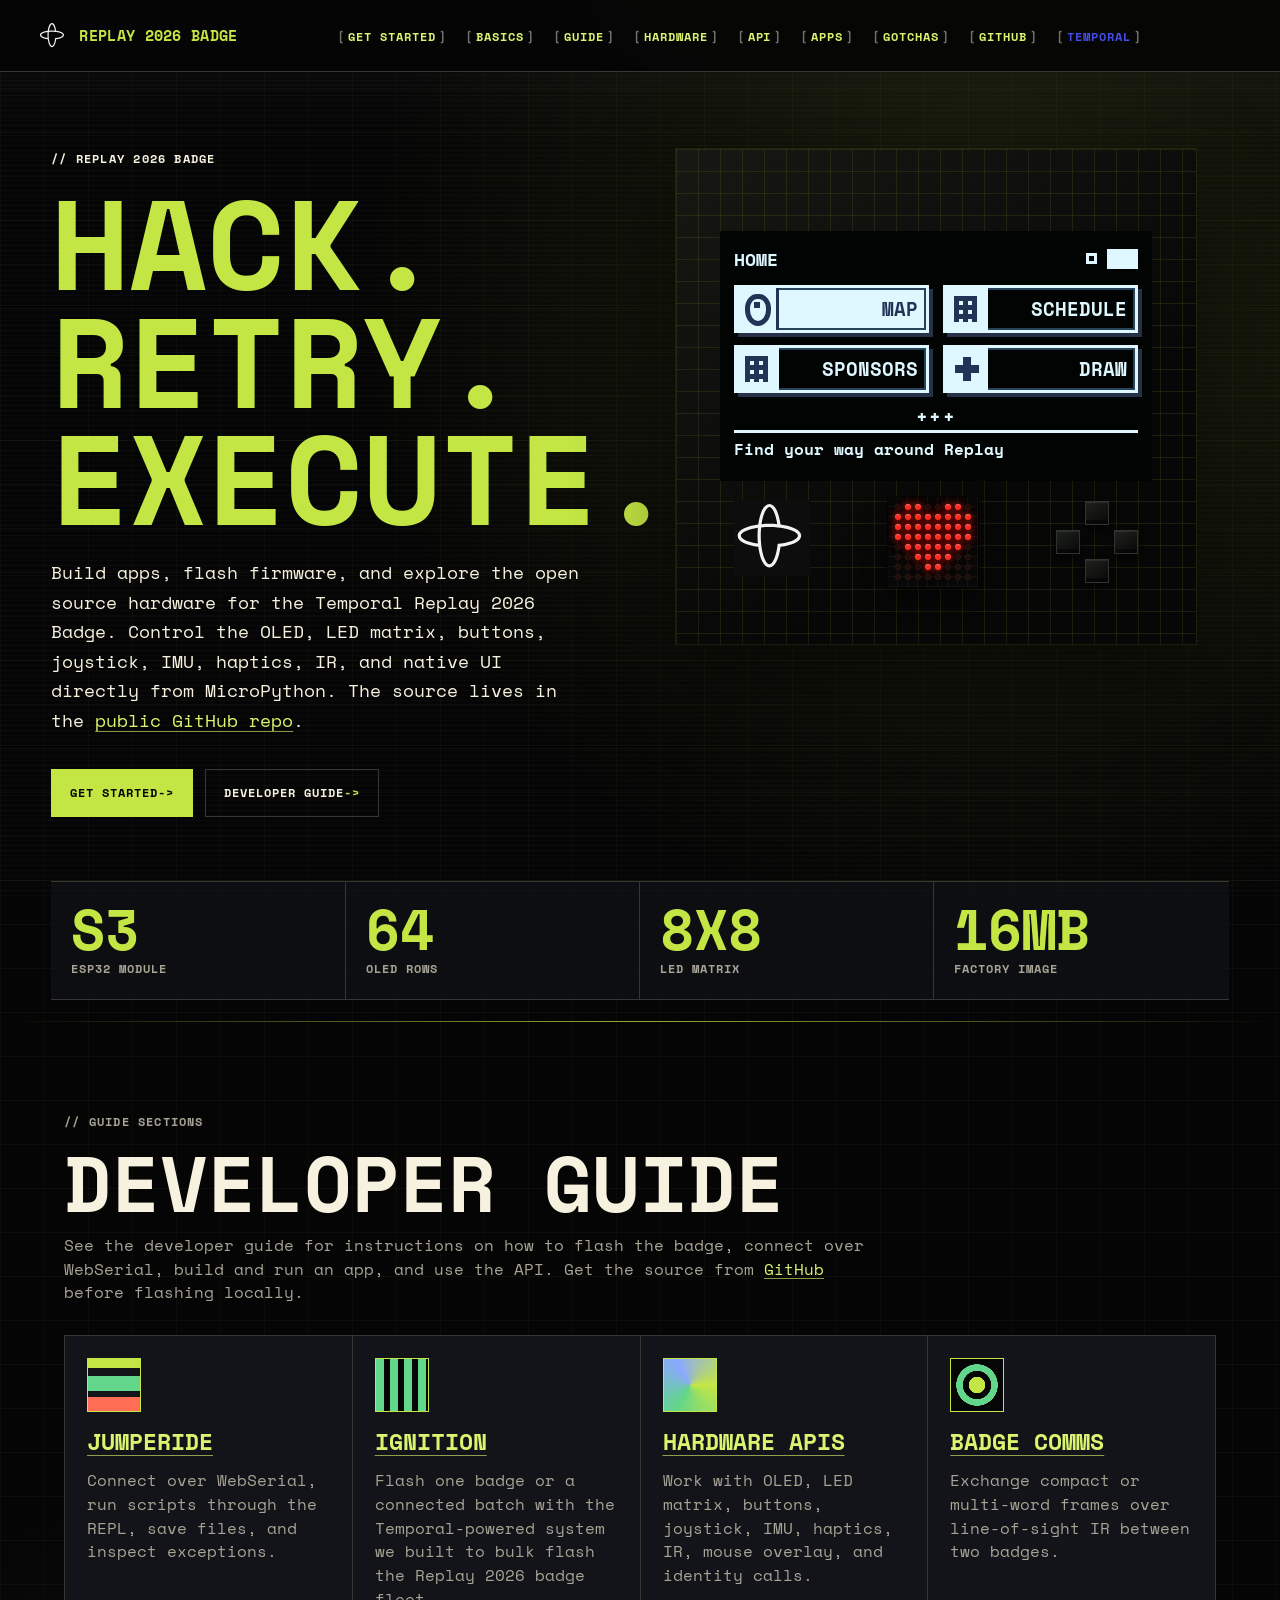
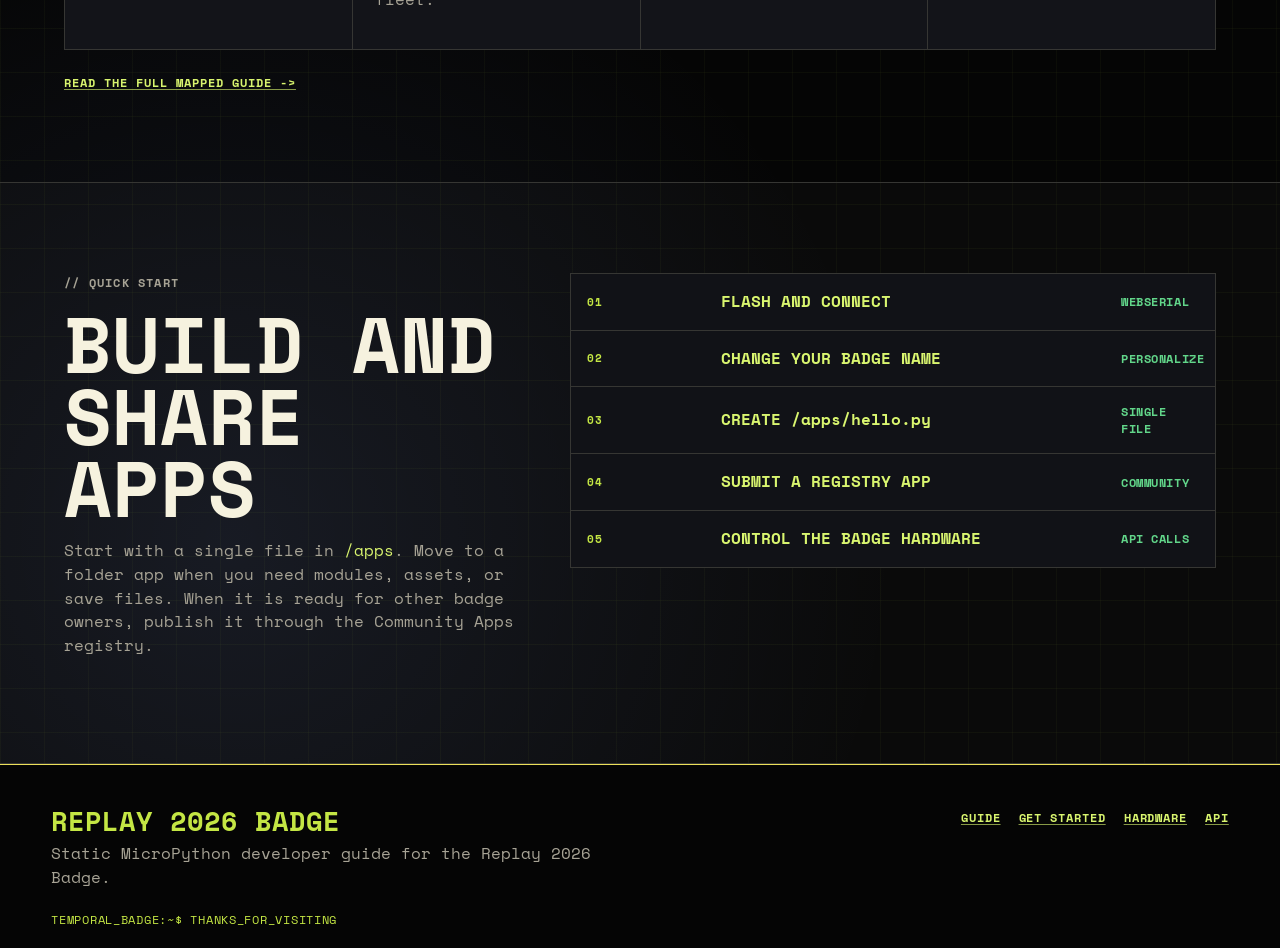
<file: docs/index.html>
<!doctype html>
<html lang="en">
  <head>
    <meta charset="utf-8" />
    <meta name="viewport" content="width=device-width, initial-scale=1" />
    <meta
      name="description"
      content="Replay 2026 Badge MicroPython developer guide, flashing guide, and API reference."
    />
    <title>Replay 2026 Badge</title>
    <link rel="icon" href="favicon.svg" type="image/svg+xml" />
    <link rel="preconnect" href="https://fonts.googleapis.com" />
    <link rel="preconnect" href="https://fonts.gstatic.com" crossorigin />
    <link
      href="https://fonts.googleapis.com/css2?family=Space+Mono:wght@400;700&display=swap"
      rel="stylesheet"
      media="print"
      onload="this.media='all'"
    />
    <noscript>
      <link
        href="https://fonts.googleapis.com/css2?family=Space+Mono:wght@400;700&display=swap"
        rel="stylesheet"
      />
    </noscript>
    <link rel="stylesheet" href="css/base.css" />
    <link rel="stylesheet" href="css/badge.css" />
    <link rel="stylesheet" href="css/responsive.css" />
  </head>
  <body>
    <header class="site-header">
      <a class="brand" href="index.html" aria-label="Replay 2026 Badge home">
        <img
          class="brand-mark"
          src="assets/temporal-symbol.svg"
          alt=""
          aria-hidden="true"
          width="30"
          height="30"
        />
        <span>Replay 2026 Badge</span>
      </a>
      <nav class="site-nav" aria-label="Primary navigation">
        <a href="get-started.html">Get Started</a>
        <a href="basics.html">Basics</a>
        <a href="developer-guide.html">Guide</a>
        <a href="hardware.html">Hardware</a>
        <a href="api-reference.html">API</a>
        <a href="apps.html">Apps</a>
        <a href="hacks.html">Gotchas</a>
        <a href="https://github.com/temporal-community/badge.temporal.io" target="_blank" rel="noopener noreferrer">GitHub</a>
        <a
          class="header-link"
          href="https://temporal.io/"
          target="_blank"
          rel="noopener noreferrer"
          >Temporal</a
        >
      </nav>
    </header>

    <main>
      <section class="hero">
        <div class="hero-copy">
          <p class="eyebrow">// REPLAY 2026 BADGE</p>
          <h1>Hack. Retry. Execute.</h1>
          <p class="lede">
            Build apps, flash firmware, and explore the open source hardware
            for the Temporal Replay 2026 Badge. Control the OLED, LED matrix,
            buttons, joystick, IMU, haptics, IR, and native UI directly from
            MicroPython. The source lives in the
            <a
              href="https://github.com/temporal-community/badge.temporal.io"
              target="_blank"
              rel="noopener noreferrer"
              >public GitHub repo</a
            >.
          </p>
          <div class="hero-actions">
            <a class="button primary" href="get-started.html">Get Started</a>
            <a class="button" href="developer-guide.html">Developer Guide</a>
          </div>
        </div>

        <div
          class="badge-visual"
          aria-label="Stylized Replay 2026 Badge hardware preview"
        >
          <div class="badge-body">
            <div class="screen">
              <div class="badge-menu-top">
                <span>HOME</span>
                <span class="status-icons" aria-hidden="true"
                  ><span class="status-dot"></span><span class="battery"></span
                ></span>
              </div>
              <div class="badge-menu-grid">
                <div class="menu-tile active">
                  <span class="tile-icon map-icon" aria-hidden="true"></span>
                  <strong>MAP</strong>
                </div>
                <div class="menu-tile">
                  <span
                    class="tile-icon calendar-icon"
                    aria-hidden="true"
                  ></span>
                  <strong>SCHEDULE</strong>
                </div>
                <div class="menu-tile">
                  <span class="tile-icon grid-icon" aria-hidden="true"></span>
                  <strong>SPONSORS</strong>
                </div>
                <div class="menu-tile">
                  <span
                    class="tile-icon workflow-icon"
                    aria-hidden="true"
                  ></span>
                  <strong>DRAW</strong>
                </div>
              </div>
              <div class="badge-menu-pager" aria-hidden="true">+++</div>
              <div class="badge-menu-footer">
                <strong>Find your way around Replay</strong>
              </div>
            </div>
            <div class="controls">
              <span></span>
              <div class="led-matrix" role="img" aria-label="8 by 8 LED matrix showing a heart">
                <i></i><i class="on"></i><i class="on"></i><i></i><i></i><i class="on"></i><i class="on"></i><i></i>
                <i class="on"></i><i class="on"></i><i class="on"></i><i class="on"></i><i class="on"></i><i class="on"></i><i class="on"></i><i class="on"></i>
                <i class="on"></i><i class="on"></i><i class="on"></i><i class="on"></i><i class="on"></i><i class="on"></i><i class="on"></i><i class="on"></i>
                <i class="on"></i><i class="on"></i><i class="on"></i><i class="on"></i><i class="on"></i><i class="on"></i><i class="on"></i><i class="on"></i>
                <i></i><i class="on"></i><i class="on"></i><i class="on"></i><i class="on"></i><i class="on"></i><i class="on"></i><i></i>
                <i></i><i></i><i class="on"></i><i class="on"></i><i class="on"></i><i class="on"></i><i></i><i></i>
                <i></i><i></i><i></i><i class="on"></i><i class="on"></i><i></i><i></i><i></i>
                <i></i><i></i><i></i><i></i><i></i><i></i><i></i><i></i>
              </div>
              <span class="dpad" role="img" aria-label="Directional controls">
                <i class="dpad-up"></i>
                <i class="dpad-left"></i>
                <i class="dpad-right"></i>
                <i class="dpad-down"></i>
              </span>
            </div>
          </div>
        </div>

        <div class="stats-strip" aria-label="Badge summary">
          <div><strong>S3</strong><span>ESP32 module</span></div>
          <div><strong>64</strong><span>OLED rows</span></div>
          <div><strong>8x8</strong><span>LED matrix</span></div>
          <div><strong>16MB</strong><span>Factory image</span></div>
        </div>
      </section>

      <section class="section">
        <div class="section-heading">
          <p class="eyebrow">// GUIDE SECTIONS</p>
          <h2>Developer Guide</h2>
          <p>
            See the developer guide for instructions on how to flash the badge,
            connect over WebSerial, build and run an app, and use the API. Get
            the source from
            <a
              href="https://github.com/temporal-community/badge.temporal.io"
              target="_blank"
              rel="noopener noreferrer"
              >GitHub</a
            >
            before flashing locally.
          </p>
        </div>
        <div class="card-grid four">
          <article class="app-card">
            <div class="app-icon trace"></div>
            <h3><a href="https://ide.jumperless.org/" target="_blank" rel="noopener noreferrer">JumperIDE</a></h3>
            <p>
              Connect over WebSerial, run scripts through the REPL, save files,
              and inspect exceptions.
            </p>
          </article>
          <article class="app-card">
            <div class="app-icon pulse"></div>
            <h3><a href="developer-guide.html#flashing">Ignition</a></h3>
            <p>
              Flash one badge or a connected batch with the Temporal-powered
              system we built to bulk flash the Replay 2026 badge fleet.
            </p>
          </article>
          <article class="app-card">
            <div class="app-icon temporal"></div>
            <h3><a href="developer-guide.html#hardware">Hardware APIs</a></h3>
            <p>
              Work with OLED, LED matrix, buttons, joystick, IMU, haptics, IR,
              mouse overlay, and identity calls.
            </p>
          </article>
          <article class="app-card">
            <div class="app-icon signal"></div>
            <h3><a href="developer-guide.html#badge-comms">Badge Comms</a></h3>
            <p>
              Exchange compact or multi-word frames over line-of-sight IR
              between two badges.
            </p>
          </article>
        </div>
        <div class="section-link">
          <a href="developer-guide.html">Read the full mapped guide</a>
        </div>
      </section>

      <section class="section split-band">
        <div>
          <p class="eyebrow">// QUICK START</p>
          <h2>Build And Share Apps</h2>
          <p>
            Start with a single file in <code>/apps</code>. Move to a folder
            app when you need modules, assets, or save files. When it is ready
            for other badge owners, publish it through the Community Apps
            registry.
          </p>
        </div>
        <div class="hack-list">
          <a href="get-started.html">
            <span>01</span>
            <strong>Flash and connect</strong>
            <em>webserial</em>
          </a>
          <a href="basics.html#own-your-badge">
            <span>02</span>
            <strong>Change your badge name</strong>
            <em>personalize</em>
          </a>
          <a href="apps.html">
            <span>03</span>
            <strong>Create <code>/apps/hello.py</code></strong>
            <em>single file</em>
          </a>
          <a href="apps.html#community-apps">
            <span>04</span>
            <strong>Submit a registry app</strong>
            <em>community</em>
          </a>
          <a href="hardware.html">
            <span>05</span>
            <strong>Control the badge hardware</strong>
            <em>api calls</em>
          </a>
        </div>
      </section>
    </main>

    <footer class="site-footer">
      <div>
        <h2>Replay 2026 Badge</h2>
        <p>
          Static MicroPython developer guide for the Replay 2026 Badge.
        </p>
      </div>
      <nav aria-label="Footer navigation">
        <a href="developer-guide.html">Guide</a>
        <a href="get-started.html">Get Started</a>
        <a href="hardware.html">Hardware</a>
        <a href="api-reference.html">API</a>
      </nav>
    </footer>
  </body>
</html>
</file>
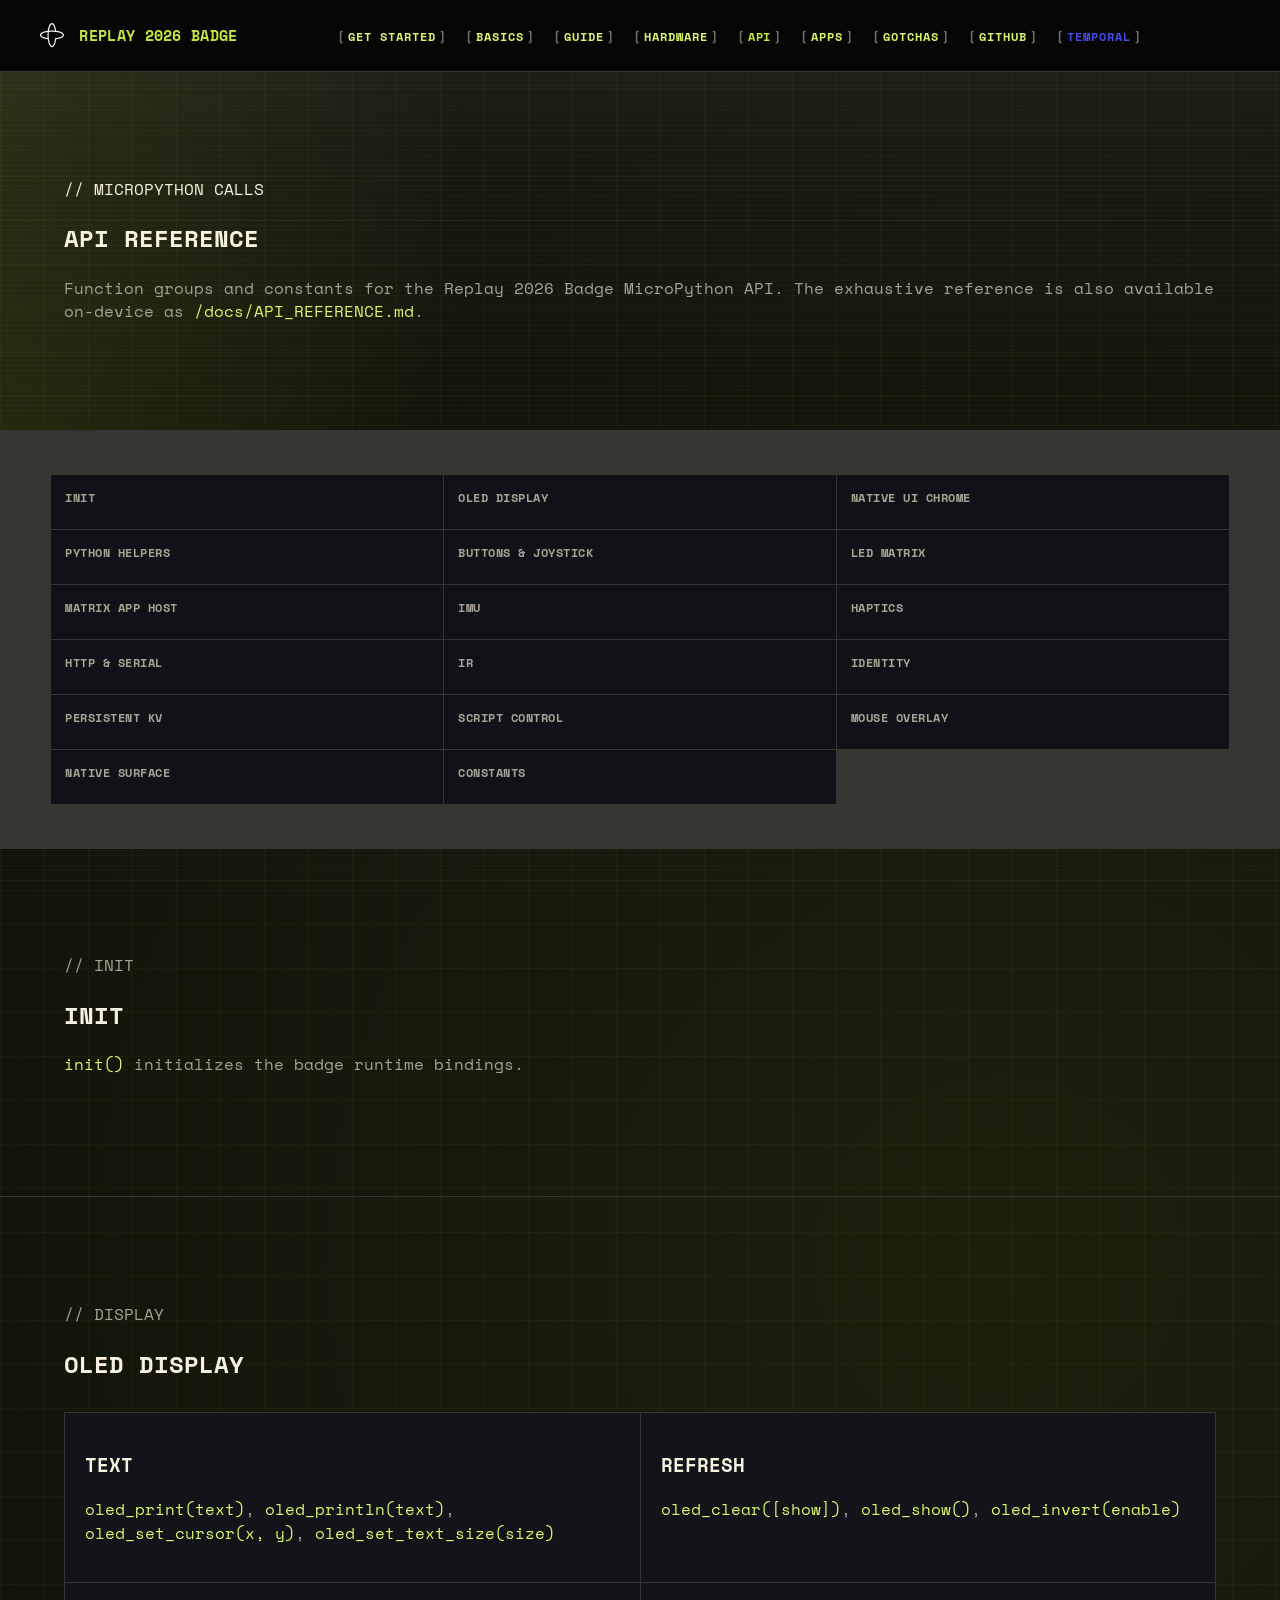
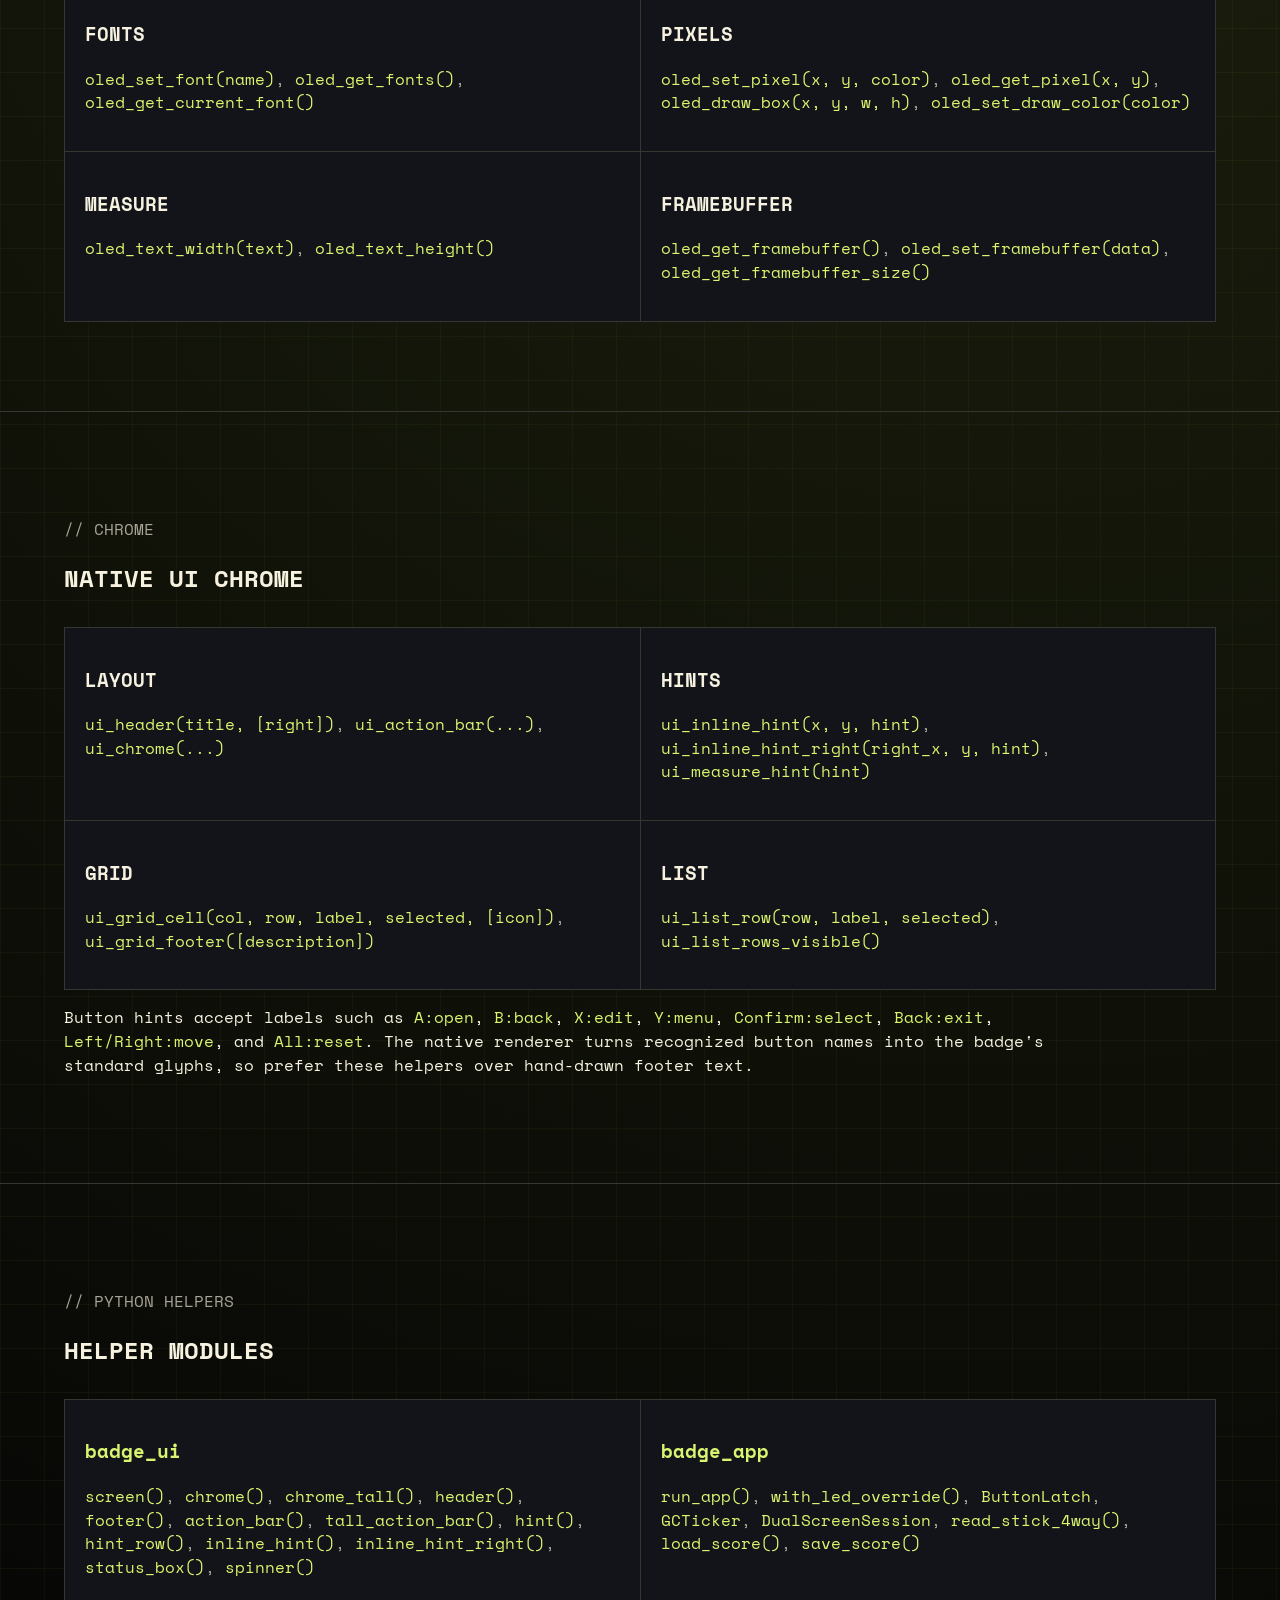
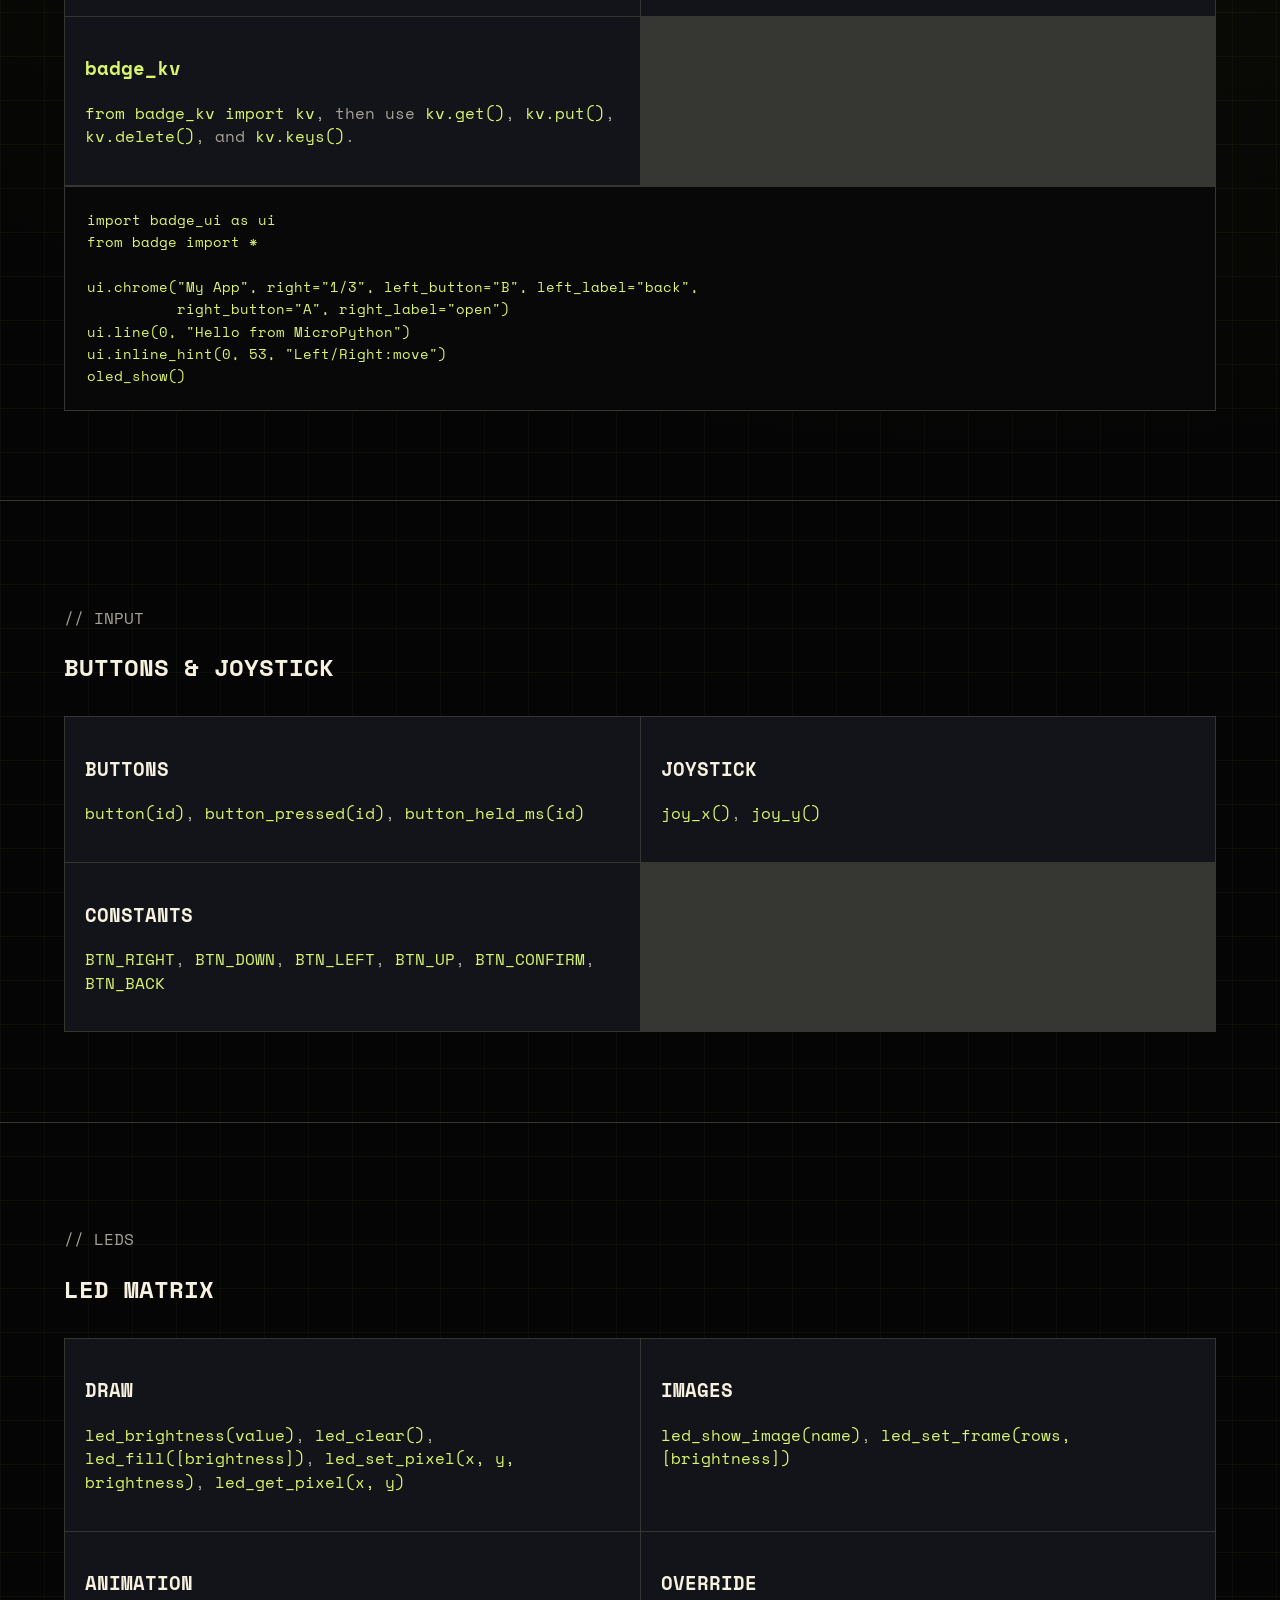
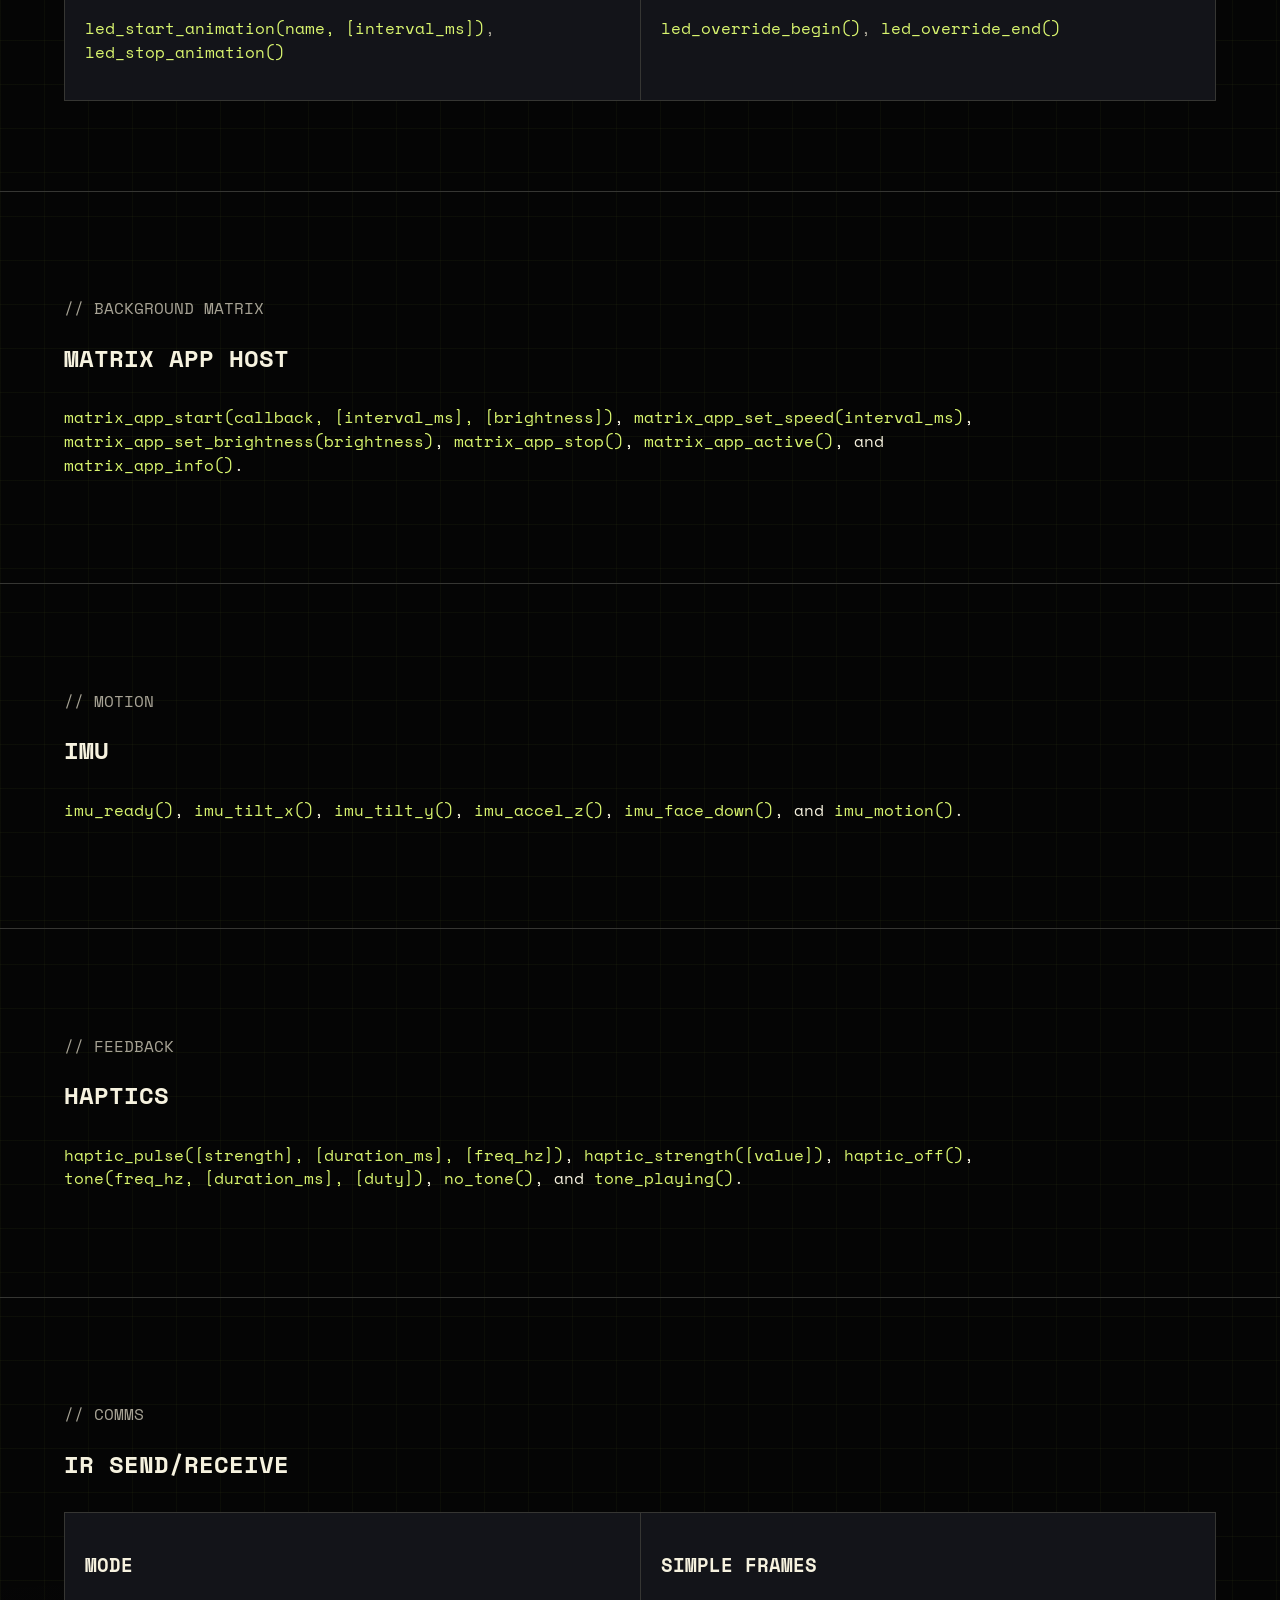
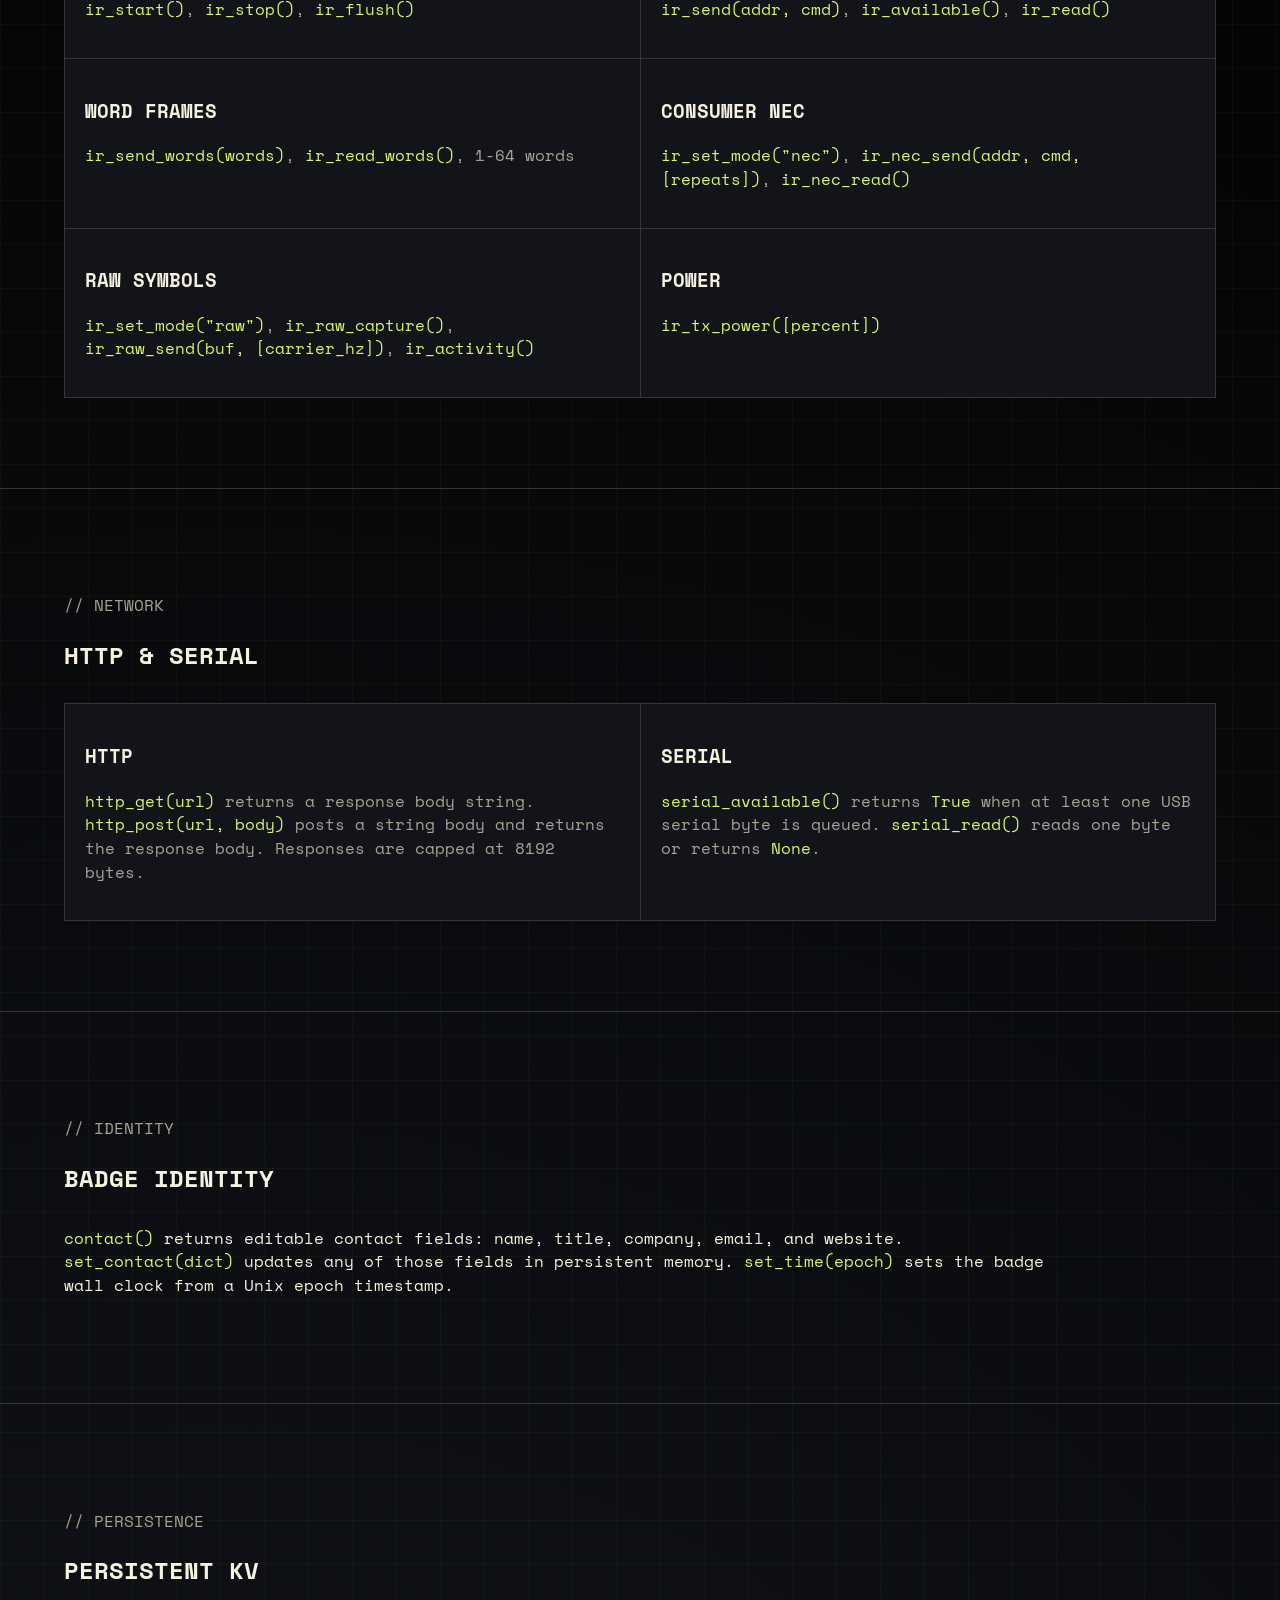
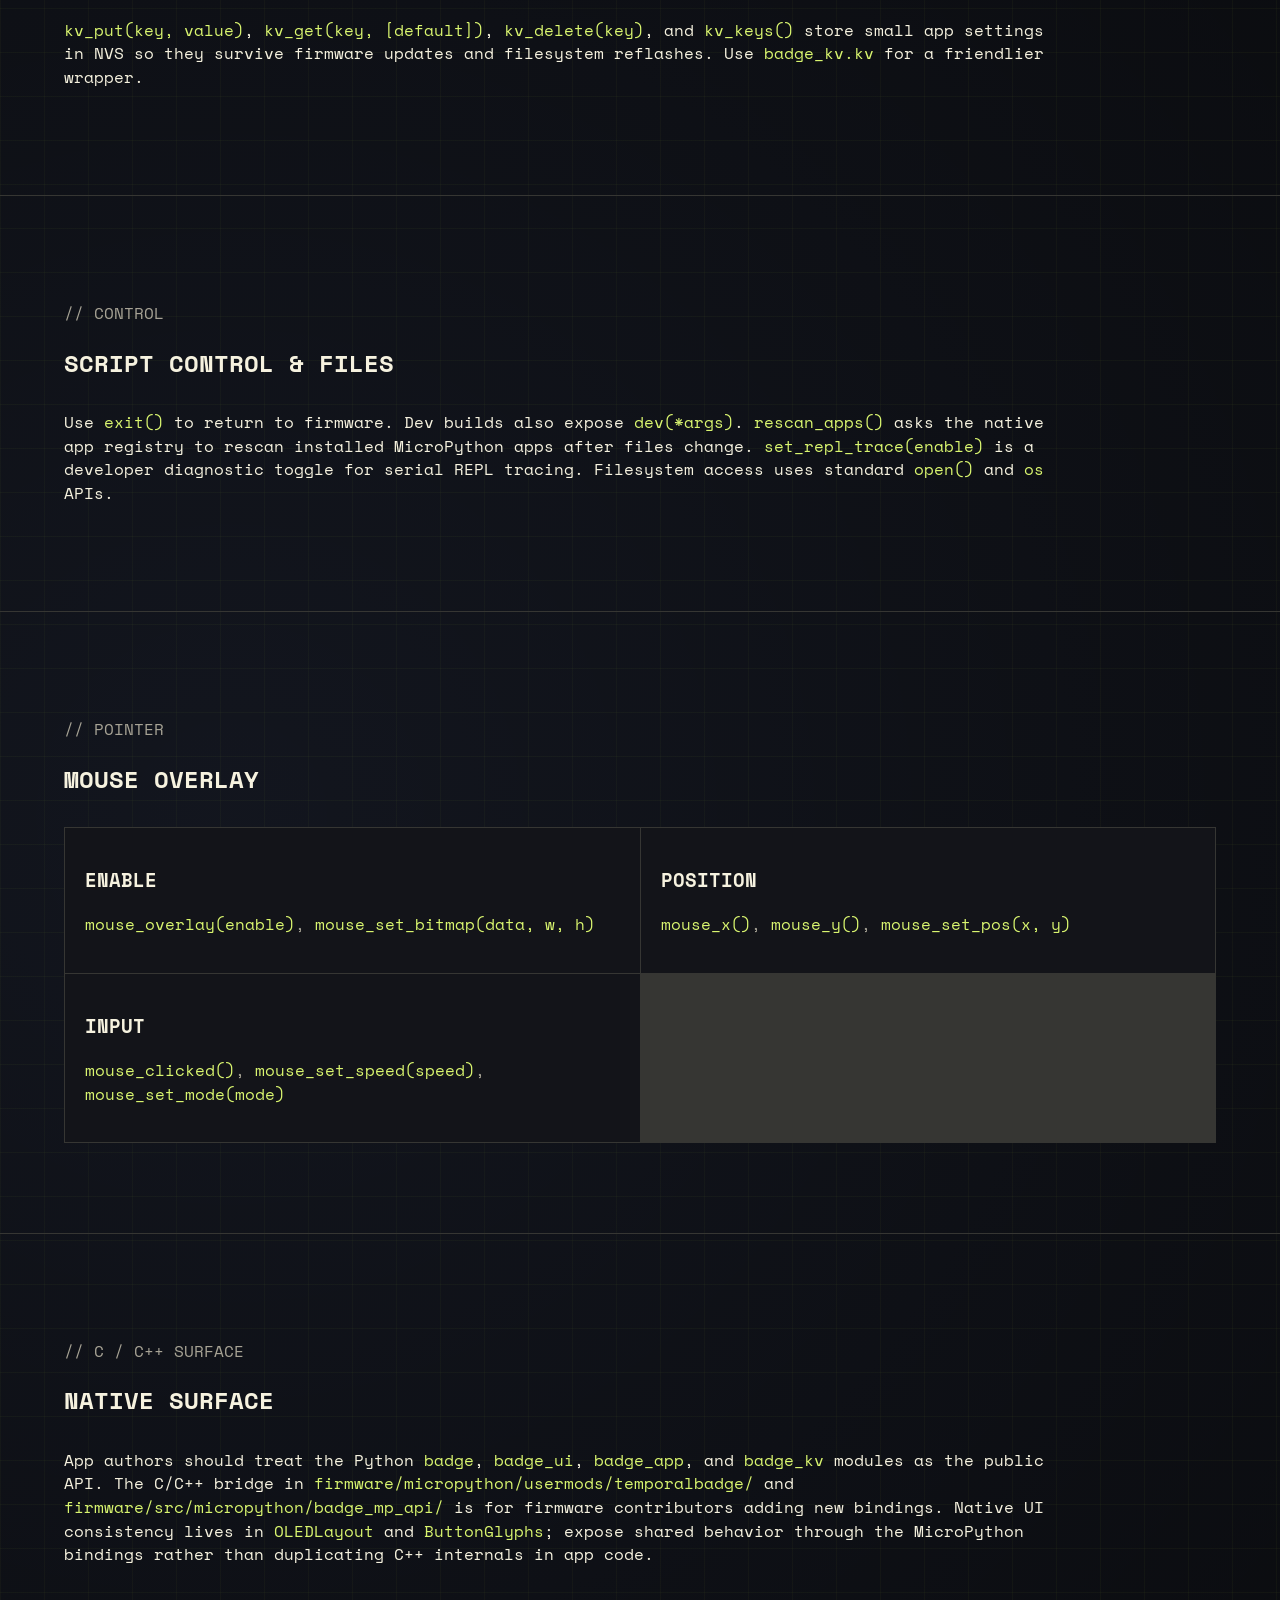
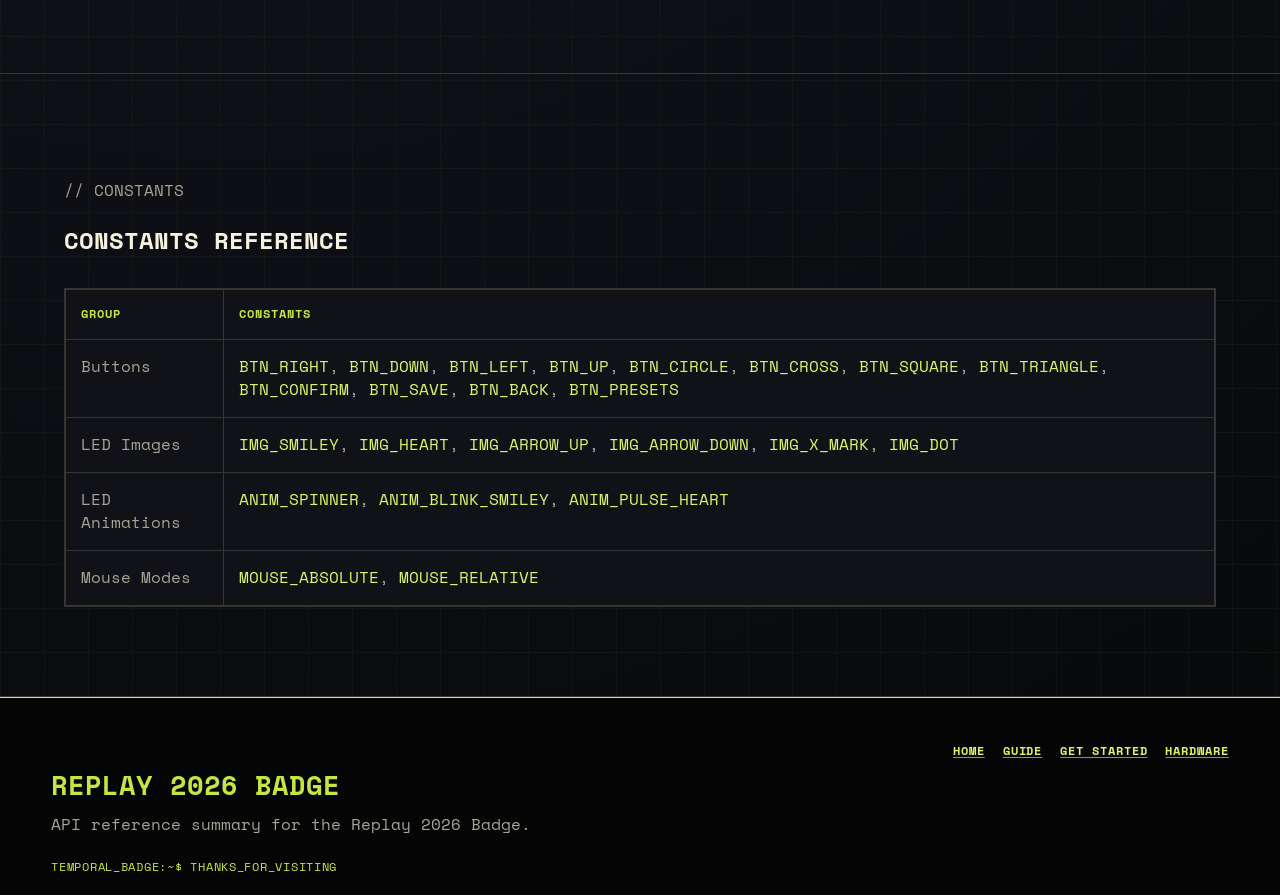
<file: docs/api-reference.html>
<!doctype html>
<html lang="en">
  <head>
    <meta charset="utf-8" />
    <meta name="viewport" content="width=device-width, initial-scale=1" />
    <meta
      name="description"
      content="Replay 2026 Badge MicroPython API reference summary."
    />
    <title>API Reference | Replay 2026 Badge</title>
    <link rel="icon" href="favicon.svg" type="image/svg+xml" />
    <link rel="preconnect" href="https://fonts.googleapis.com" />
    <link rel="preconnect" href="https://fonts.gstatic.com" crossorigin />
    <link
      href="https://fonts.googleapis.com/css2?family=Space+Mono:wght@400;700&display=swap"
      rel="stylesheet"
      media="print"
      onload="this.media='all'"
    />
    <noscript>
      <link
        href="https://fonts.googleapis.com/css2?family=Space+Mono:wght@400;700&display=swap"
        rel="stylesheet"
      />
    </noscript>
    <link rel="stylesheet" href="css/base.css" />
    <link rel="stylesheet" href="css/guide.css" />
    <link rel="stylesheet" href="css/responsive.css" />
  </head>
  <body>
    <header class="site-header">
      <a class="brand" href="index.html">
        <img
          class="brand-mark"
          src="assets/temporal-symbol.svg"
          alt=""
          aria-hidden="true"
          width="30"
          height="30"
        /><span>Replay 2026 Badge</span>
      </a>
      <nav class="site-nav" aria-label="Primary navigation">
        <a href="get-started.html">Get Started</a>
        <a href="basics.html">Basics</a>
        <a href="developer-guide.html">Guide</a>
        <a href="hardware.html">Hardware</a>
        <a aria-current="page" href="api-reference.html">API</a>
        <a href="apps.html">Apps</a>
        <a href="hacks.html">Gotchas</a>
        <a href="https://github.com/temporal-community/badge.temporal.io" target="_blank" rel="noopener noreferrer">GitHub</a>
        <a
          class="header-link"
          href="https://temporal.io/"
          target="_blank"
          rel="noopener noreferrer"
          >Temporal</a
        >
      </nav>
    </header>

    <main>
      <section class="page-hero">
        <p class="eyebrow">// MICROPYTHON CALLS</p>
        <h1>API Reference</h1>
        <p>
          Function groups and constants for the Replay 2026 Badge MicroPython
          API. The exhaustive reference is also available
          on-device as <code>/docs/API_REFERENCE.md</code>.
        </p>
      </section>

      <section class="guide-toc" aria-label="API Reference table of contents">
        <a href="#init">Init</a>
        <a href="#oled">OLED Display</a>
        <a href="#ui">Native UI Chrome</a>
        <a href="#python-helpers">Python Helpers</a>
        <a href="#input">Buttons &amp; Joystick</a>
        <a href="#matrix">LED Matrix</a>
        <a href="#matrix-host">Matrix App Host</a>
        <a href="#imu">IMU</a>
        <a href="#haptics">Haptics</a>
        <a href="#network">HTTP &amp; Serial</a>
        <a href="#ir">IR</a>
        <a href="#identity">Identity</a>
        <a href="#kv">Persistent KV</a>
        <a href="#script">Script Control</a>
        <a href="#mouse">Mouse Overlay</a>
        <a href="#native">Native Surface</a>
        <a href="#constants">Constants</a>
      </section>

      <section class="section guide-section" id="init">
        <div class="section-heading">
          <p class="eyebrow">// INIT</p>
          <h2>Init</h2>
          <p><code>init()</code> initializes the badge runtime bindings.</p>
        </div>
      </section>

      <section class="section guide-section" id="oled">
        <div class="section-heading">
          <p class="eyebrow">// DISPLAY</p>
          <h2>OLED Display</h2>
        </div>
        <div class="api-grid dense">
          <article><h3>Text</h3><p><code>oled_print(text)</code>, <code>oled_println(text)</code>, <code>oled_set_cursor(x, y)</code>, <code>oled_set_text_size(size)</code></p></article>
          <article><h3>Refresh</h3><p><code>oled_clear([show])</code>, <code>oled_show()</code>, <code>oled_invert(enable)</code></p></article>
          <article><h3>Fonts</h3><p><code>oled_set_font(name)</code>, <code>oled_get_fonts()</code>, <code>oled_get_current_font()</code></p></article>
          <article><h3>Pixels</h3><p><code>oled_set_pixel(x, y, color)</code>, <code>oled_get_pixel(x, y)</code>, <code>oled_draw_box(x, y, w, h)</code>, <code>oled_set_draw_color(color)</code></p></article>
          <article><h3>Measure</h3><p><code>oled_text_width(text)</code>, <code>oled_text_height()</code></p></article>
          <article><h3>Framebuffer</h3><p><code>oled_get_framebuffer()</code>, <code>oled_set_framebuffer(data)</code>, <code>oled_get_framebuffer_size()</code></p></article>
        </div>
      </section>

      <section class="section guide-section" id="ui">
        <div class="section-heading">
          <p class="eyebrow">// CHROME</p>
          <h2>Native UI Chrome</h2>
        </div>
        <div class="api-grid dense">
          <article><h3>Layout</h3><p><code>ui_header(title, [right])</code>, <code>ui_action_bar(...)</code>, <code>ui_chrome(...)</code></p></article>
          <article><h3>Hints</h3><p><code>ui_inline_hint(x, y, hint)</code>, <code>ui_inline_hint_right(right_x, y, hint)</code>, <code>ui_measure_hint(hint)</code></p></article>
          <article><h3>Grid</h3><p><code>ui_grid_cell(col, row, label, selected, [icon])</code>, <code>ui_grid_footer([description])</code></p></article>
          <article><h3>List</h3><p><code>ui_list_row(row, label, selected)</code>, <code>ui_list_rows_visible()</code></p></article>
        </div>
        <p class="lede narrow">
          Button hints accept labels such as <code>A:open</code>,
          <code>B:back</code>, <code>X:edit</code>, <code>Y:menu</code>,
          <code>Confirm:select</code>, <code>Back:exit</code>,
          <code>Left/Right:move</code>, and <code>All:reset</code>.
          The native renderer turns recognized button names into the badge's
          standard glyphs, so prefer these helpers over hand-drawn footer text.
        </p>
      </section>

      <section class="section guide-section" id="python-helpers">
        <div class="section-heading">
          <p class="eyebrow">// PYTHON HELPERS</p>
          <h2>Helper Modules</h2>
        </div>
        <div class="api-grid dense">
          <article><h3><code>badge_ui</code></h3><p><code>screen()</code>, <code>chrome()</code>, <code>chrome_tall()</code>, <code>header()</code>, <code>footer()</code>, <code>action_bar()</code>, <code>tall_action_bar()</code>, <code>hint()</code>, <code>hint_row()</code>, <code>inline_hint()</code>, <code>inline_hint_right()</code>, <code>status_box()</code>, <code>spinner()</code></p></article>
          <article><h3><code>badge_app</code></h3><p><code>run_app()</code>, <code>with_led_override()</code>, <code>ButtonLatch</code>, <code>GCTicker</code>, <code>DualScreenSession</code>, <code>read_stick_4way()</code>, <code>load_score()</code>, <code>save_score()</code></p></article>
          <article><h3><code>badge_kv</code></h3><p><code>from badge_kv import kv</code>, then use <code>kv.get()</code>, <code>kv.put()</code>, <code>kv.delete()</code>, and <code>kv.keys()</code>.</p></article>
        </div>
        <pre class="code-block"><code>import badge_ui as ui
from badge import *

ui.chrome("My App", right="1/3", left_button="B", left_label="back",
          right_button="A", right_label="open")
ui.line(0, "Hello from MicroPython")
ui.inline_hint(0, 53, "Left/Right:move")
oled_show()</code></pre>
      </section>

      <section class="section guide-section" id="input">
        <div class="section-heading">
          <p class="eyebrow">// INPUT</p>
          <h2>Buttons &amp; Joystick</h2>
        </div>
        <div class="api-grid dense">
          <article><h3>Buttons</h3><p><code>button(id)</code>, <code>button_pressed(id)</code>, <code>button_held_ms(id)</code></p></article>
          <article><h3>Joystick</h3><p><code>joy_x()</code>, <code>joy_y()</code></p></article>
          <article><h3>Constants</h3><p><code>BTN_RIGHT</code>, <code>BTN_DOWN</code>, <code>BTN_LEFT</code>, <code>BTN_UP</code>, <code>BTN_CONFIRM</code>, <code>BTN_BACK</code></p></article>
        </div>
      </section>

      <section class="section guide-section" id="matrix">
        <div class="section-heading">
          <p class="eyebrow">// LEDS</p>
          <h2>LED Matrix</h2>
        </div>
        <div class="api-grid dense">
          <article><h3>Draw</h3><p><code>led_brightness(value)</code>, <code>led_clear()</code>, <code>led_fill([brightness])</code>, <code>led_set_pixel(x, y, brightness)</code>, <code>led_get_pixel(x, y)</code></p></article>
          <article><h3>Images</h3><p><code>led_show_image(name)</code>, <code>led_set_frame(rows, [brightness])</code></p></article>
          <article><h3>Animation</h3><p><code>led_start_animation(name, [interval_ms])</code>, <code>led_stop_animation()</code></p></article>
          <article><h3>Override</h3><p><code>led_override_begin()</code>, <code>led_override_end()</code></p></article>
        </div>
      </section>

      <section class="section guide-section" id="matrix-host">
        <div class="section-heading">
          <p class="eyebrow">// BACKGROUND MATRIX</p>
          <h2>Matrix App Host</h2>
        </div>
        <p class="lede narrow">
          <code>matrix_app_start(callback, [interval_ms], [brightness])</code>,
          <code>matrix_app_set_speed(interval_ms)</code>,
          <code>matrix_app_set_brightness(brightness)</code>,
          <code>matrix_app_stop()</code>, <code>matrix_app_active()</code>, and
          <code>matrix_app_info()</code>.
        </p>
      </section>

      <section class="section guide-section" id="imu">
        <div class="section-heading">
          <p class="eyebrow">// MOTION</p>
          <h2>IMU</h2>
        </div>
        <p class="lede narrow">
          <code>imu_ready()</code>, <code>imu_tilt_x()</code>,
          <code>imu_tilt_y()</code>, <code>imu_accel_z()</code>,
          <code>imu_face_down()</code>, and <code>imu_motion()</code>.
        </p>
      </section>

      <section class="section guide-section" id="haptics">
        <div class="section-heading">
          <p class="eyebrow">// FEEDBACK</p>
          <h2>Haptics</h2>
        </div>
        <p class="lede narrow">
          <code>haptic_pulse([strength], [duration_ms], [freq_hz])</code>,
          <code>haptic_strength([value])</code>, <code>haptic_off()</code>,
          <code>tone(freq_hz, [duration_ms], [duty])</code>,
          <code>no_tone()</code>, and <code>tone_playing()</code>.
        </p>
      </section>

      <section class="section guide-section" id="ir">
        <div class="section-heading">
          <p class="eyebrow">// COMMS</p>
          <h2>IR Send/Receive</h2>
        </div>
        <div class="api-grid dense">
          <article><h3>Mode</h3><p><code>ir_start()</code>, <code>ir_stop()</code>, <code>ir_flush()</code></p></article>
          <article><h3>Simple Frames</h3><p><code>ir_send(addr, cmd)</code>, <code>ir_available()</code>, <code>ir_read()</code></p></article>
          <article><h3>Word Frames</h3><p><code>ir_send_words(words)</code>, <code>ir_read_words()</code>, 1-64 words</p></article>
          <article><h3>Consumer NEC</h3><p><code>ir_set_mode("nec")</code>, <code>ir_nec_send(addr, cmd, [repeats])</code>, <code>ir_nec_read()</code></p></article>
          <article><h3>Raw Symbols</h3><p><code>ir_set_mode("raw")</code>, <code>ir_raw_capture()</code>, <code>ir_raw_send(buf, [carrier_hz])</code>, <code>ir_activity()</code></p></article>
          <article><h3>Power</h3><p><code>ir_tx_power([percent])</code></p></article>
        </div>
      </section>

      <section class="section guide-section" id="network">
        <div class="section-heading">
          <p class="eyebrow">// NETWORK</p>
          <h2>HTTP &amp; Serial</h2>
        </div>
        <div class="api-grid dense">
          <article><h3>HTTP</h3><p><code>http_get(url)</code> returns a response body string. <code>http_post(url, body)</code> posts a string body and returns the response body. Responses are capped at 8192 bytes.</p></article>
          <article><h3>Serial</h3><p><code>serial_available()</code> returns <code>True</code> when at least one USB serial byte is queued. <code>serial_read()</code> reads one byte or returns <code>None</code>.</p></article>
        </div>
      </section>

      <section class="section guide-section" id="identity">
        <div class="section-heading">
          <p class="eyebrow">// IDENTITY</p>
          <h2>Badge Identity</h2>
        </div>
        <p class="lede narrow">
          <code>contact()</code> returns editable contact fields:
          name, title, company, email, and website.
          <code>set_contact(dict)</code> updates any of those fields in
          persistent memory. <code>set_time(epoch)</code> sets the badge wall
          clock from a Unix epoch timestamp.
        </p>
      </section>

      <section class="section guide-section" id="kv">
        <div class="section-heading">
          <p class="eyebrow">// PERSISTENCE</p>
          <h2>Persistent KV</h2>
        </div>
        <p class="lede narrow">
          <code>kv_put(key, value)</code>, <code>kv_get(key, [default])</code>,
          <code>kv_delete(key)</code>, and <code>kv_keys()</code> store small
          app settings in NVS so they survive firmware updates and filesystem
          reflashes. Use <code>badge_kv.kv</code> for a friendlier wrapper.
        </p>
      </section>

      <section class="section guide-section" id="script">
        <div class="section-heading">
          <p class="eyebrow">// CONTROL</p>
          <h2>Script Control &amp; Files</h2>
        </div>
        <p class="lede narrow">
          Use <code>exit()</code> to return to firmware. Dev builds also expose
          <code>dev(*args)</code>. <code>rescan_apps()</code> asks the native
          app registry to rescan installed MicroPython apps after files change.
          <code>set_repl_trace(enable)</code> is a developer diagnostic toggle
          for serial REPL tracing.
          Filesystem access uses standard
          <code>open()</code> and <code>os</code> APIs.
        </p>
      </section>

      <section class="section guide-section" id="mouse">
        <div class="section-heading">
          <p class="eyebrow">// POINTER</p>
          <h2>Mouse Overlay</h2>
        </div>
        <div class="api-grid dense">
          <article><h3>Enable</h3><p><code>mouse_overlay(enable)</code>, <code>mouse_set_bitmap(data, w, h)</code></p></article>
          <article><h3>Position</h3><p><code>mouse_x()</code>, <code>mouse_y()</code>, <code>mouse_set_pos(x, y)</code></p></article>
          <article><h3>Input</h3><p><code>mouse_clicked()</code>, <code>mouse_set_speed(speed)</code>, <code>mouse_set_mode(mode)</code></p></article>
        </div>
      </section>

      <section class="section guide-section" id="native">
        <div class="section-heading">
          <p class="eyebrow">// C / C++ SURFACE</p>
          <h2>Native Surface</h2>
        </div>
        <p class="lede narrow">
          App authors should treat the Python <code>badge</code>,
          <code>badge_ui</code>, <code>badge_app</code>, and
          <code>badge_kv</code> modules as the public API. The C/C++ bridge in
          <code>firmware/micropython/usermods/temporalbadge/</code> and
          <code>firmware/src/micropython/badge_mp_api/</code> is for firmware
          contributors adding new bindings. Native UI consistency lives in
          <code>OLEDLayout</code> and <code>ButtonGlyphs</code>; expose shared
          behavior through the MicroPython bindings rather than duplicating C++
          internals in app code.
        </p>
      </section>

      <section class="section guide-section" id="constants">
        <div class="section-heading">
          <p class="eyebrow">// CONSTANTS</p>
          <h2>Constants Reference</h2>
        </div>
        <div class="table-wrap">
          <table>
            <thead>
              <tr>
                <th>Group</th>
                <th>Constants</th>
              </tr>
            </thead>
            <tbody>
              <tr>
                <td>Buttons</td>
                <td><code>BTN_RIGHT</code>, <code>BTN_DOWN</code>, <code>BTN_LEFT</code>, <code>BTN_UP</code>, <code>BTN_CIRCLE</code>, <code>BTN_CROSS</code>, <code>BTN_SQUARE</code>, <code>BTN_TRIANGLE</code>, <code>BTN_CONFIRM</code>, <code>BTN_SAVE</code>, <code>BTN_BACK</code>, <code>BTN_PRESETS</code></td>
              </tr>
              <tr>
                <td>LED Images</td>
                <td><code>IMG_SMILEY</code>, <code>IMG_HEART</code>, <code>IMG_ARROW_UP</code>, <code>IMG_ARROW_DOWN</code>, <code>IMG_X_MARK</code>, <code>IMG_DOT</code></td>
              </tr>
              <tr>
                <td>LED Animations</td>
                <td><code>ANIM_SPINNER</code>, <code>ANIM_BLINK_SMILEY</code>, <code>ANIM_PULSE_HEART</code></td>
              </tr>
              <tr>
                <td>Mouse Modes</td>
                <td><code>MOUSE_ABSOLUTE</code>, <code>MOUSE_RELATIVE</code></td>
              </tr>
            </tbody>
          </table>
        </div>
      </section>
    </main>

    <footer class="site-footer">
      <div>
        <h2>Replay 2026 Badge</h2>
        <p>API reference summary for the Replay 2026 Badge.</p>
      </div>
      <nav aria-label="Footer navigation">
        <a href="index.html">Home</a>
        <a href="developer-guide.html">Guide</a>
        <a href="get-started.html">Get Started</a>
        <a href="hardware.html">Hardware</a>
      </nav>
    </footer>
  </body>
</html>
</file>
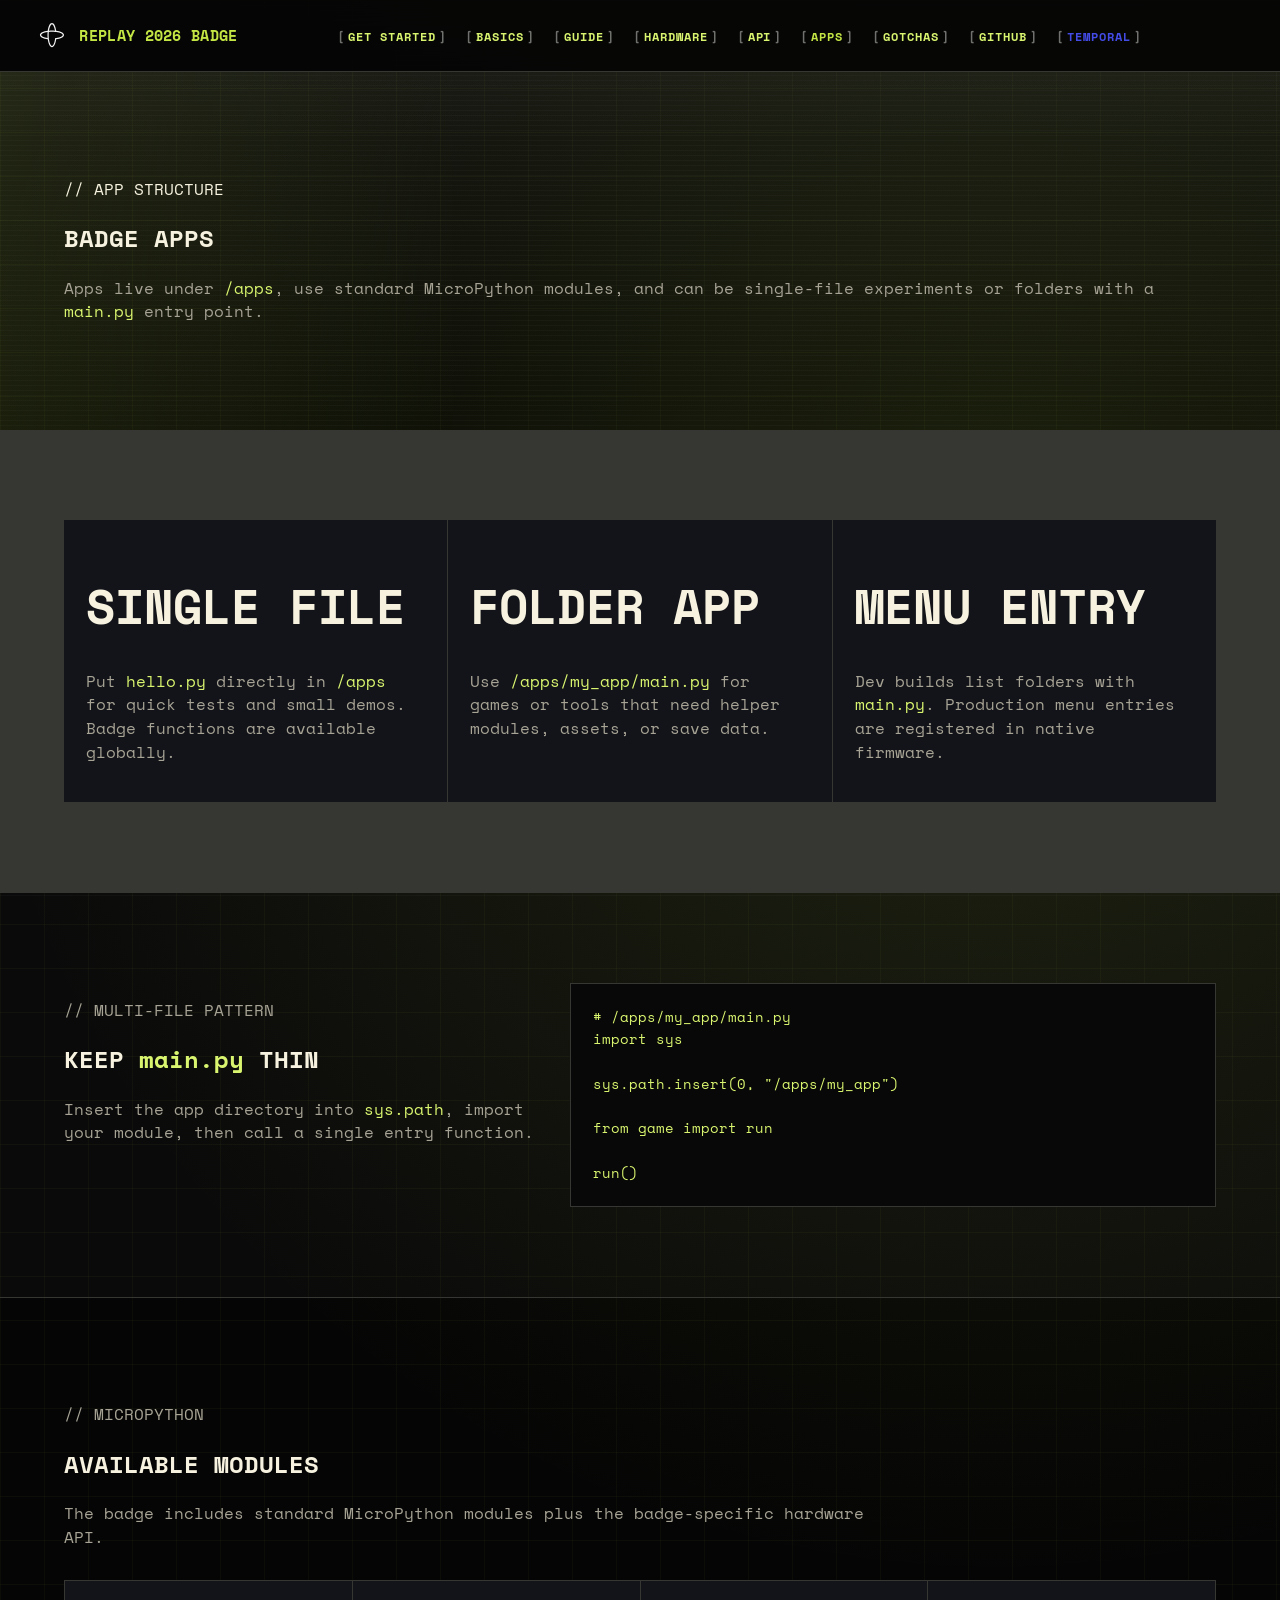
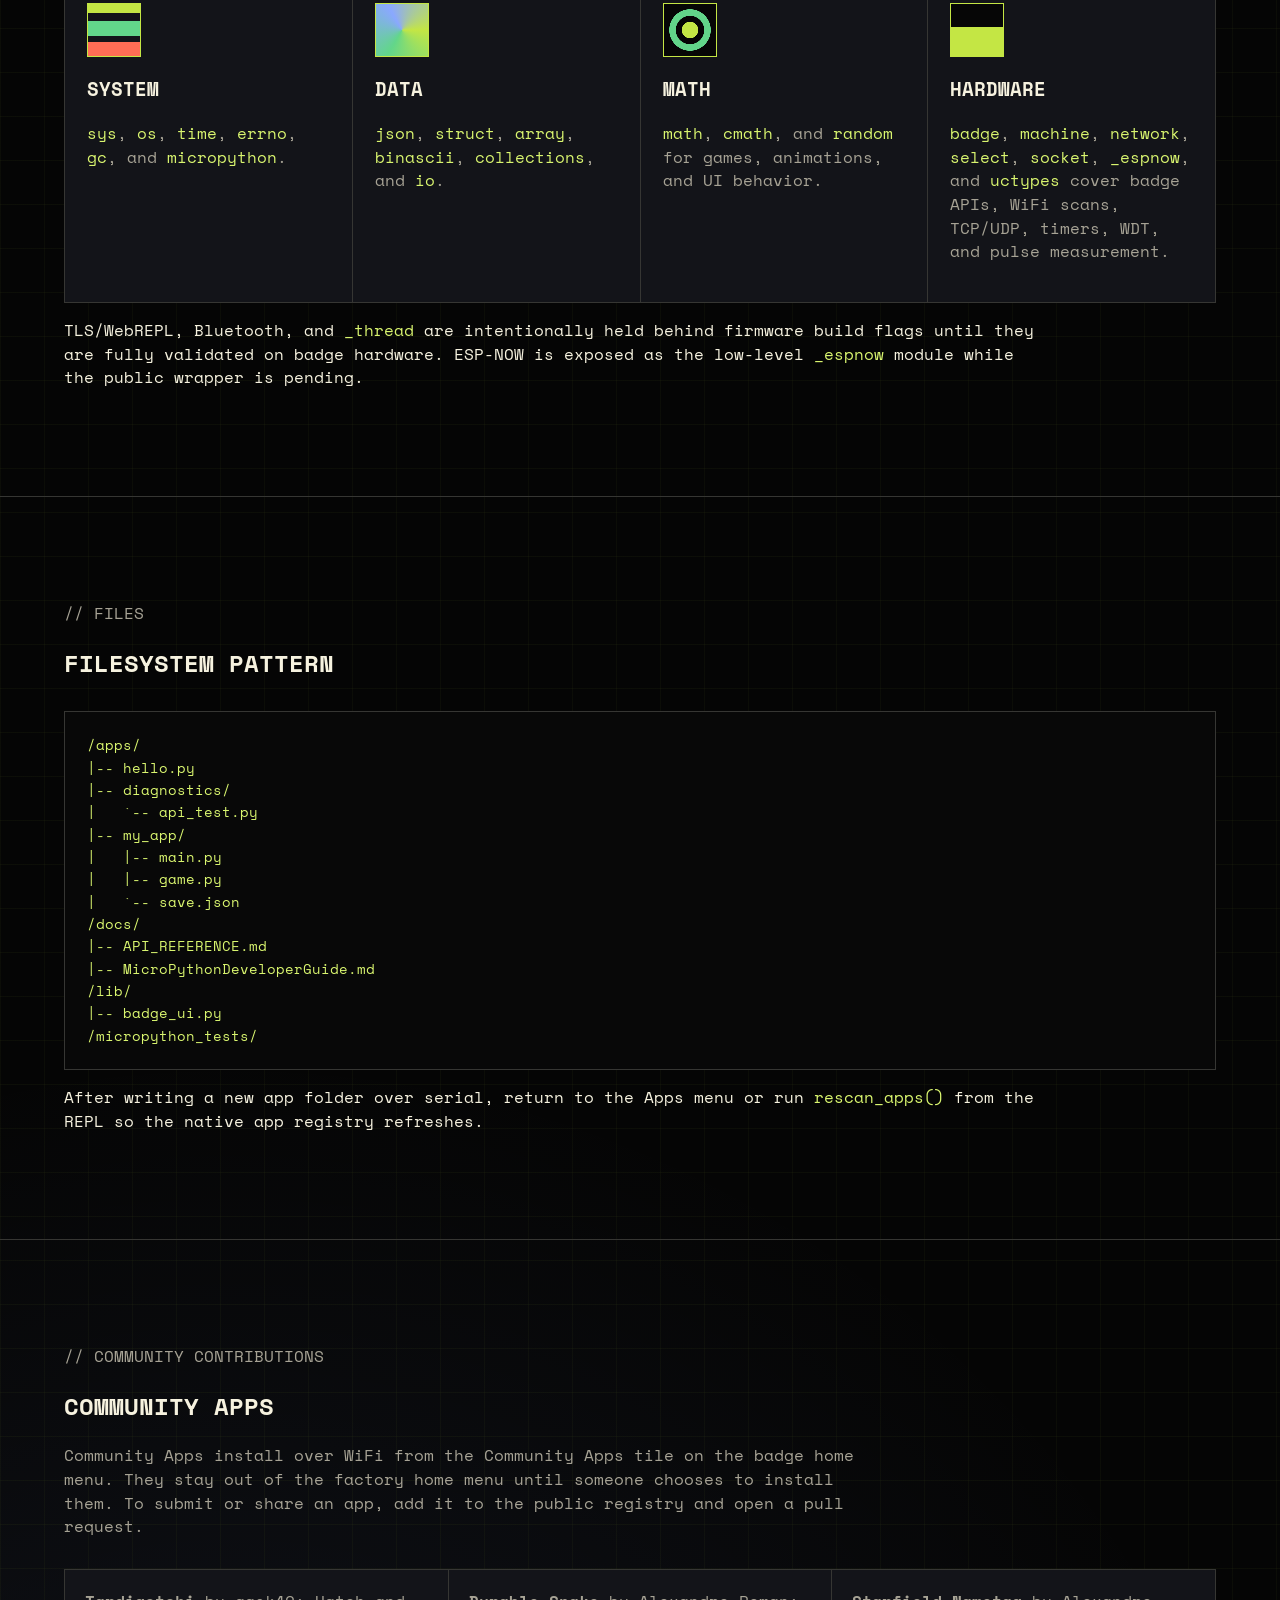
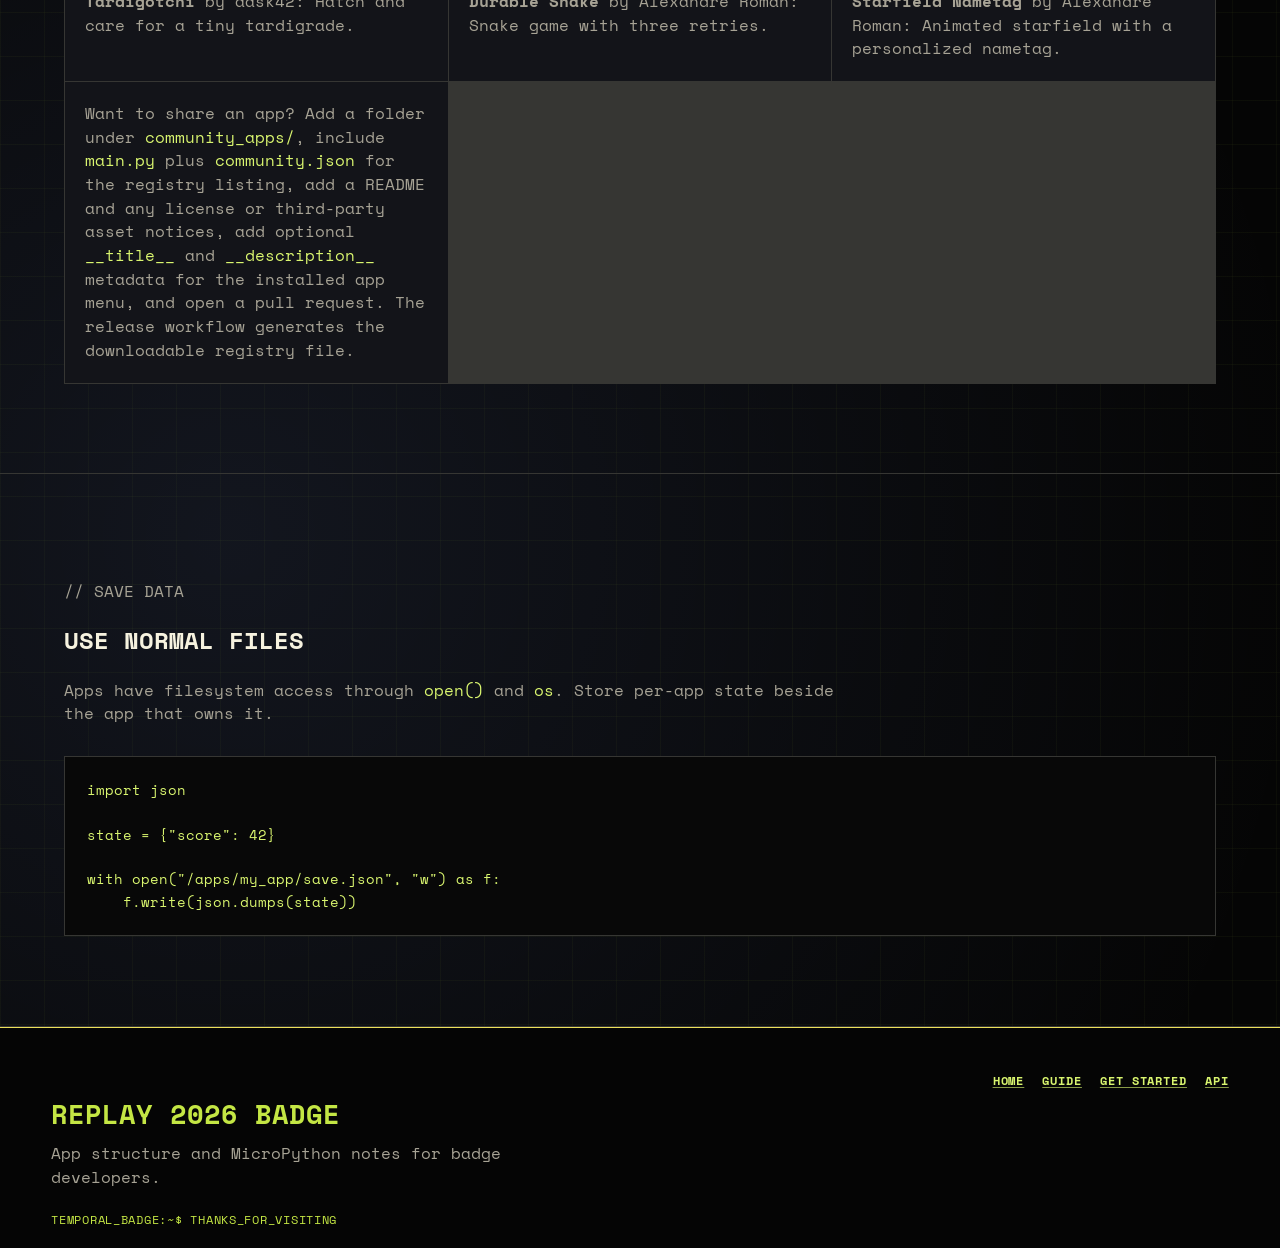
<file: docs/apps.html>
<!doctype html>
<html lang="en">
  <head>
    <meta charset="utf-8" />
    <meta name="viewport" content="width=device-width, initial-scale=1" />
    <meta
      name="description"
      content="Replay 2026 Badge MicroPython app structure and filesystem notes."
    />
    <title>Apps | Replay 2026 Badge</title>
    <link rel="icon" href="favicon.svg" type="image/svg+xml" />
    <link rel="preconnect" href="https://fonts.googleapis.com" />
    <link rel="preconnect" href="https://fonts.gstatic.com" crossorigin />
    <link
      href="https://fonts.googleapis.com/css2?family=Space+Mono:wght@400;700&display=swap"
      rel="stylesheet"
      media="print"
      onload="this.media='all'"
    />
    <noscript>
      <link
        href="https://fonts.googleapis.com/css2?family=Space+Mono:wght@400;700&display=swap"
        rel="stylesheet"
      />
    </noscript>
    <link rel="stylesheet" href="css/base.css" />
    <link rel="stylesheet" href="css/components.css" />
    <link rel="stylesheet" href="css/guide.css" />
    <link rel="stylesheet" href="css/responsive.css" />
  </head>
  <body>
    <header class="site-header">
      <a class="brand" href="index.html">
        <img
          class="brand-mark"
          src="assets/temporal-symbol.svg"
          alt=""
          aria-hidden="true"
          width="30"
          height="30"
        /><span>Replay 2026 Badge</span>
      </a>
      <nav class="site-nav" aria-label="Primary navigation">
        <a href="get-started.html">Get Started</a>
        <a href="basics.html">Basics</a>
        <a href="developer-guide.html">Guide</a>
        <a href="hardware.html">Hardware</a>
        <a href="api-reference.html">API</a>
        <a aria-current="page" href="apps.html">Apps</a>
        <a href="hacks.html">Gotchas</a>
        <a href="https://github.com/temporal-community/badge.temporal.io" target="_blank" rel="noopener noreferrer">GitHub</a>
        <a
          class="header-link"
          href="https://temporal.io/"
          target="_blank"
          rel="noopener noreferrer"
          >Temporal</a
        >
      </nav>
    </header>

    <main>
      <section class="page-hero">
        <p class="eyebrow">// APP STRUCTURE</p>
        <h1>Badge Apps</h1>
        <p>
          Apps live under <code>/apps</code>, use standard MicroPython modules,
          and can be single-file experiments or folders with a
          <code>main.py</code> entry point.
        </p>
      </section>

      <section class="feature-row" aria-label="App structure options">
        <article>
          <h2>Single File</h2>
          <p>
            Put <code>hello.py</code> directly in <code>/apps</code> for quick
            tests and small demos. Badge functions are available globally.
          </p>
        </article>
        <article>
          <h2>Folder App</h2>
          <p>
            Use <code>/apps/my_app/main.py</code> for games or tools that need
            helper modules, assets, or save data.
          </p>
        </article>
        <article>
          <h2>Menu Entry</h2>
          <p>
            Dev builds list folders with <code>main.py</code>. Production menu
            entries are registered in native firmware.
          </p>
        </article>
      </section>

      <section class="section split-band">
        <div>
          <p class="eyebrow">// MULTI-FILE PATTERN</p>
          <h2>Keep <code>main.py</code> Thin</h2>
          <p>
            Insert the app directory into <code>sys.path</code>, import your
            module, then call a single entry function.
          </p>
        </div>
        <pre class="code-block"><code># /apps/my_app/main.py
import sys

sys.path.insert(0, "/apps/my_app")

from game import run

run()</code></pre>
      </section>

      <section class="section">
        <div class="section-heading">
          <p class="eyebrow">// MICROPYTHON</p>
          <h2>Available Modules</h2>
          <p>
            The badge includes standard MicroPython modules plus the
            badge-specific hardware API.
          </p>
        </div>
        <div class="card-grid four">
          <article class="app-card">
            <div class="app-icon trace"></div>
            <h3>System</h3>
            <p>
              <code>sys</code>, <code>os</code>, <code>time</code>,
              <code>errno</code>, <code>gc</code>, and
              <code>micropython</code>.
            </p>
          </article>
          <article class="app-card">
            <div class="app-icon temporal"></div>
            <h3>Data</h3>
            <p>
              <code>json</code>, <code>struct</code>, <code>array</code>,
              <code>binascii</code>, <code>collections</code>, and
              <code>io</code>.
            </p>
          </article>
          <article class="app-card">
            <div class="app-icon signal"></div>
            <h3>Math</h3>
            <p>
              <code>math</code>, <code>cmath</code>, and
              <code>random</code> for games, animations, and UI behavior.
            </p>
          </article>
          <article class="app-card">
            <div class="app-icon profile"></div>
            <h3>Hardware</h3>
            <p>
              <code>badge</code>, <code>machine</code>, <code>network</code>,
              <code>select</code>, <code>socket</code>, <code>_espnow</code>,
              and <code>uctypes</code> cover badge APIs, WiFi scans, TCP/UDP,
              timers, WDT, and pulse measurement.
            </p>
          </article>
        </div>
        <p class="lede narrow">
          TLS/WebREPL, Bluetooth, and <code>_thread</code> are intentionally
          held behind firmware build flags until they are fully validated on
          badge hardware. ESP-NOW is exposed as the low-level
          <code>_espnow</code> module while the public wrapper is pending.
        </p>
      </section>

      <section class="section">
        <div class="section-heading">
          <p class="eyebrow">// FILES</p>
          <h2>Filesystem Pattern</h2>
        </div>
        <pre class="code-block"><code>/apps/
|-- hello.py
|-- diagnostics/
|   `-- api_test.py
|-- my_app/
|   |-- main.py
|   |-- game.py
|   `-- save.json
/docs/
|-- API_REFERENCE.md
|-- MicroPythonDeveloperGuide.md
/lib/
|-- badge_ui.py
/micropython_tests/</code></pre>
        <p class="lede narrow">
          After writing a new app folder over serial, return to the Apps menu
          or run <code>rescan_apps()</code> from the REPL so the native app
          registry refreshes.
        </p>
      </section>

      <section class="section" id="community-apps">
        <div class="section-heading">
          <p class="eyebrow">// COMMUNITY CONTRIBUTIONS</p>
          <h2>Community Apps</h2>
          <p>
            Community Apps install over WiFi from the Community Apps tile on
            the badge home menu.
            They stay out of the factory home menu until someone chooses to
            install them. To submit or share an app, add it to the public
            registry and open a pull request.
          </p>
        </div>
        <div class="callout-grid">
          <p>
            <strong>Tardigotchi</strong> by aask42: Hatch and care for a tiny
            tardigrade.
          </p>
          <p>
            <strong>Durable Snake</strong> by Alexandre Roman: Snake game with
            three retries.
          </p>
          <p>
            <strong>Starfield Nametag</strong> by Alexandre Roman: Animated
            starfield with a personalized nametag.
          </p>
          <p>
            Want to share an app? Add a folder under
            <code>community_apps/</code>, include <code>main.py</code>
            plus <code>community.json</code> for the registry listing, add
            a README and any license or third-party asset notices, add
            optional <code>__title__</code> and <code>__description__</code>
            metadata for the installed app menu, and open a pull request.
            The release workflow generates the downloadable registry file.
          </p>
        </div>
      </section>

      <section class="section">
        <div class="section-heading">
          <p class="eyebrow">// SAVE DATA</p>
          <h2>Use Normal Files</h2>
          <p>
            Apps have filesystem access through <code>open()</code> and
            <code>os</code>. Store per-app state beside the app that owns it.
          </p>
        </div>
        <pre class="code-block"><code>import json

state = {"score": 42}

with open("/apps/my_app/save.json", "w") as f:
    f.write(json.dumps(state))</code></pre>
      </section>
    </main>

    <footer class="site-footer">
      <div>
        <h2>Replay 2026 Badge</h2>
        <p>App structure and MicroPython notes for badge developers.</p>
      </div>
      <nav aria-label="Footer navigation">
        <a href="index.html">Home</a>
        <a href="developer-guide.html">Guide</a>
        <a href="get-started.html">Get Started</a>
        <a href="api-reference.html">API</a>
      </nav>
    </footer>
  </body>
</html>
</file>
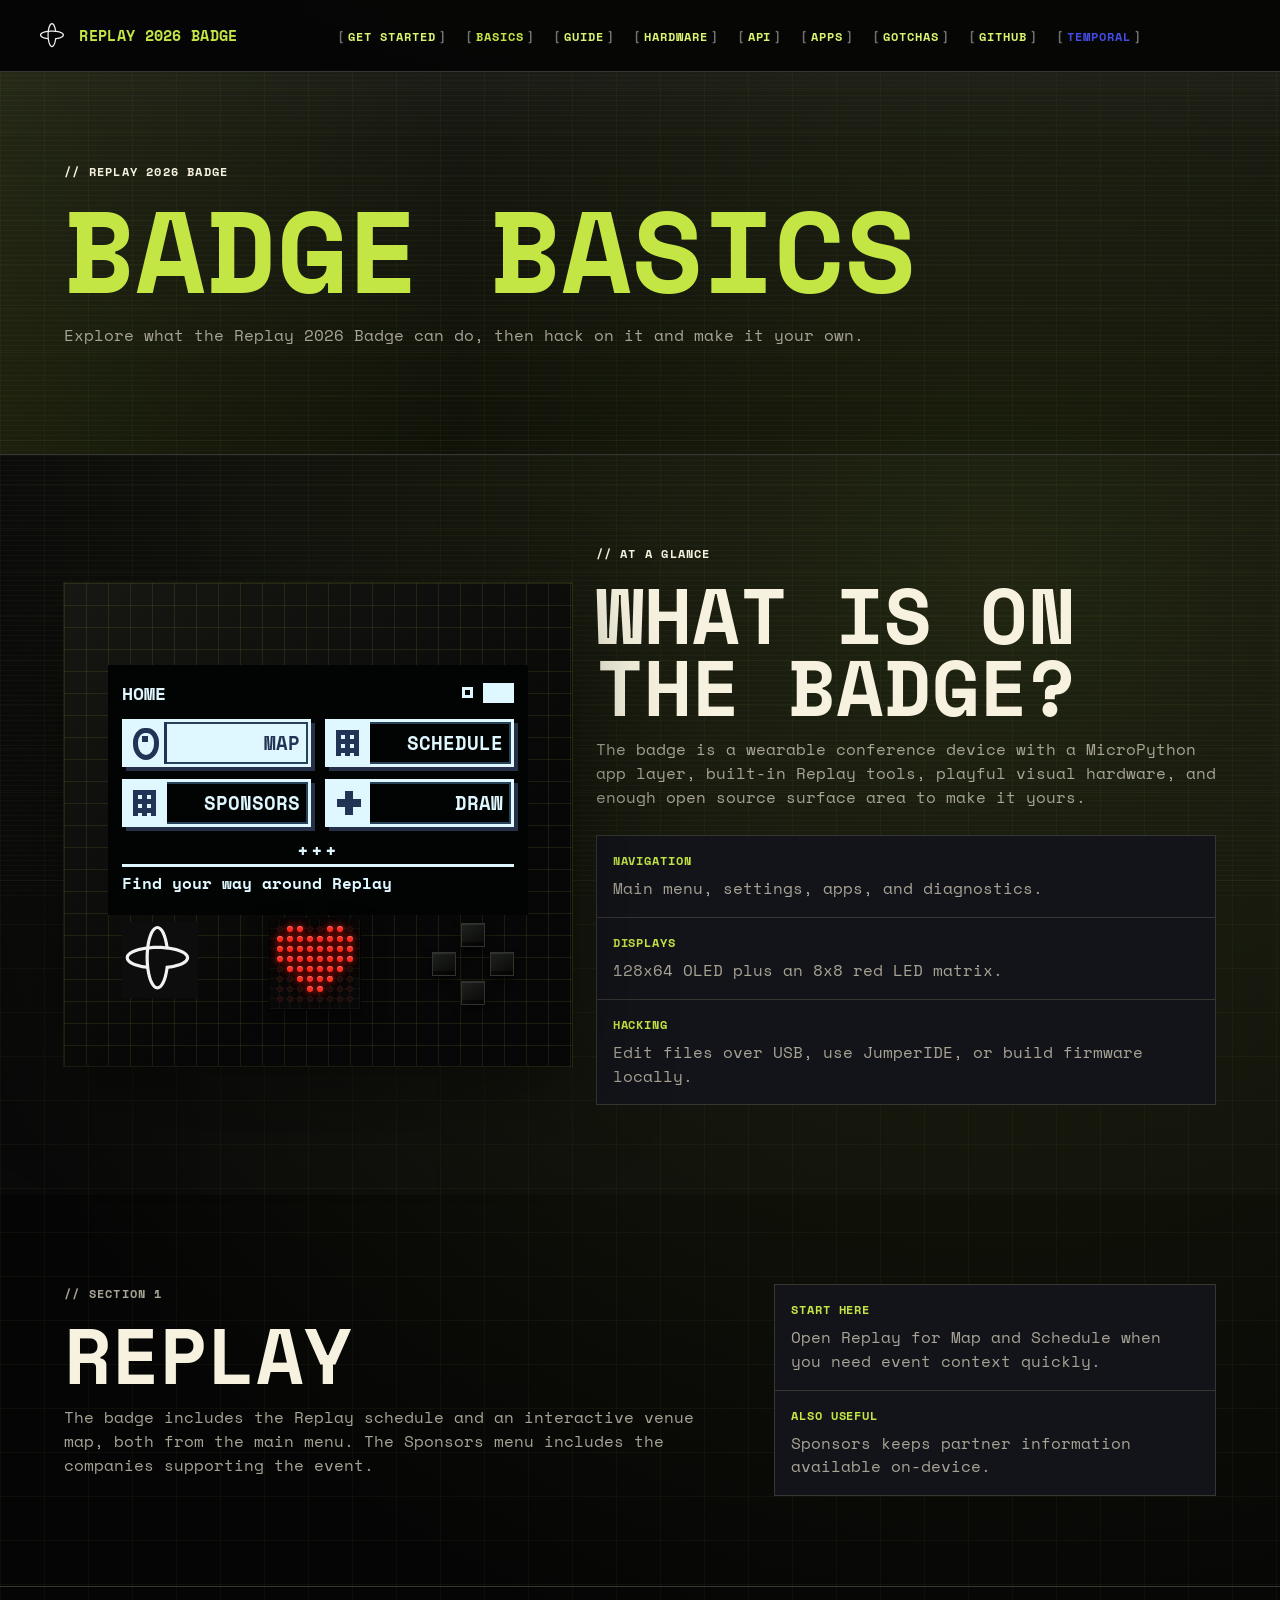
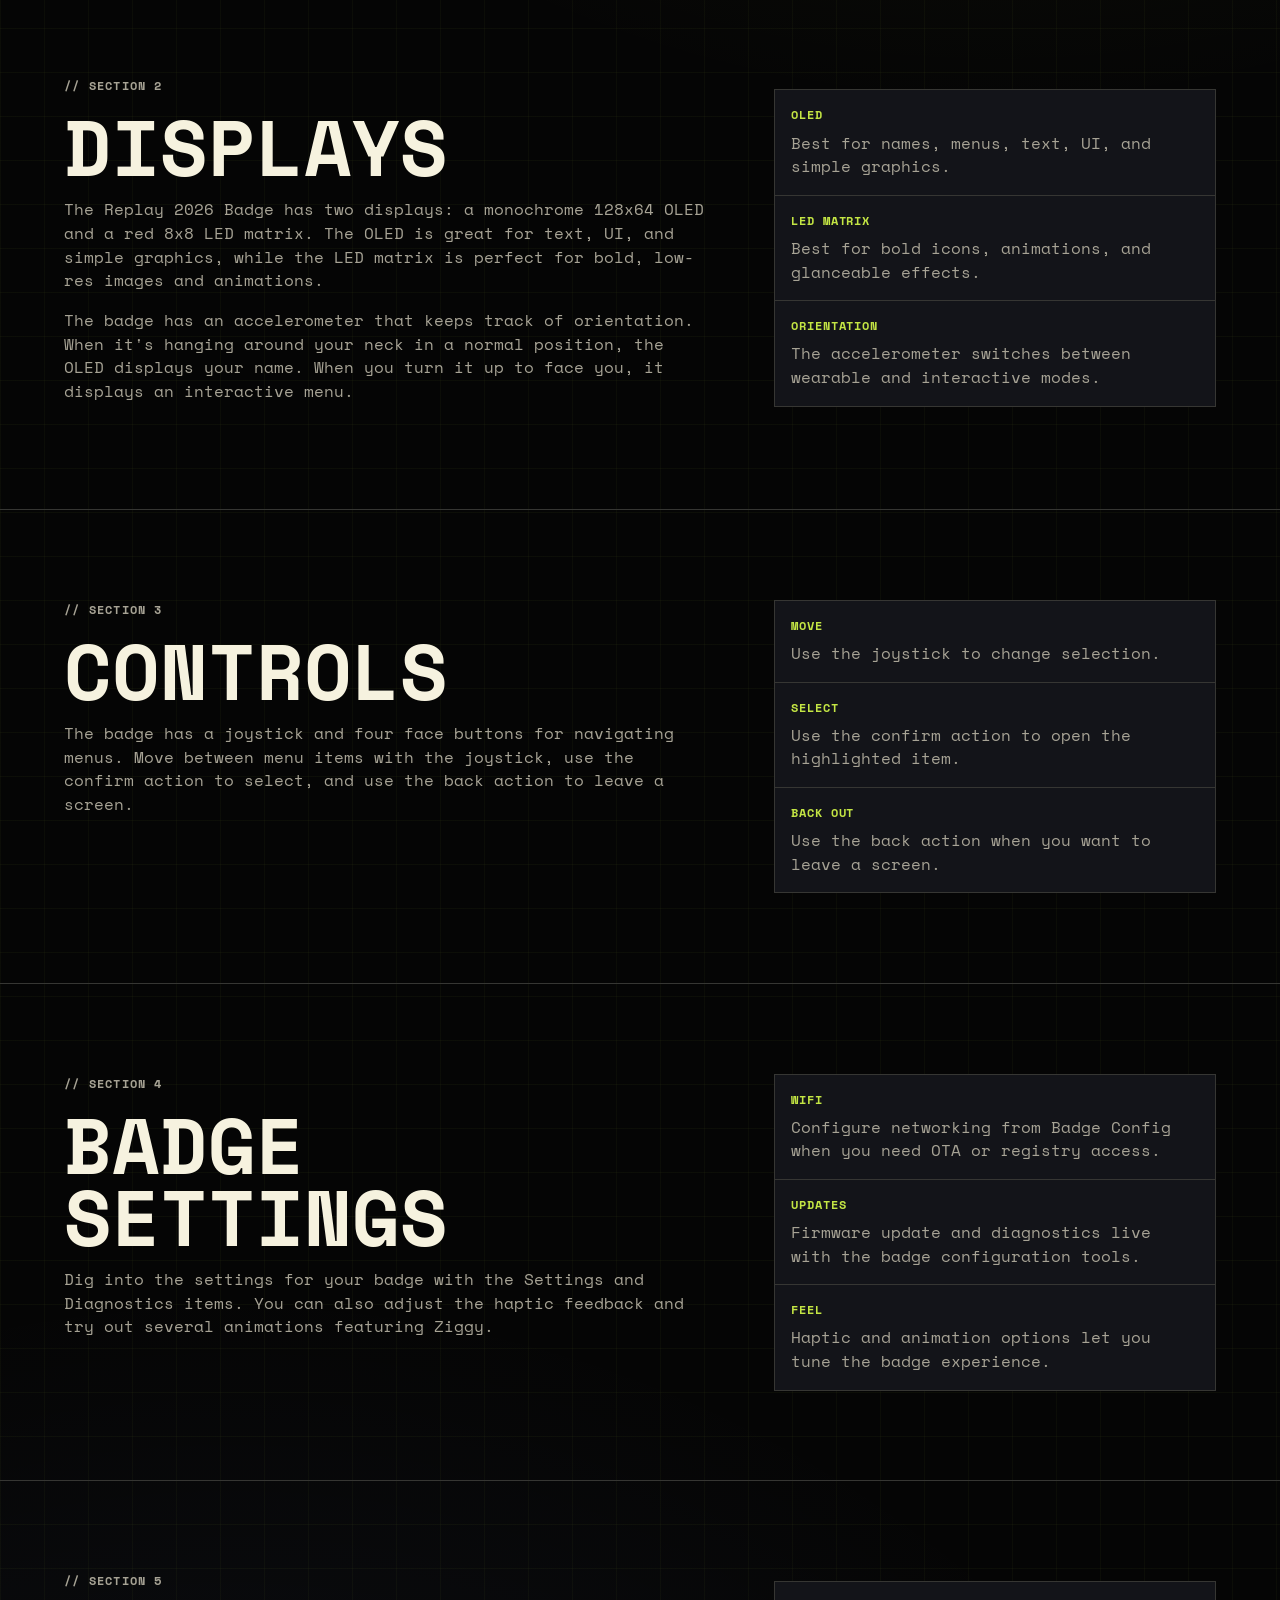
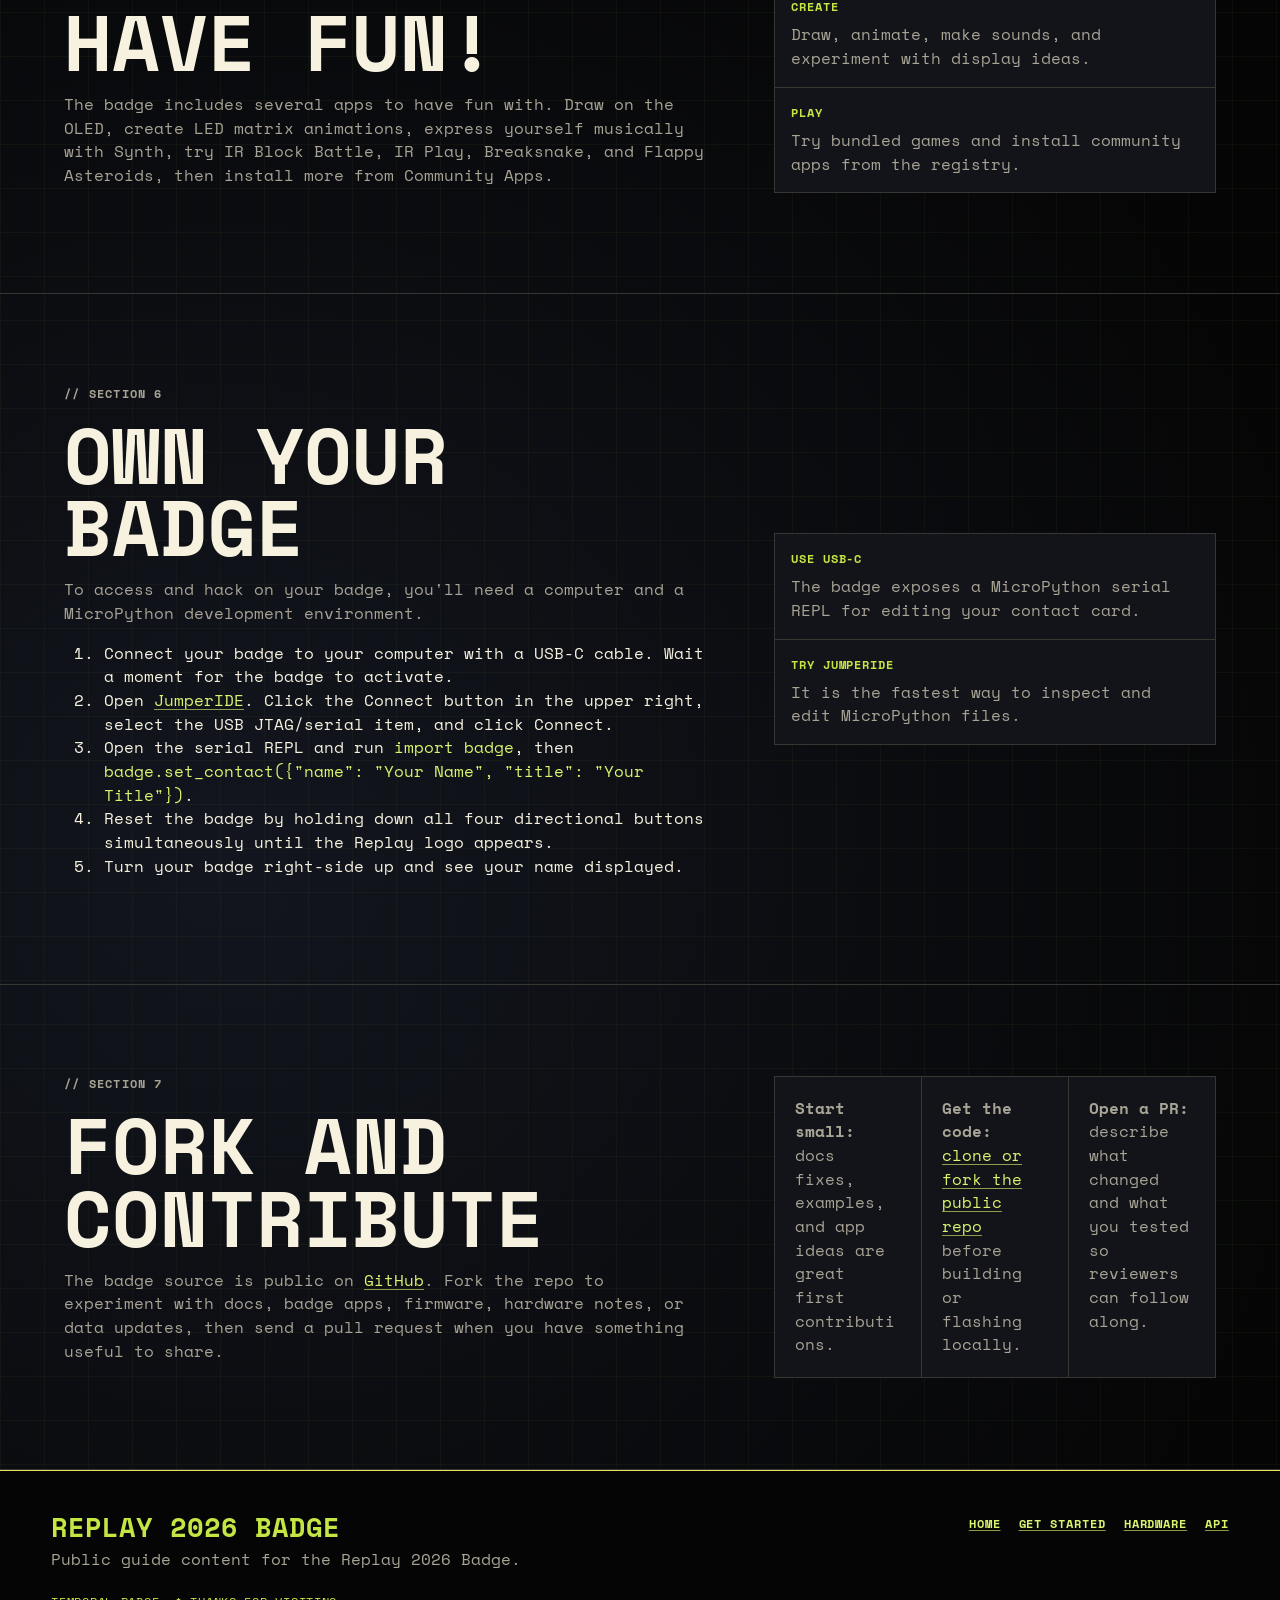
<file: docs/basics.html>
<!doctype html>
<html lang="en">
  <head>
    <meta charset="utf-8" />
    <meta name="viewport" content="width=device-width, initial-scale=1" />
    <meta
      name="description"
      content="Replay 2026 Badge basics"
    />
    <title>Badge Basics | Replay 2026 Badge</title>
    <link rel="icon" href="favicon.svg" type="image/svg+xml" />
    <link rel="preconnect" href="https://fonts.googleapis.com" />
    <link rel="preconnect" href="https://fonts.gstatic.com" crossorigin />
    <link
      href="https://fonts.googleapis.com/css2?family=Space+Mono:wght@400;700&display=swap"
      rel="stylesheet"
      media="print"
      onload="this.media='all'"
    />
    <noscript>
      <link
        href="https://fonts.googleapis.com/css2?family=Space+Mono:wght@400;700&display=swap"
        rel="stylesheet"
      />
    </noscript>
    <link rel="stylesheet" href="css/base.css" />
    <link rel="stylesheet" href="css/badge.css" />
    <link rel="stylesheet" href="css/basics.css" />
    <link rel="stylesheet" href="css/guide.css" />
    <link rel="stylesheet" href="css/responsive.css" />
  </head>
  <body>
    <header class="site-header">
      <a class="brand" href="index.html">
        <img
          class="brand-mark"
          src="assets/temporal-symbol.svg"
          alt=""
          aria-hidden="true"
          width="30"
          height="30"
        /><span>Replay 2026 Badge</span>
      </a>
      <nav class="site-nav" aria-label="Primary navigation">
        <a href="get-started.html">Get Started</a>
        <a aria-current="page" href="basics.html">Basics</a>
        <a href="developer-guide.html">Guide</a>
        <a href="hardware.html">Hardware</a>
        <a href="api-reference.html">API</a>
        <a href="apps.html">Apps</a>
        <a href="hacks.html">Gotchas</a>
        <a href="https://github.com/temporal-community/badge.temporal.io" target="_blank" rel="noopener noreferrer">GitHub</a>
        <a
          class="header-link"
          href="https://temporal.io/"
          target="_blank"
          rel="noopener noreferrer"
          >Temporal</a
        >
      </nav>
    </header>

    <main>
      <section class="page-hero">
        <p class="eyebrow">// REPLAY 2026 BADGE</p>
        <h1>Badge Basics</h1>
        <p>
            Explore what the Replay 2026 Badge can do, then hack on it
            and make it your own.
        </p>
      </section>

      <section class="hardware-map basics-map">
        <div
          class="badge-visual"
          aria-label="Stylized Replay 2026 Badge hardware preview"
        >
          <div class="badge-body">
            <div class="screen">
              <div class="badge-menu-top">
                <span>HOME</span>
                <span class="status-icons" aria-hidden="true"
                  ><span class="status-dot"></span><span class="battery"></span
                ></span>
              </div>
              <div class="badge-menu-grid">
                <div class="menu-tile active">
                  <span class="tile-icon map-icon" aria-hidden="true"></span>
                  <strong>MAP</strong>
                </div>
                <div class="menu-tile">
                  <span
                    class="tile-icon calendar-icon"
                    aria-hidden="true"
                  ></span>
                  <strong>SCHEDULE</strong>
                </div>
                <div class="menu-tile">
                  <span class="tile-icon grid-icon" aria-hidden="true"></span>
                  <strong>SPONSORS</strong>
                </div>
                <div class="menu-tile">
                  <span
                    class="tile-icon workflow-icon"
                    aria-hidden="true"
                  ></span>
                  <strong>DRAW</strong>
                </div>
              </div>
              <div class="badge-menu-pager" aria-hidden="true">+++</div>
              <div class="badge-menu-footer">
                <strong>Find your way around Replay</strong>
              </div>
            </div>
            <div class="controls">
              <span></span>
              <div class="led-matrix" role="img" aria-label="8 by 8 LED matrix showing a heart">
                <i></i><i class="on"></i><i class="on"></i><i></i><i></i><i class="on"></i><i class="on"></i><i></i>
                <i class="on"></i><i class="on"></i><i class="on"></i><i class="on"></i><i class="on"></i><i class="on"></i><i class="on"></i><i class="on"></i>
                <i class="on"></i><i class="on"></i><i class="on"></i><i class="on"></i><i class="on"></i><i class="on"></i><i class="on"></i><i class="on"></i>
                <i class="on"></i><i class="on"></i><i class="on"></i><i class="on"></i><i class="on"></i><i class="on"></i><i class="on"></i><i class="on"></i>
                <i></i><i class="on"></i><i class="on"></i><i class="on"></i><i class="on"></i><i class="on"></i><i class="on"></i><i></i>
                <i></i><i></i><i class="on"></i><i class="on"></i><i class="on"></i><i class="on"></i><i></i><i></i>
                <i></i><i></i><i></i><i class="on"></i><i class="on"></i><i></i><i></i><i></i>
                <i></i><i></i><i></i><i></i><i></i><i></i><i></i><i></i>
              </div>
              <span class="dpad" role="img" aria-label="Directional controls">
                <i class="dpad-up"></i>
                <i class="dpad-left"></i>
                <i class="dpad-right"></i>
                <i class="dpad-down"></i>
              </span>
            </div>
          </div>
        </div>
        <div class="basics-panel">
          <p class="eyebrow">// AT A GLANCE</p>
          <h2>What is on the badge?</h2>
          <p>
            The badge is a wearable conference device with a MicroPython app
            layer, built-in Replay tools, playful visual hardware, and enough
            open source surface area to make it yours.
          </p>
          <div class="basics-facts">
            <p><strong>Navigation</strong><span>Main menu, settings, apps, and diagnostics.</span></p>
            <p><strong>Displays</strong><span>128x64 OLED plus an 8x8 red LED matrix.</span></p>
            <p><strong>Hacking</strong><span>Edit files over USB, use JumperIDE, or build firmware locally.</span></p>
          </div>
        </div>
      </section>

      <section class="section guide-section basics-section" id="replay">
        <div class="section-heading">
          <p class="eyebrow">// SECTION 1</p>
          <h2>Replay</h2>
          <p>
            The badge includes the Replay schedule and an interactive venue map,
            both from the main menu. The Sponsors menu includes the companies
            supporting the event.
          </p>
        </div>
        <div class="basics-detail">
          <p><strong>Start here</strong><span>Open Replay for Map and Schedule when you need event context quickly.</span></p>
          <p><strong>Also useful</strong><span>Sponsors keeps partner information available on-device.</span></p>
        </div>
      </section>

      <section class="section guide-section basics-section" id="displays">
        <div class="section-heading">
          <p class="eyebrow">// SECTION 2</p>
          <h2>Displays</h2>
          <p>
            The Replay 2026 Badge has two displays: a monochrome 128x64 OLED and a red 8x8 LED matrix.
            The OLED is great for text, UI, and simple graphics, while the LED matrix is perfect for bold, 
            low-res images and animations.
          </p>
          <p>
            The badge has an accelerometer that keeps track of orientation. 
            When it's hanging around your neck in a normal position, the OLED displays your name.
            When you turn it up to face you, it displays an interactive menu.
          </p>
        </div>
        <div class="basics-detail">
          <p><strong>OLED</strong><span>Best for names, menus, text, UI, and simple graphics.</span></p>
          <p><strong>LED matrix</strong><span>Best for bold icons, animations, and glanceable effects.</span></p>
          <p><strong>Orientation</strong><span>The accelerometer switches between wearable and interactive modes.</span></p>
        </div>
      </section>

      <section class="section guide-section basics-section" id="controls">
        <div class="section-heading">
          <p class="eyebrow">// SECTION 3</p>
          <h2>Controls</h2>
          <p>
            The badge has a joystick and four face buttons for navigating menus.
            Move between menu items with the joystick, use the confirm action
            to select, and use the back action to leave a screen.
          </p>
        </div>
        <div class="basics-detail">
          <p><strong>Move</strong><span>Use the joystick to change selection.</span></p>
          <p><strong>Select</strong><span>Use the confirm action to open the highlighted item.</span></p>
          <p><strong>Back out</strong><span>Use the back action when you want to leave a screen.</span></p>
        </div>
      </section>

      <section class="section guide-section basics-section" id="settings">
        <div class="section-heading">
          <p class="eyebrow">// SECTION 4</p>
          <h2>Badge Settings</h2>
          <p>
            Dig into the settings for your badge with the Settings and Diagnostics items.
            You can also adjust the haptic feedback and try out several animations featuring Ziggy.
          </p>
        </div>
        <div class="basics-detail">
          <p><strong>WiFi</strong><span>Configure networking from Badge Config when you need OTA or registry access.</span></p>
          <p><strong>Updates</strong><span>Firmware update and diagnostics live with the badge configuration tools.</span></p>
          <p><strong>Feel</strong><span>Haptic and animation options let you tune the badge experience.</span></p>
        </div>
      </section>

      <section class="section guide-section basics-section" id="fun">
        <div class="section-heading">
          <p class="eyebrow">// SECTION 5</p>
          <h2>Have Fun!</h2>
          <p>
            The badge includes several apps to have fun with. Draw on the OLED, create LED matrix animations,
            express yourself musically with Synth, try IR Block Battle, IR Play,
            Breaksnake, and Flappy Asteroids, then install more from Community Apps.
          </p>
        </div>
        <div class="basics-detail">
          <p><strong>Create</strong><span>Draw, animate, make sounds, and experiment with display ideas.</span></p>
          <p><strong>Play</strong><span>Try bundled games and install community apps from the registry.</span></p>
        </div>
      </section>

      <section class="section guide-section basics-section" id="own-your-badge">
        <div class="section-heading">
          <p class="eyebrow">// SECTION 6</p>
          <h2>Own Your Badge</h2>
          <p>
            To access and hack on your badge, you'll need a computer and a
            MicroPython development environment.
          </p>
          <ol>
            <li>Connect your badge to your computer with a USB-C cable. Wait a moment for the badge to activate.</li>
            <li>
              Open <a href="https://ide.jumperless.org/" target="_blank" rel="noopener noreferrer">JumperIDE</a>.
              Click the Connect button in the upper right, select the USB
              JTAG/serial item, and click Connect.
            </li>
            <li>Open the serial REPL and run <code>import badge</code>, then <code>badge.set_contact({"name": "Your Name", "title": "Your Title"})</code>.</li>
            <li>Reset the badge by holding down all four directional buttons simultaneously until the Replay logo appears.</li>
            <li>Turn your badge right-side up and see your name displayed.</li>
          </ol>
        </div>
        <div class="basics-detail">
          <p><strong>Use USB-C</strong><span>The badge exposes a MicroPython serial REPL for editing your contact card.</span></p>
          <p><strong>Try JumperIDE</strong><span>It is the fastest way to inspect and edit MicroPython files.</span></p>
        </div>
      </section>

      <section class="section guide-section basics-section" id="fork-and-contribute">
        <div class="section-heading">
          <p class="eyebrow">// SECTION 7</p>
          <h2>Fork and Contribute</h2>
          <p>
            The badge source is public on
            <a
              href="https://github.com/temporal-community/badge.temporal.io"
              target="_blank"
              rel="noopener noreferrer"
              >GitHub</a
            >. Fork the repo to experiment with docs, badge apps, firmware,
            hardware notes, or data updates, then send a pull request when you
            have something useful to share.
          </p>
        </div>
        <div class="callout-grid">
          <p>
            <strong>Start small:</strong> docs fixes, examples, and app ideas
            are great first contributions.
          </p>
          <p>
            <strong>Get the code:</strong>
            <a
              href="https://github.com/temporal-community/badge.temporal.io"
              target="_blank"
              rel="noopener noreferrer"
              >clone or fork the public repo</a
            > before building or flashing locally.
          </p>
          <p>
            <strong>Open a PR:</strong> describe what changed and what you
            tested so reviewers can follow along.
          </p>
        </div>
      </section>


    </main>

    <footer class="site-footer">
      <div>
        <h2>Replay 2026 Badge</h2>
        <p>
          Public guide content for the Replay 2026 Badge.
        </p>
      </div>
      <nav aria-label="Footer navigation">
        <a href="index.html">Home</a>
        <a href="get-started.html">Get Started</a>
        <a href="hardware.html">Hardware</a>
        <a href="api-reference.html">API</a>
      </nav>
    </footer>
  </body>
</html>
</file>
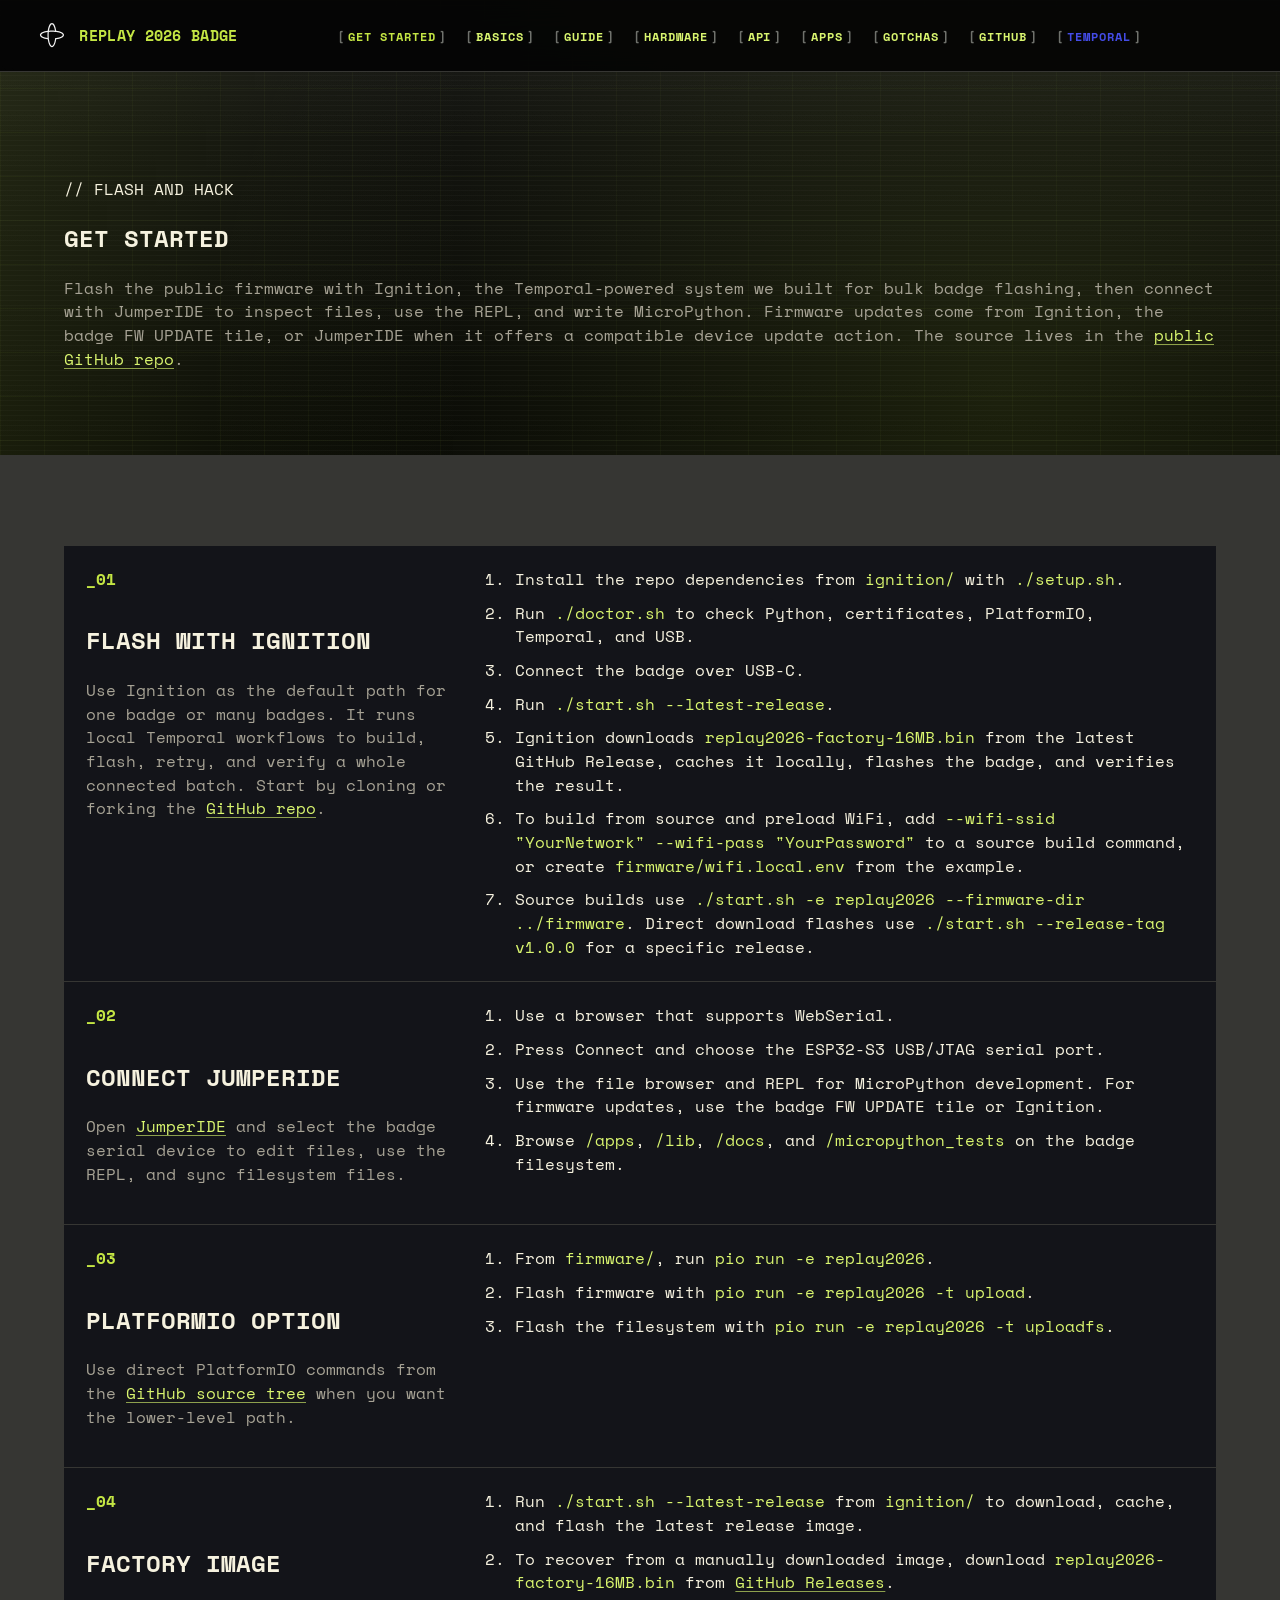
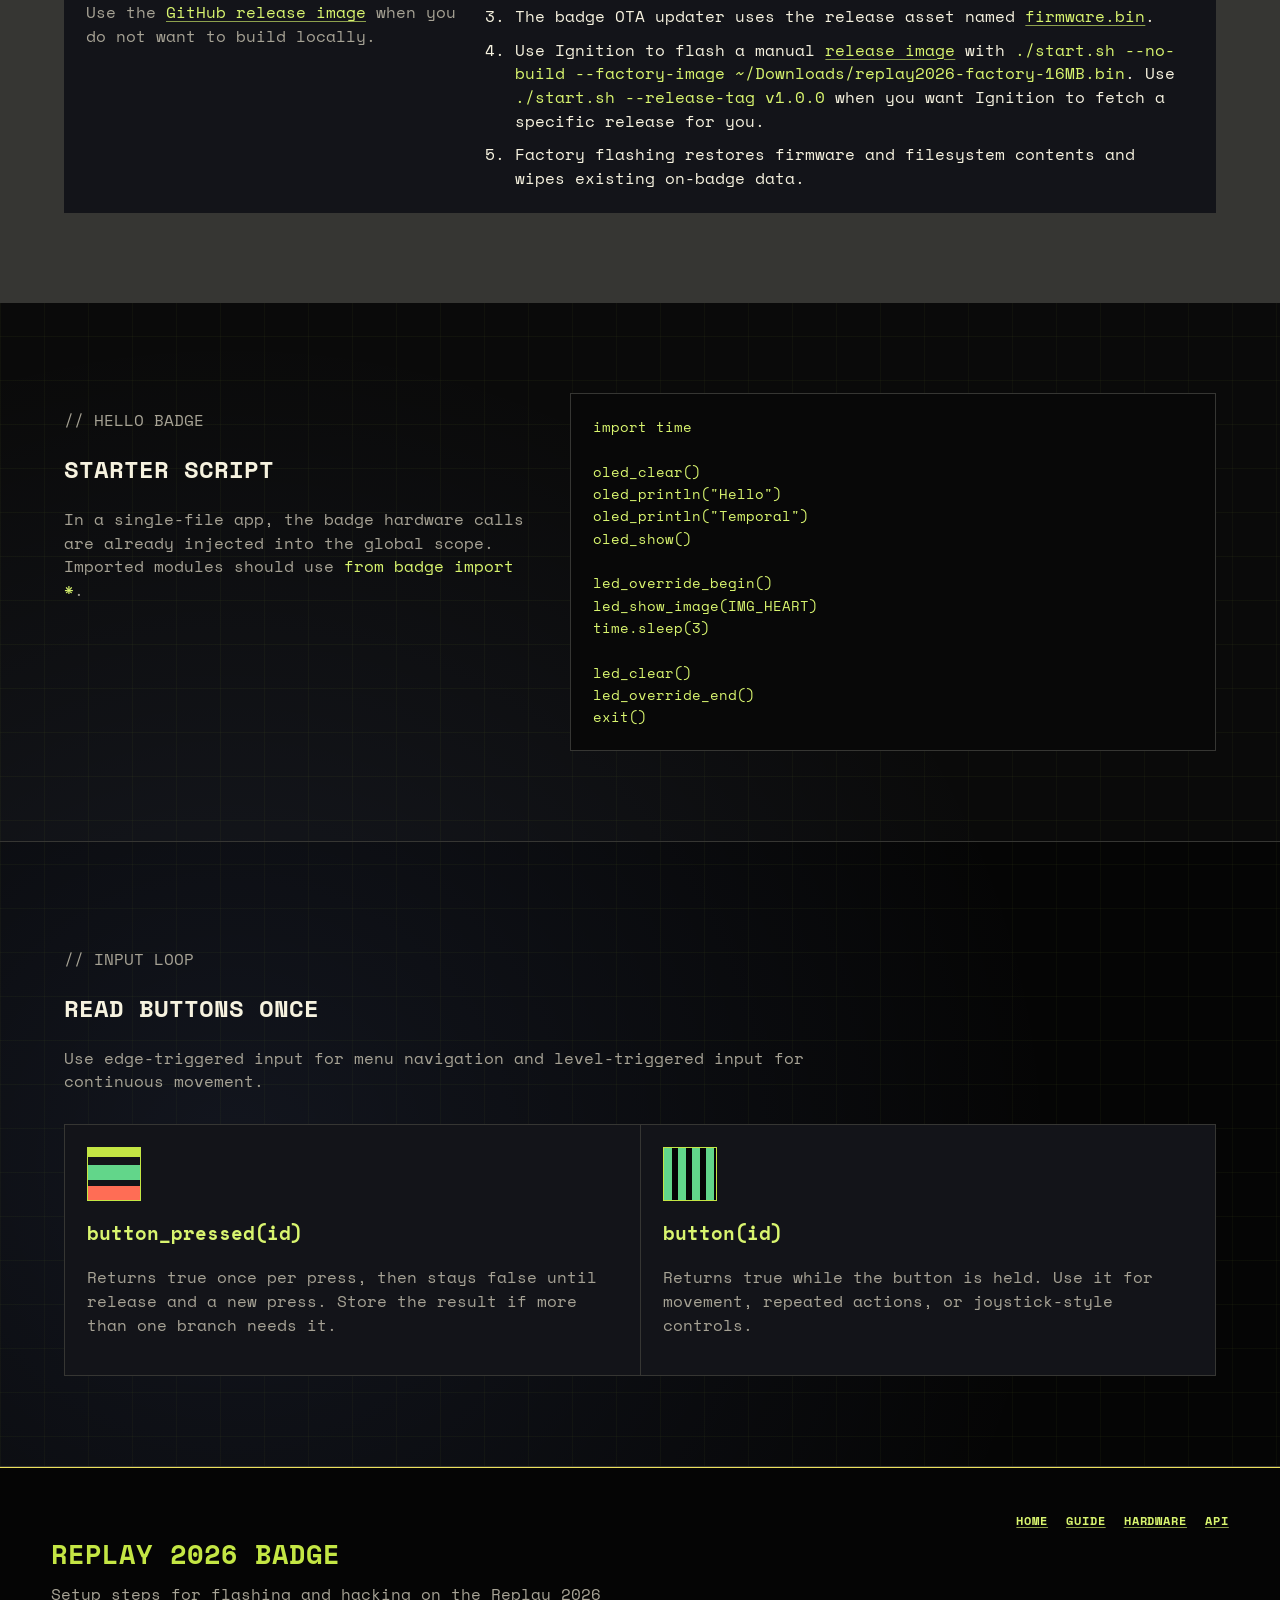
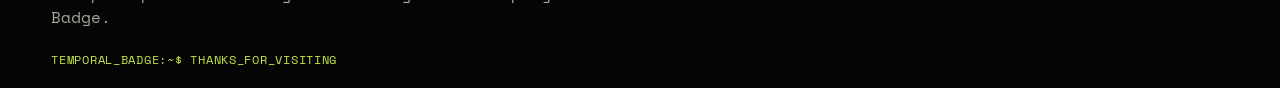
<file: docs/get-started.html>
<!doctype html>
<html lang="en">
  <head>
    <meta charset="utf-8" />
    <meta name="viewport" content="width=device-width, initial-scale=1" />
    <meta
      name="description"
      content="Replay 2026 Badge flashing, JumperIDE setup, and first MicroPython app steps."
    />
    <title>Get Started | Replay 2026 Badge</title>
    <link rel="icon" href="favicon.svg" type="image/svg+xml" />
    <link rel="preconnect" href="https://fonts.googleapis.com" />
    <link rel="preconnect" href="https://fonts.gstatic.com" crossorigin />
    <link
      href="https://fonts.googleapis.com/css2?family=Space+Mono:wght@400;700&display=swap"
      rel="stylesheet"
      media="print"
      onload="this.media='all'"
    />
    <noscript>
      <link
        href="https://fonts.googleapis.com/css2?family=Space+Mono:wght@400;700&display=swap"
        rel="stylesheet"
      />
    </noscript>
    <link rel="stylesheet" href="css/base.css" />
    <link rel="stylesheet" href="css/components.css" />
    <link rel="stylesheet" href="css/guide.css" />
    <link rel="stylesheet" href="css/responsive.css" />
  </head>
  <body>
    <header class="site-header">
      <a class="brand" href="index.html">
        <img
          class="brand-mark"
          src="assets/temporal-symbol.svg"
          alt=""
          aria-hidden="true"
          width="30"
          height="30"
        /><span>Replay 2026 Badge</span>
      </a>
      <nav class="site-nav" aria-label="Primary navigation">
        <a aria-current="page" href="get-started.html">Get Started</a>
        <a href="basics.html">Basics</a>
        <a href="developer-guide.html">Guide</a>
        <a href="hardware.html">Hardware</a>
        <a href="api-reference.html">API</a>
        <a href="apps.html">Apps</a>
        <a href="hacks.html">Gotchas</a>
        <a href="https://github.com/temporal-community/badge.temporal.io" target="_blank" rel="noopener noreferrer">GitHub</a>
        <a
          class="header-link"
          href="https://temporal.io/"
          target="_blank"
          rel="noopener noreferrer"
          >Temporal</a
        >
      </nav>
    </header>

    <main>
      <section class="page-hero compact">
        <p class="eyebrow">// FLASH AND HACK</p>
        <h1>Get Started</h1>
        <p>
          Flash the public firmware with Ignition, the Temporal-powered system
          we built for bulk badge flashing, then connect with JumperIDE to
          inspect files, use the REPL, and write MicroPython. Firmware updates
          come from Ignition, the badge FW UPDATE tile, or JumperIDE when it
          offers a compatible device update action. The source lives in the
          <a
            href="https://github.com/temporal-community/badge.temporal.io"
            target="_blank"
            rel="noopener noreferrer"
            >public GitHub repo</a
          >.
        </p>
      </section>

      <section class="procedure-list" aria-label="Badge setup procedures">
        <article class="procedure">
          <div>
            <span class="procedure-number">01</span>
            <h2>Flash With Ignition</h2>
            <p>
              Use Ignition as the default path for one badge or many badges. It
              runs local Temporal workflows to build, flash, retry, and verify
              a whole connected batch. Start by cloning or forking the
              <a
                href="https://github.com/temporal-community/badge.temporal.io"
                target="_blank"
                rel="noopener noreferrer"
                >GitHub repo</a
              >.
            </p>
          </div>
          <ol>
            <li>Install the repo dependencies from <code>ignition/</code> with <code>./setup.sh</code>.</li>
            <li>Run <code>./doctor.sh</code> to check Python, certificates, PlatformIO, Temporal, and USB.</li>
            <li>Connect the badge over USB-C.</li>
            <li>
              Run <code>./start.sh --latest-release</code>.
            </li>
            <li>
              Ignition downloads <code>replay2026-factory-16MB.bin</code> from
              the latest GitHub Release, caches it locally, flashes the badge,
              and verifies the result.
            </li>
            <li>
              To build from source and preload WiFi, add
              <code>--wifi-ssid "YourNetwork" --wifi-pass "YourPassword"</code>
              to a source build command, or create
              <code>firmware/wifi.local.env</code> from the example.
            </li>
            <li>
              Source builds use <code>./start.sh -e replay2026 --firmware-dir ../firmware</code>.
              Direct download flashes use <code>./start.sh --release-tag v1.0.0</code>
              for a specific release.
            </li>
          </ol>
        </article>

        <article class="procedure">
          <div>
            <span class="procedure-number">02</span>
            <h2>Connect JumperIDE</h2>
            <p>
              Open <a href="https://ide.jumperless.org/" target="_blank" rel="noopener noreferrer">JumperIDE</a>
              and select the badge serial device to edit files, use the REPL,
              and sync filesystem files.
            </p>
          </div>
          <ol>
            <li>Use a browser that supports WebSerial.</li>
            <li>Press Connect and choose the ESP32-S3 USB/JTAG serial port.</li>
            <li>Use the file browser and REPL for MicroPython development. For firmware updates, use the badge FW UPDATE tile or Ignition.</li>
            <li>Browse <code>/apps</code>, <code>/lib</code>, <code>/docs</code>, and <code>/micropython_tests</code> on the badge filesystem.</li>
          </ol>
        </article>

        <article class="procedure">
          <div>
            <span class="procedure-number">03</span>
            <h2>PlatformIO Option</h2>
            <p>
              Use direct PlatformIO commands from the
              <a
                href="https://github.com/temporal-community/badge.temporal.io"
                target="_blank"
                rel="noopener noreferrer"
                >GitHub source tree</a
              >
              when you want the lower-level path.
            </p>
          </div>
          <ol>
            <li>From <code>firmware/</code>, run <code>pio run -e replay2026</code>.</li>
            <li>Flash firmware with <code>pio run -e replay2026 -t upload</code>.</li>
            <li>Flash the filesystem with <code>pio run -e replay2026 -t uploadfs</code>.</li>
          </ol>
        </article>

        <article class="procedure">
          <div>
            <span class="procedure-number">04</span>
            <h2>Factory Image</h2>
            <p>
              Use the
              <a
                href="https://github.com/temporal-community/badge.temporal.io/releases"
                target="_blank"
                rel="noopener noreferrer"
                >GitHub release image</a
              >
              when you do not want to build locally.
            </p>
          </div>
          <ol>
            <li>
              Run <code>./start.sh --latest-release</code> from
              <code>ignition/</code> to download, cache, and flash the latest
              release image.
            </li>
            <li>
              To recover from a manually downloaded image, download
              <code>replay2026-factory-16MB.bin</code> from
              <a
                href="https://github.com/temporal-community/badge.temporal.io/releases"
                target="_blank"
                rel="noopener noreferrer"
                >GitHub Releases</a
              >.
            </li>
            <li>
              The badge OTA updater uses the release asset named
              <a
                href="https://github.com/temporal-community/badge.temporal.io/releases"
                target="_blank"
                rel="noopener noreferrer"
                ><code>firmware.bin</code></a
              >.
            </li>
            <li>
              Use Ignition to flash a manual
              <a
                href="https://github.com/temporal-community/badge.temporal.io/releases"
                target="_blank"
                rel="noopener noreferrer"
                >release image</a
              >
              with <code>./start.sh --no-build --factory-image ~/Downloads/replay2026-factory-16MB.bin</code>.
              Use <code>./start.sh --release-tag v1.0.0</code> when you want
              Ignition to fetch a specific release for you.
            </li>
            <li>Factory flashing restores firmware and filesystem contents and wipes existing on-badge data.</li>
          </ol>
        </article>
      </section>

      <section class="section split-band">
        <div>
          <p class="eyebrow">// HELLO BADGE</p>
          <h2>Starter Script</h2>
          <p>
            In a single-file app, the badge hardware calls are already injected
            into the global scope. Imported modules should use
            <code>from badge import *</code>.
          </p>
        </div>
        <pre class="code-block"><code>import time

oled_clear()
oled_println("Hello")
oled_println("Temporal")
oled_show()

led_override_begin()
led_show_image(IMG_HEART)
time.sleep(3)

led_clear()
led_override_end()
exit()</code></pre>
      </section>

      <section class="section">
        <div class="section-heading">
          <p class="eyebrow">// INPUT LOOP</p>
          <h2>Read Buttons Once</h2>
          <p>
            Use edge-triggered input for menu navigation and level-triggered
            input for continuous movement.
          </p>
        </div>
        <div class="card-grid two">
          <article class="app-card wide">
            <div class="app-icon trace"></div>
            <h3><code>button_pressed(id)</code></h3>
            <p>
              Returns true once per press, then stays false until release and a
              new press. Store the result if more than one branch needs it.
            </p>
          </article>
          <article class="app-card wide">
            <div class="app-icon pulse"></div>
            <h3><code>button(id)</code></h3>
            <p>
              Returns true while the button is held. Use it for movement,
              repeated actions, or joystick-style controls.
            </p>
          </article>
        </div>
      </section>
    </main>

    <footer class="site-footer">
      <div>
        <h2>Replay 2026 Badge</h2>
        <p>
          Setup steps for flashing and hacking on the Replay 2026 Badge.
        </p>
      </div>
      <nav aria-label="Footer navigation">
        <a href="index.html">Home</a>
        <a href="developer-guide.html">Guide</a>
        <a href="hardware.html">Hardware</a>
        <a href="api-reference.html">API</a>
      </nav>
    </footer>
  </body>
</html>
</file>
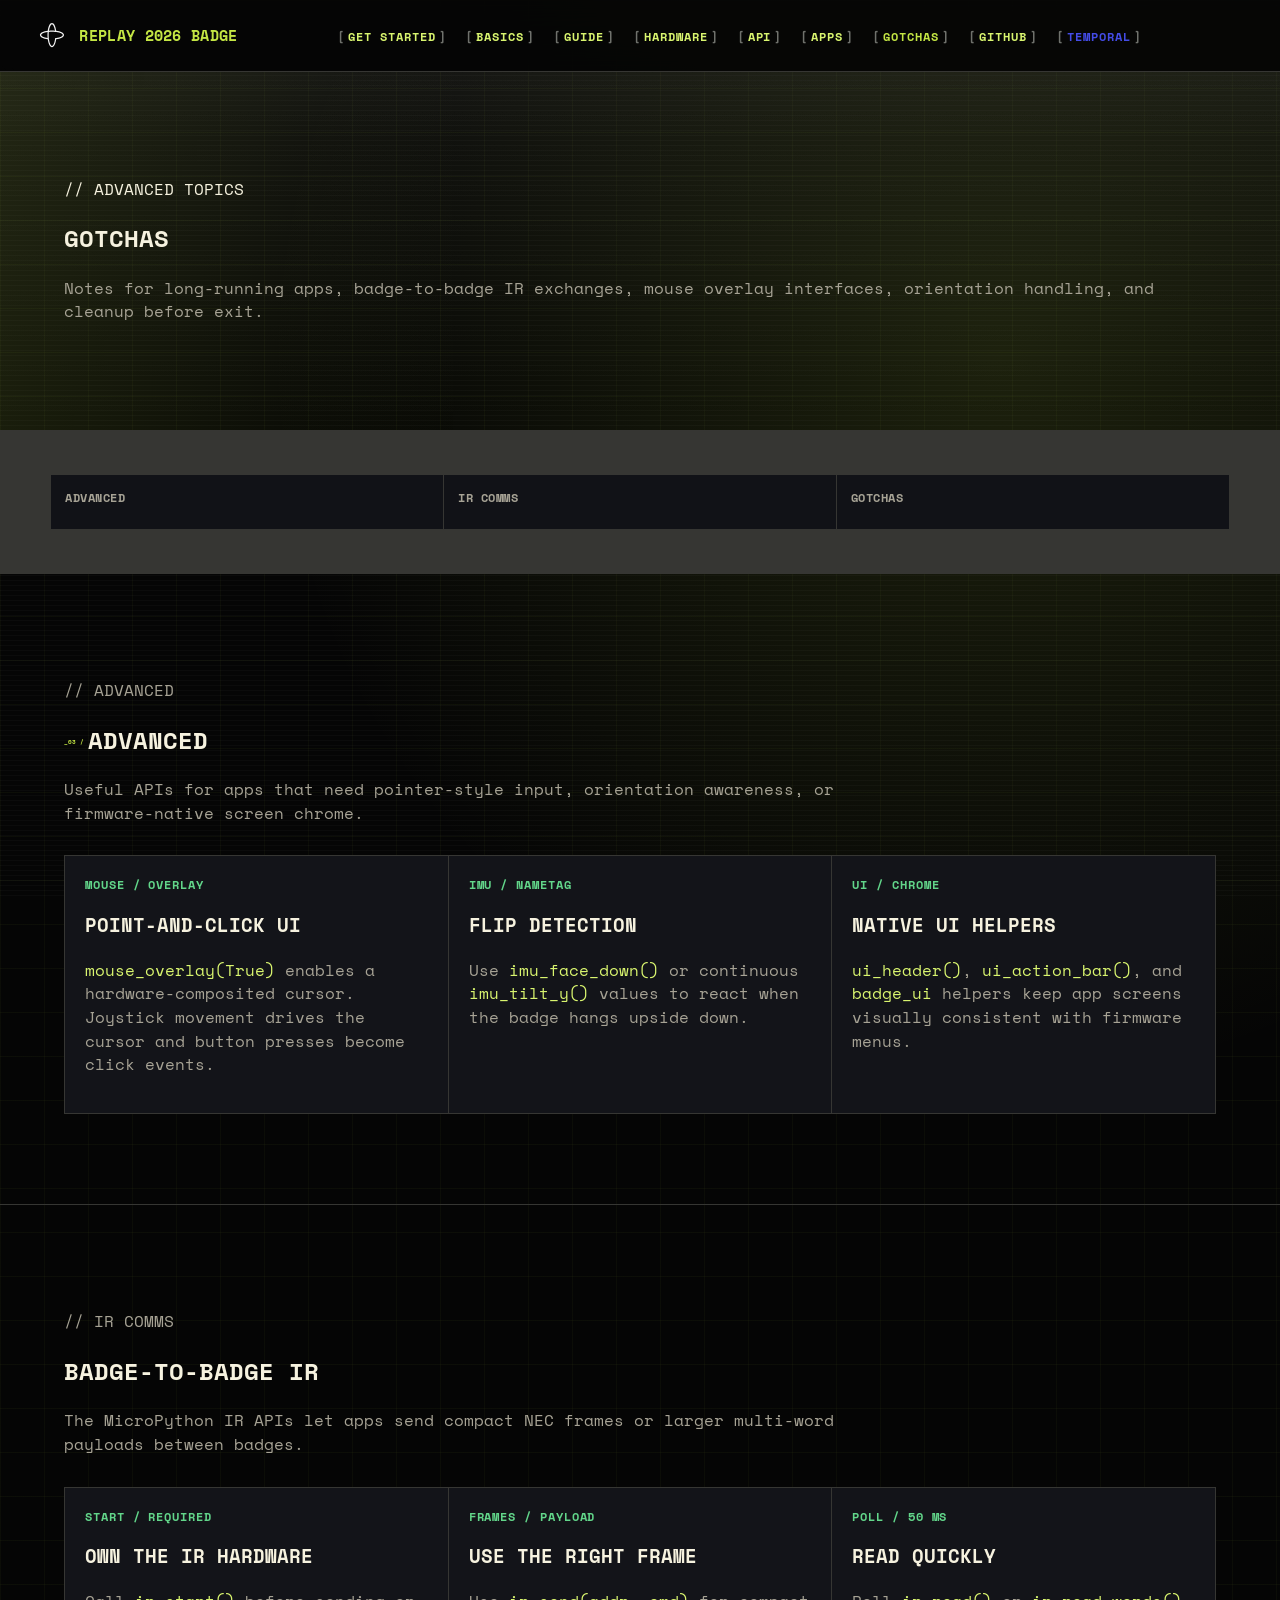
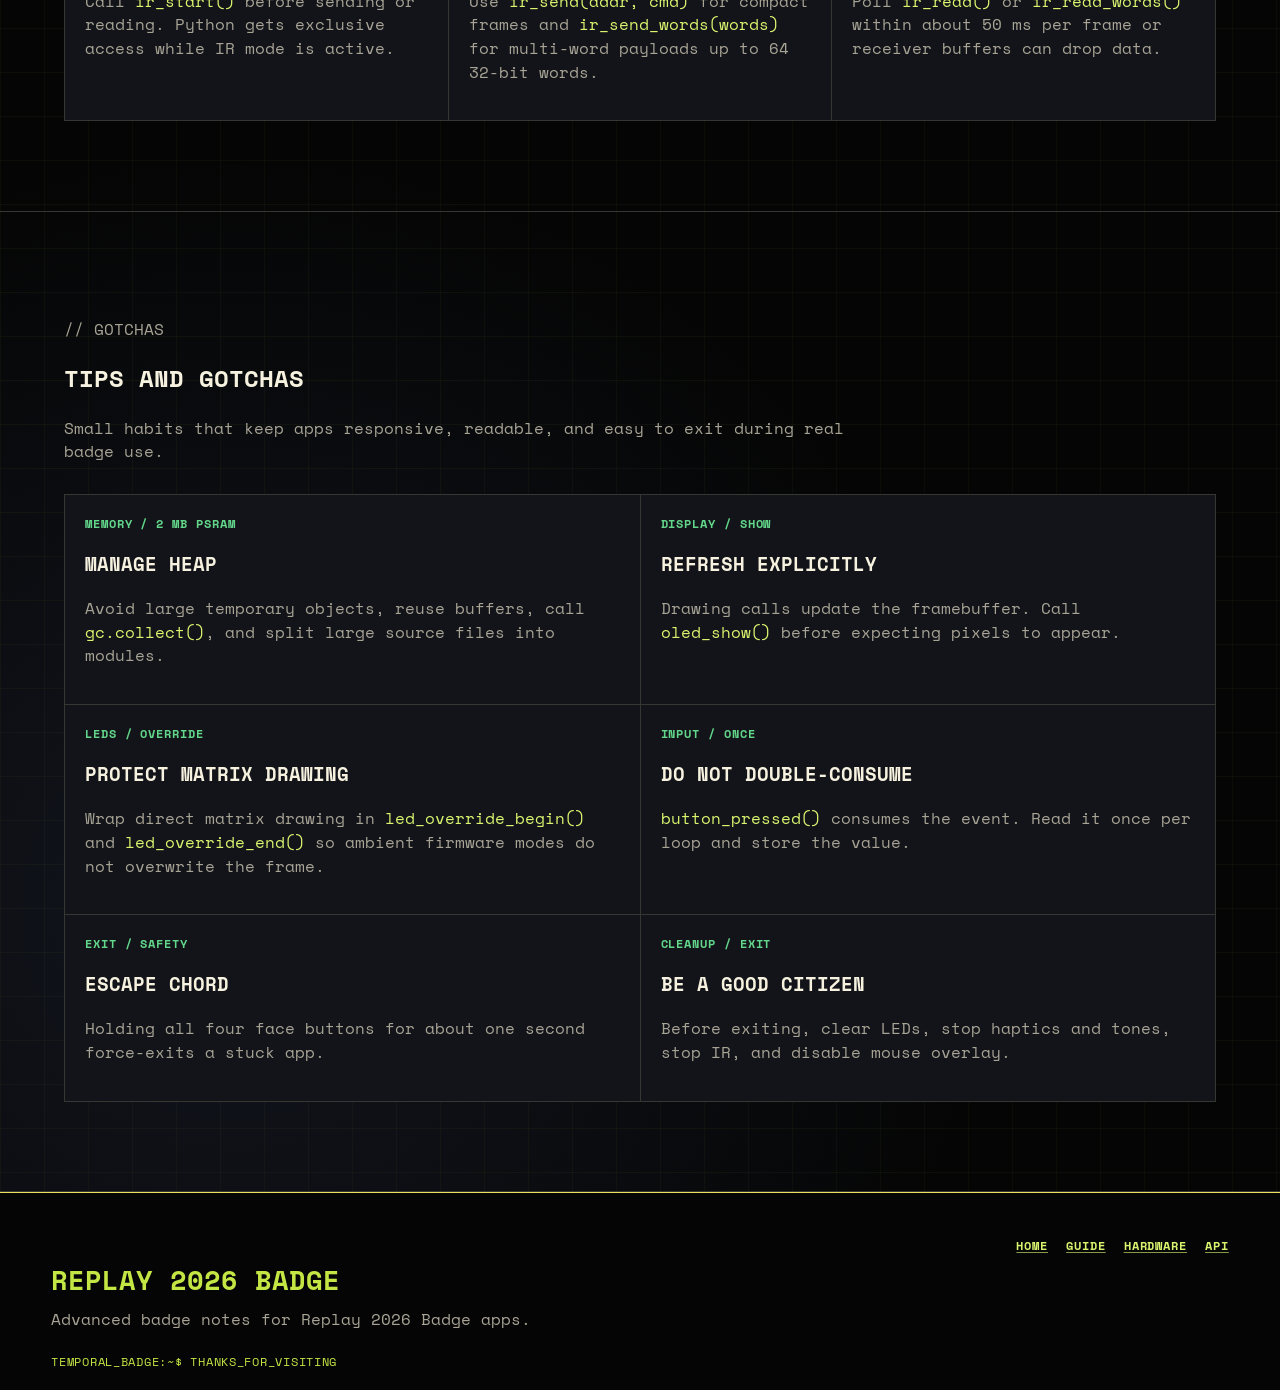
<file: docs/hacks.html>
<!doctype html>
<html lang="en">
  <head>
    <meta charset="utf-8" />
    <meta name="viewport" content="width=device-width, initial-scale=1" />
    <meta
      name="description"
      content="Advanced topics, IR communication, and gotchas for Replay 2026 Badge apps."
    />
    <title>Gotchas | Replay 2026 Badge</title>
    <link rel="icon" href="favicon.svg" type="image/svg+xml" />
    <link rel="preconnect" href="https://fonts.googleapis.com" />
    <link rel="preconnect" href="https://fonts.gstatic.com" crossorigin />
    <link
      href="https://fonts.googleapis.com/css2?family=Space+Mono:wght@400;700&display=swap"
      rel="stylesheet"
      media="print"
      onload="this.media='all'"
    />
    <noscript>
      <link
        href="https://fonts.googleapis.com/css2?family=Space+Mono:wght@400;700&display=swap"
        rel="stylesheet"
      />
    </noscript>
    <link rel="stylesheet" href="css/base.css" />
    <link rel="stylesheet" href="css/guide.css" />
    <link rel="stylesheet" href="css/hacks.css" />
    <link rel="stylesheet" href="css/responsive.css" />
  </head>
  <body>
    <header class="site-header">
      <a class="brand" href="index.html">
        <img
          class="brand-mark"
          src="assets/temporal-symbol.svg"
          alt=""
          aria-hidden="true"
          width="30"
          height="30"
        /><span>Replay 2026 Badge</span>
      </a>
      <nav class="site-nav" aria-label="Primary navigation">
        <a href="get-started.html">Get Started</a>
        <a href="basics.html">Basics</a>
        <a href="developer-guide.html">Guide</a>
        <a href="hardware.html">Hardware</a>
        <a href="api-reference.html">API</a>
        <a href="apps.html">Apps</a>
        <a aria-current="page" href="hacks.html">Gotchas</a>
        <a href="https://github.com/temporal-community/badge.temporal.io" target="_blank" rel="noopener noreferrer">GitHub</a>
        <a
          class="header-link"
          href="https://temporal.io/"
          target="_blank"
          rel="noopener noreferrer"
          >Temporal</a
        >
      </nav>
    </header>

    <main>
      <section class="page-hero">
        <p class="eyebrow">// ADVANCED TOPICS</p>
        <h1>Gotchas</h1>
        <p>
          Notes for long-running apps, badge-to-badge IR exchanges, mouse
          overlay interfaces, orientation handling, and cleanup before exit.
        </p>
      </section>

      <section class="guide-toc" aria-label="Topic shortcuts">
        <a href="#advanced">Advanced</a>
        <a href="#ir">IR Comms</a>
        <a href="#gotchas">Gotchas</a>
      </section>

      <section class="section guide-section" id="advanced">
        <div class="section-heading">
          <p class="eyebrow">// ADVANCED</p>
          <h2>Advanced</h2>
          <p>
            Useful APIs for apps that need pointer-style input, orientation
            awareness, or firmware-native screen chrome.
          </p>
        </div>
        <div class="api-grid">
          <article>
            <span>mouse / overlay</span>
            <h3>Point-and-Click UI</h3>
            <p>
              <code>mouse_overlay(True)</code> enables a hardware-composited
              cursor. Joystick movement drives the cursor and button presses
              become click events.
            </p>
          </article>
          <article>
            <span>imu / nametag</span>
            <h3>Flip Detection</h3>
            <p>
              Use <code>imu_face_down()</code> or continuous
              <code>imu_tilt_y()</code> values to react when the badge hangs
              upside down.
            </p>
          </article>
          <article>
            <span>ui / chrome</span>
            <h3>Native UI Helpers</h3>
            <p>
              <code>ui_header()</code>, <code>ui_action_bar()</code>, and
              <code>badge_ui</code> helpers keep app screens visually
              consistent with firmware menus.
            </p>
          </article>
        </div>
      </section>

      <section class="section guide-section" id="ir">
        <div class="section-heading">
          <p class="eyebrow">// IR COMMS</p>
          <h2>Badge-to-Badge IR</h2>
          <p>
            The MicroPython IR APIs let apps send compact NEC frames or larger
            multi-word payloads between badges.
          </p>
        </div>
        <div class="api-grid">
          <article>
            <span>start / required</span>
            <h3>Own the IR Hardware</h3>
            <p>
              Call <code>ir_start()</code> before sending or reading. Python
              gets exclusive access while IR mode is active.
            </p>
          </article>
          <article>
            <span>frames / payload</span>
            <h3>Use the Right Frame</h3>
            <p>
              Use <code>ir_send(addr, cmd)</code> for compact frames and
              <code>ir_send_words(words)</code> for multi-word payloads up to
              64 32-bit words.
            </p>
          </article>
          <article>
            <span>poll / 50 ms</span>
            <h3>Read Quickly</h3>
            <p>
              Poll <code>ir_read()</code> or <code>ir_read_words()</code>
              within about 50 ms per frame or receiver buffers can drop data.
            </p>
          </article>
        </div>
      </section>

      <section class="section guide-section" id="gotchas">
        <div class="section-heading">
          <p class="eyebrow">// GOTCHAS</p>
          <h2>Tips and Gotchas</h2>
          <p>
            Small habits that keep apps responsive, readable, and easy to exit
            during real badge use.
          </p>
        </div>
        <div class="api-grid dense">
          <article>
            <span>memory / 2 MB PSRAM</span>
            <h3>Manage Heap</h3>
            <p>
              Avoid large temporary objects, reuse buffers, call
              <code>gc.collect()</code>, and split large source files into
              modules.
            </p>
          </article>
          <article>
            <span>display / show</span>
            <h3>Refresh Explicitly</h3>
            <p>
              Drawing calls update the framebuffer. Call
              <code>oled_show()</code> before expecting pixels to appear.
            </p>
          </article>
          <article>
            <span>leds / override</span>
            <h3>Protect Matrix Drawing</h3>
            <p>
              Wrap direct matrix drawing in <code>led_override_begin()</code>
              and <code>led_override_end()</code> so ambient firmware modes do
              not overwrite the frame.
            </p>
          </article>
          <article>
            <span>input / once</span>
            <h3>Do Not Double-Consume</h3>
            <p>
              <code>button_pressed()</code> consumes the event. Read it once
              per loop and store the value.
            </p>
          </article>
          <article>
            <span>exit / safety</span>
            <h3>Escape Chord</h3>
            <p>
              Holding all four face buttons for about one second force-exits a
              stuck app.
            </p>
          </article>
          <article>
            <span>cleanup / exit</span>
            <h3>Be a Good Citizen</h3>
            <p>
              Before exiting, clear LEDs, stop haptics and tones, stop IR, and
              disable mouse overlay.
            </p>
          </article>
        </div>
      </section>
    </main>

    <footer class="site-footer">
      <div>
        <h2>Replay 2026 Badge</h2>
        <p>Advanced badge notes for Replay 2026 Badge apps.</p>
      </div>
      <nav aria-label="Footer navigation">
        <a href="index.html">Home</a>
        <a href="developer-guide.html">Guide</a>
        <a href="hardware.html">Hardware</a>
        <a href="api-reference.html">API</a>
      </nav>
    </footer>
  </body>
</html>
</file>
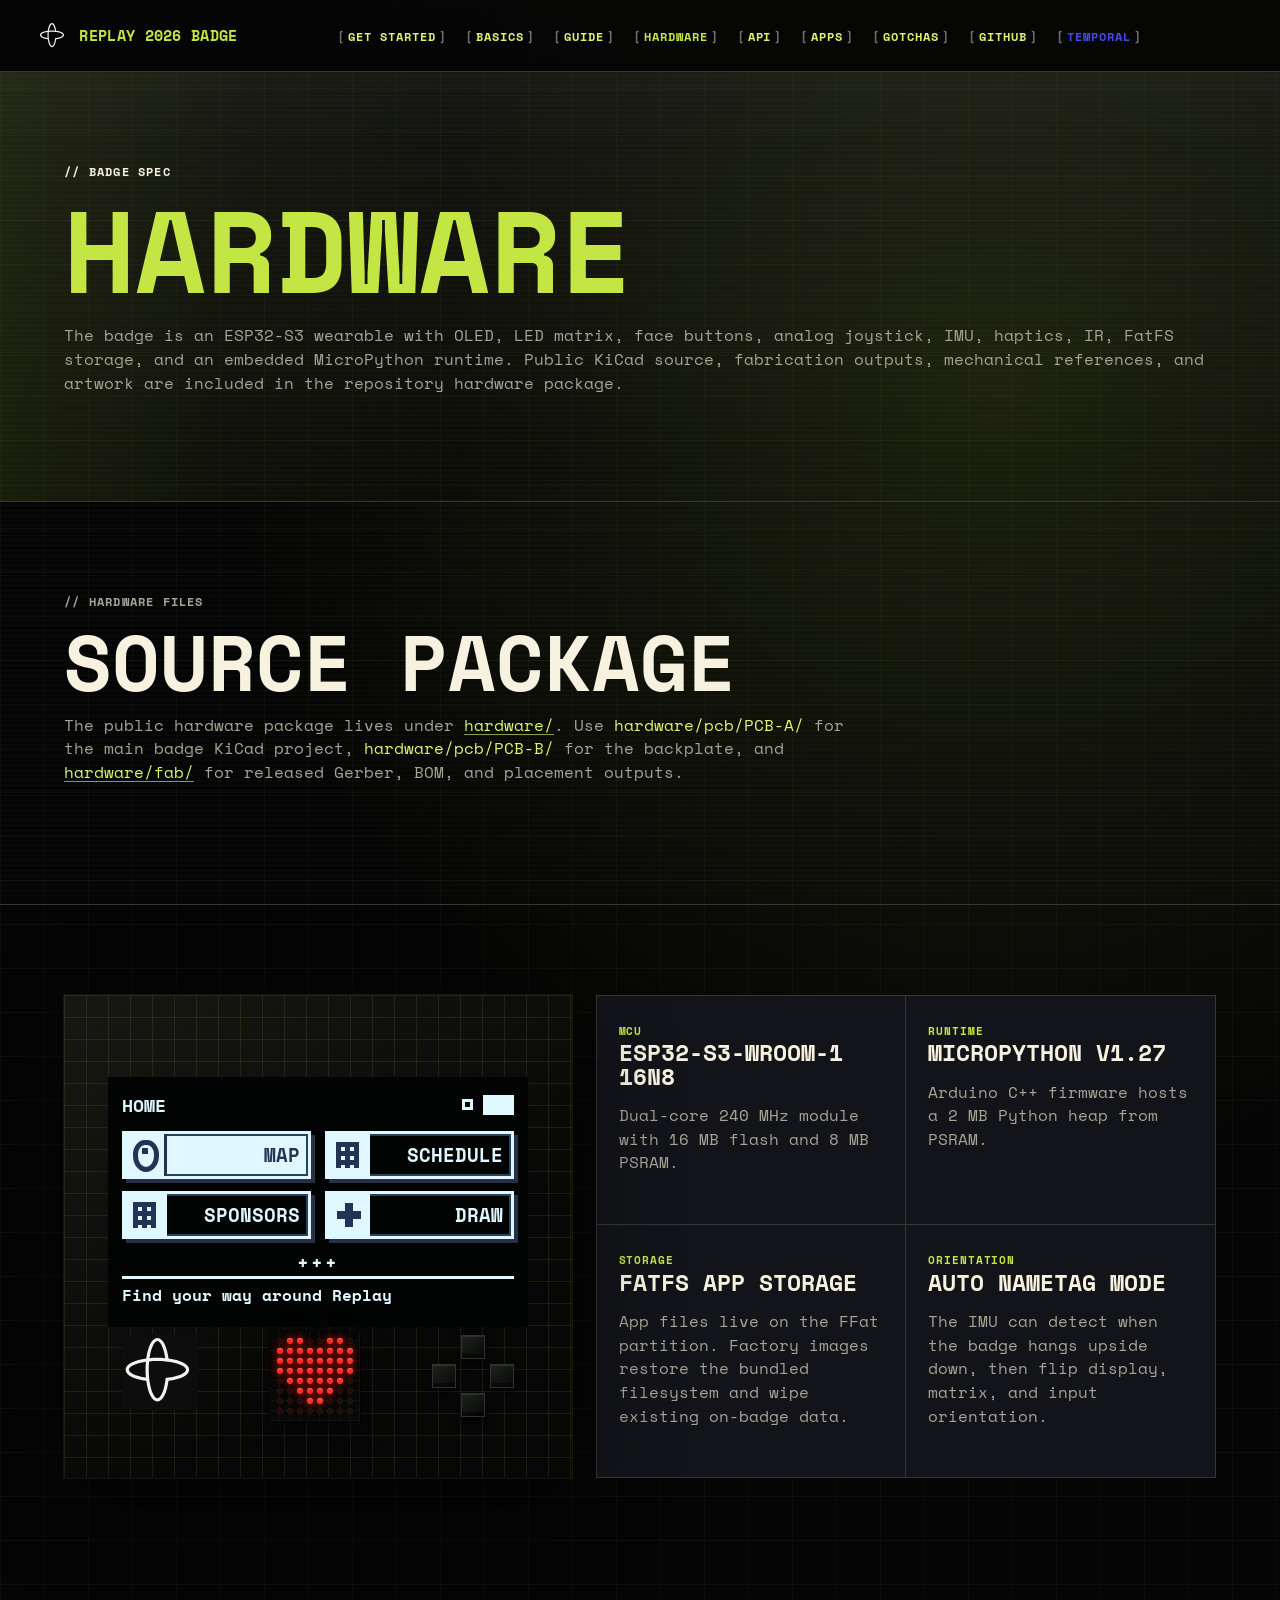
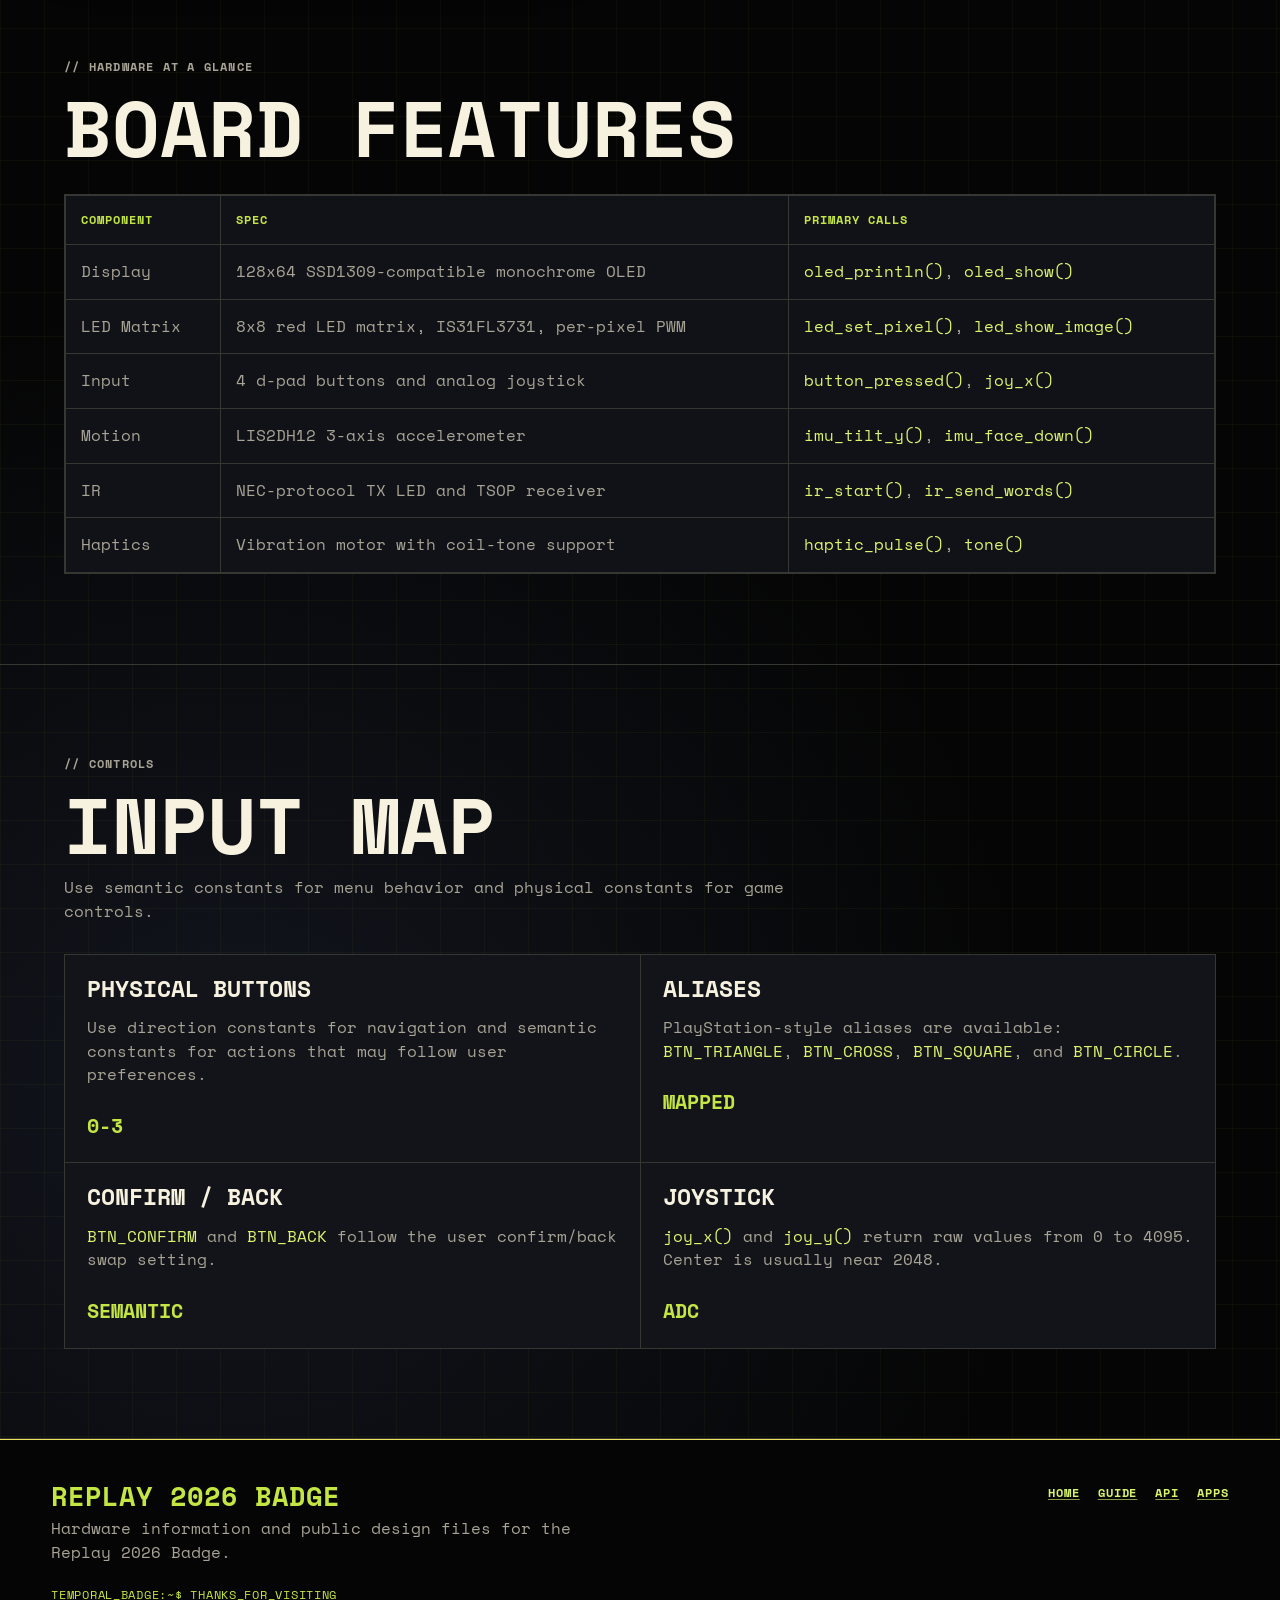
<file: docs/hardware.html>
<!doctype html>
<html lang="en">
  <head>
    <meta charset="utf-8" />
    <meta name="viewport" content="width=device-width, initial-scale=1" />
    <meta
      name="description"
      content="Hardware map and MicroPython controls for the Replay 2026 Badge."
    />
    <title>Hardware | Replay 2026 Badge</title>
    <link rel="icon" href="favicon.svg" type="image/svg+xml" />
    <link rel="preconnect" href="https://fonts.googleapis.com" />
    <link rel="preconnect" href="https://fonts.gstatic.com" crossorigin />
    <link
      href="https://fonts.googleapis.com/css2?family=Space+Mono:wght@400;700&display=swap"
      rel="stylesheet"
      media="print"
      onload="this.media='all'"
    />
    <noscript>
      <link
        href="https://fonts.googleapis.com/css2?family=Space+Mono:wght@400;700&display=swap"
        rel="stylesheet"
      />
    </noscript>
    <link rel="stylesheet" href="css/base.css" />
    <link rel="stylesheet" href="css/badge.css" />
    <link rel="stylesheet" href="css/basics.css" />
    <link rel="stylesheet" href="css/components.css" />
    <link rel="stylesheet" href="css/guide.css" />
    <link rel="stylesheet" href="css/responsive.css" />
  </head>
  <body>
    <header class="site-header">
      <a class="brand" href="index.html">
        <img
          class="brand-mark"
          src="assets/temporal-symbol.svg"
          alt=""
          aria-hidden="true"
          width="30"
          height="30"
        /><span>Replay 2026 Badge</span>
      </a>
      <nav class="site-nav" aria-label="Primary navigation">
        <a href="get-started.html">Get Started</a>
        <a href="basics.html">Basics</a>
        <a href="developer-guide.html">Guide</a>
        <a aria-current="page" href="hardware.html">Hardware</a>
        <a href="api-reference.html">API</a>
        <a href="apps.html">Apps</a>
        <a href="hacks.html">Gotchas</a>
        <a href="https://github.com/temporal-community/badge.temporal.io" target="_blank" rel="noopener noreferrer">GitHub</a>
        <a
          class="header-link"
          href="https://temporal.io/"
          target="_blank"
          rel="noopener noreferrer"
          >Temporal</a
        >
      </nav>
    </header>

    <main>
      <section class="page-hero">
        <p class="eyebrow">// BADGE SPEC</p>
        <h1>Hardware</h1>
        <p>
          The badge is an ESP32-S3 wearable with OLED, LED matrix, face
          buttons, analog joystick, IMU, haptics, IR, FatFS storage, and an
          embedded MicroPython runtime. Public KiCad source, fabrication
          outputs, mechanical references, and artwork are included in the
          repository hardware package.
        </p>
      </section>

      <section class="section">
        <div class="section-heading">
          <p class="eyebrow">// HARDWARE FILES</p>
          <h2>Source Package</h2>
          <p>
            The public hardware package lives under
            <a
              href="https://github.com/temporal-community/badge.temporal.io/tree/main/hardware"
              target="_blank"
              rel="noopener noreferrer"
              ><code>hardware/</code></a
            >. Use <code>hardware/pcb/PCB-A/</code> for the main badge KiCad
            project, <code>hardware/pcb/PCB-B/</code> for the backplate, and
            <a
              href="https://github.com/temporal-community/badge.temporal.io/tree/main/hardware/fab"
              target="_blank"
              rel="noopener noreferrer"
              ><code>hardware/fab/</code></a
            > for released Gerber, BOM, and placement outputs.
          </p>
        </div>
      </section>

      <section class="hardware-map">
        <div
          class="badge-visual"
          aria-label="Stylized Replay 2026 Badge hardware preview"
        >
          <div class="badge-body">
            <div class="screen">
              <div class="badge-menu-top">
                <span>HOME</span>
                <span class="status-icons" aria-hidden="true"
                  ><span class="status-dot"></span><span class="battery"></span
                ></span>
              </div>
              <div class="badge-menu-grid">
                <div class="menu-tile active">
                  <span class="tile-icon map-icon" aria-hidden="true"></span>
                  <strong>MAP</strong>
                </div>
                <div class="menu-tile">
                  <span
                    class="tile-icon calendar-icon"
                    aria-hidden="true"
                  ></span>
                  <strong>SCHEDULE</strong>
                </div>
                <div class="menu-tile">
                  <span class="tile-icon grid-icon" aria-hidden="true"></span>
                  <strong>SPONSORS</strong>
                </div>
                <div class="menu-tile">
                  <span
                    class="tile-icon workflow-icon"
                    aria-hidden="true"
                  ></span>
                  <strong>DRAW</strong>
                </div>
              </div>
              <div class="badge-menu-pager" aria-hidden="true">+++</div>
              <div class="badge-menu-footer">
                <strong>Find your way around Replay</strong>
              </div>
            </div>
            <div class="controls">
              <span></span>
              <div class="led-matrix" role="img" aria-label="8 by 8 LED matrix showing a heart">
                <i></i><i class="on"></i><i class="on"></i><i></i><i></i><i class="on"></i><i class="on"></i><i></i>
                <i class="on"></i><i class="on"></i><i class="on"></i><i class="on"></i><i class="on"></i><i class="on"></i><i class="on"></i><i class="on"></i>
                <i class="on"></i><i class="on"></i><i class="on"></i><i class="on"></i><i class="on"></i><i class="on"></i><i class="on"></i><i class="on"></i>
                <i class="on"></i><i class="on"></i><i class="on"></i><i class="on"></i><i class="on"></i><i class="on"></i><i class="on"></i><i class="on"></i>
                <i></i><i class="on"></i><i class="on"></i><i class="on"></i><i class="on"></i><i class="on"></i><i class="on"></i><i></i>
                <i></i><i></i><i class="on"></i><i class="on"></i><i class="on"></i><i class="on"></i><i></i><i></i>
                <i></i><i></i><i></i><i class="on"></i><i class="on"></i><i></i><i></i><i></i>
                <i></i><i></i><i></i><i></i><i></i><i></i><i></i><i></i>
              </div>
              <span class="dpad" role="img" aria-label="Directional controls">
                <i class="dpad-up"></i>
                <i class="dpad-left"></i>
                <i class="dpad-right"></i>
                <i class="dpad-down"></i>
              </span>
            </div>
          </div>
        </div>

        <div class="component-grid">
          <article>
            <span>MCU</span>
            <h3>ESP32-S3-WROOM-1 16N8</h3>
            <p>Dual-core 240 MHz module with 16 MB flash and 8 MB PSRAM.</p>
          </article>
          <article>
            <span>Runtime</span>
            <h3>MicroPython v1.27</h3>
            <p>Arduino C++ firmware hosts a 2 MB Python heap from PSRAM.</p>
          </article>
          <article>
            <span>Storage</span>
            <h3>FatFS App Storage</h3>
            <p>
              App files live on the FFat partition. Factory images restore the
              bundled filesystem and wipe existing on-badge data.
            </p>
          </article>
          <article>
            <span>Orientation</span>
            <h3>Auto Nametag Mode</h3>
            <p>
              The IMU can detect when the badge hangs upside down, then flip
              display, matrix, and input orientation.
            </p>
          </article>
        </div>
      </section>

      <section class="section">
        <div class="section-heading">
          <p class="eyebrow">// HARDWARE AT A GLANCE</p>
          <h2>Board Features</h2>
        </div>
        <div class="table-wrap">
          <table>
            <thead>
              <tr>
                <th>Component</th>
                <th>Spec</th>
                <th>Primary Calls</th>
              </tr>
            </thead>
            <tbody>
              <tr>
                <td>Display</td>
                <td>128x64 SSD1309-compatible monochrome OLED</td>
                <td><code>oled_println()</code>, <code>oled_show()</code></td>
              </tr>
              <tr>
                <td>LED Matrix</td>
                <td>8x8 red LED matrix, IS31FL3731, per-pixel PWM</td>
                <td><code>led_set_pixel()</code>, <code>led_show_image()</code></td>
              </tr>
              <tr>
                <td>Input</td>
                <td>4 d-pad buttons and analog joystick</td>
                <td><code>button_pressed()</code>, <code>joy_x()</code></td>
              </tr>
              <tr>
                <td>Motion</td>
                <td>LIS2DH12 3-axis accelerometer</td>
                <td><code>imu_tilt_y()</code>, <code>imu_face_down()</code></td>
              </tr>
              <tr>
                <td>IR</td>
                <td>NEC-protocol TX LED and TSOP receiver</td>
                <td><code>ir_start()</code>, <code>ir_send_words()</code></td>
              </tr>
              <tr>
                <td>Haptics</td>
                <td>Vibration motor with coil-tone support</td>
                <td><code>haptic_pulse()</code>, <code>tone()</code></td>
              </tr>
            </tbody>
          </table>
        </div>
      </section>

      <section class="section">
        <div class="section-heading">
          <p class="eyebrow">// CONTROLS</p>
          <h2>Input Map</h2>
          <p>
            Use semantic constants for menu behavior and physical constants for
            game controls.
          </p>
        </div>
        <div class="spec-grid">
          <article>
            <h3>Physical Buttons</h3>
            <p>
              Use direction constants for navigation and semantic constants
              for actions that may follow user preferences.
            </p>
            <strong>0-3</strong>
          </article>
          <article>
            <h3>Aliases</h3>
            <p>
              PlayStation-style aliases are available:
              <code>BTN_TRIANGLE</code>, <code>BTN_CROSS</code>,
              <code>BTN_SQUARE</code>, and <code>BTN_CIRCLE</code>.
            </p>
            <strong>mapped</strong>
          </article>
          <article>
            <h3>Confirm / Back</h3>
            <p>
              <code>BTN_CONFIRM</code> and <code>BTN_BACK</code> follow the
              user confirm/back swap setting.
            </p>
            <strong>semantic</strong>
          </article>
          <article>
            <h3>Joystick</h3>
            <p>
              <code>joy_x()</code> and <code>joy_y()</code> return raw values
              from 0 to 4095. Center is usually near 2048.
            </p>
            <strong>ADC</strong>
          </article>
        </div>
      </section>
    </main>

    <footer class="site-footer">
      <div>
        <h2>Replay 2026 Badge</h2>
        <p>
          Hardware information and public design files for the Replay 2026
          Badge.
        </p>
      </div>
      <nav aria-label="Footer navigation">
        <a href="index.html">Home</a>
        <a href="developer-guide.html">Guide</a>
        <a href="api-reference.html">API</a>
        <a href="apps.html">Apps</a>
      </nav>
    </footer>
  </body>
</html>
</file>
<file: docs/css/base.css>
:root {
  color-scheme: dark;
  --bg: #050505;
  --bg-2: #0b0c0f;
  --panel: #111217;
  --panel-2: #17191f;
  --ink: #f6f2df;
  --muted: #a7a395;
  --dim: #6f716c;
  --line: #363633;
  --line-bright: #ece05a;
  --yellow: #c4e644;
  --yellow-soft: #d9f56f;
  --green: #62d68a;
  --blue: #8aa8ff;
  --red: #ff6d55;
  --indigo: #444ce7;
  --shadow: 0 0 0 1px rgba(196, 230, 68, 0.08), 0 28px 90px rgba(0, 0, 0, 0.46);
  --panel-solid: rgba(17, 18, 23, 0.93);
  --mono: "Space Mono", "Space Mono Fallback", ui-monospace, SFMono-Regular,
    Menlo, Consolas, monospace;
}

/* Space Mono is loaded asynchronously, so the first paint uses a fallback and
   the swap reflows the page. Space Mono's advance is 1.65% wider than the
   monospace faces browsers fall back to here, which is enough to re-wrap the
   header nav from two rows to three and shove the page down ~47px. Matching
   the advance up front keeps the line breaks identical before and after the
   swap. Only the pre-swap frame is affected; the loaded font renders as
   before. */
@font-face {
  font-family: "Space Mono Fallback";
  src:
    local("Menlo"),
    local("DejaVu Sans Mono"),
    local("Liberation Mono"),
    local("Consolas"),
    local("Courier New");
  size-adjust: 101.65%;
}

* {
  box-sizing: border-box;
}

html {
  scroll-behavior: smooth;
}

body {
  margin: 0;
  min-height: 100vh;
  background:
    linear-gradient(rgba(196, 230, 68, 0.04) 1px, transparent 1px),
    linear-gradient(90deg, rgba(196, 230, 68, 0.035) 1px, transparent 1px),
    radial-gradient(
      circle at 78% 12%,
      rgba(196, 230, 68, 0.12),
      transparent 26%
    ),
    radial-gradient(
      circle at 18% 84%,
      rgba(138, 168, 255, 0.1),
      transparent 28%
    ),
    var(--bg);
  background-size:
    44px 44px,
    44px 44px,
    auto,
    auto,
    auto;
  color: var(--ink);
  font-family: var(--mono);
  line-height: 1.48;
  text-transform: uppercase;
}

body::before {
  content: "";
  position: fixed;
  inset: 0;
  z-index: -1;
  pointer-events: none;
  background:
    linear-gradient(180deg, rgba(255, 255, 255, 0.035), transparent 16%),
    repeating-linear-gradient(
      180deg,
      rgba(255, 255, 255, 0.024) 0 1px,
      transparent 1px 5px
    );
  mix-blend-mode: screen;
}

a {
  color: var(--yellow-soft);
  text-decoration: underline;
  text-decoration-color: rgba(217, 245, 111, 0.62);
  text-decoration-thickness: 1px;
  text-underline-offset: 0.2em;
}

a:hover {
  color: var(--yellow);
  text-decoration-color: currentColor;
}

p,
li {
  text-transform: none;
}

code {
  color: var(--yellow-soft);
  font-family: var(--mono);
  text-transform: none;
}

.site-header {
  position: -webkit-sticky;
  position: sticky;
  top: 0;
  z-index: 20;
  display: grid;
  grid-template-columns: auto 1fr auto;
  align-items: center;
  gap: 26px;
  min-height: 72px;
  padding: 14px clamp(16px, 3vw, 40px);
  border-bottom: 1px solid var(--line);
  background: rgba(5, 5, 5, 0.9);
  -webkit-backdrop-filter: blur(16px);
  backdrop-filter: blur(16px);
}

.brand {
  display: inline-flex;
  align-items: center;
  gap: 11px;
  min-width: -webkit-max-content;
  min-width: -moz-max-content;
  min-width: max-content;
  color: var(--yellow);
  font-size: 0.95rem;
  font-weight: 900;
  letter-spacing: 0.02em;
  text-decoration: none;
}

.brand-mark {
  width: 30px;
  height: 30px;
  display: block;
  -o-object-fit: contain;
  object-fit: contain;
  transform: scale(2.5);
}

.site-nav {
  display: flex;
  flex-wrap: wrap;
  justify-content: center;
  gap: 6px 18px;
  color: var(--muted);
  font-family: var(--mono);
  font-size: 0.76rem;
  font-weight: 800;
  letter-spacing: 0.08em;
}

.site-nav a {
  position: relative;
  padding: 8px 0;
  text-decoration: none;
}

.site-nav a::before {
  content: "[";
  color: var(--dim);
  margin-right: 3px;
}

.site-nav a::after {
  content: "]";
  color: var(--dim);
  margin-left: 3px;
}

.site-nav a[aria-current="page"],
.site-nav a:hover {
  color: var(--yellow);
}

.header-link {
  color: var(--indigo);
}

.section,
.page-hero,
.procedure-list,
.hardware-map,
.feature-row {
  padding: clamp(52px, 7vw, 94px) clamp(24px, 5vw, 64px);
}

.page-hero {
  position: relative;
  border-bottom: 1px solid var(--line);
  background:
    linear-gradient(90deg, rgba(196, 230, 68, 0.11), transparent 36%),
    linear-gradient(180deg, rgba(255, 255, 255, 0.04), transparent);
}

.page-hero.compact {
  padding-bottom: 68px;
}

.page-hero p:not(.eyebrow),
.section-heading p,
.split-band p,
.feature-row p,
.procedure p,
.component-grid p,
.spec-grid p,
.app-card p,
.site-footer p {
  color: var(--muted);
}

.section {
  border-bottom: 1px solid var(--line);
}

.section-heading {
  max-width: 800px;
  margin-bottom: 30px;
}

.section-heading h2::before {
  color: var(--yellow);
  font-family: var(--mono);
  font-size: 0.25em;
  vertical-align: middle;
}

/* Hairline grid: cells sit on a 1px gap that lets the track colour through,
   so the dividers cost no extra borders. Page sheets add the column counts. */
.card-grid,
.hack-list,
.component-grid,
.spec-grid,
.api-grid,
.callout-grid,
.basics-facts,
.basics-detail {
  display: grid;
  gap: 1px;
  border: 1px solid var(--line);
  background: var(--line);
}

/* Full-bleed section variants take a bottom rule instead of a box. */
.procedure-list,
.feature-row {
  display: grid;
  gap: 1px;
  border-bottom: 1px solid var(--line);
  background: var(--line);
}

.card-grid.two {
  grid-template-columns: repeat(2, minmax(0, 1fr));
}

.card-grid.three {
  grid-template-columns: repeat(3, minmax(0, 1fr));
}

.card-grid.four {
  grid-template-columns: repeat(4, minmax(0, 1fr));
}

.app-card,
.procedure,
.component-grid article,
.spec-grid article,
.feature-row article {
  background: var(--panel-solid);
}

.app-card {
  min-height: 230px;
  padding: 22px;
}

.app-card.wide {
  min-height: 196px;
}

.app-icon {
  width: 54px;
  height: 54px;
  margin-bottom: 18px;
  border: 1px solid var(--yellow);
  background: var(--yellow);
}

.app-icon.trace {
  background: linear-gradient(
    180deg,
    var(--yellow) 18%,
    transparent 18% 32%,
    var(--green) 32% 62%,
    transparent 62% 74%,
    var(--red) 74%
  );
}

.app-icon.temporal {
  background: conic-gradient(
    from 90deg,
    var(--yellow),
    var(--green),
    var(--blue),
    var(--yellow)
  );
}

.app-icon.signal {
  background:
    radial-gradient(
      circle,
      var(--yellow) 0 22%,
      transparent 23% 38%,
      var(--green) 39% 56%,
      transparent 57%
    ),
    #060606;
}

.app-icon.profile {
  background: linear-gradient(#060606 0 44%, var(--yellow) 44% 100%);
}

.app-icon.pulse {
  background: repeating-linear-gradient(
    90deg,
    var(--green) 0 8px,
    #060606 8px 14px
  );
}

.app-icon.gallery {
  background:
    linear-gradient(135deg, transparent 48%, #060606 49% 53%, transparent 54%),
    linear-gradient(45deg, var(--yellow), var(--blue));
}

.app-icon.timer {
  background: radial-gradient(
    circle,
    transparent 0 38%,
    #060606 39% 45%,
    var(--red) 46%
  );
}

.app-icon.map {
  background:
    radial-gradient(circle at 20% 28%, #060606 0 5px, transparent 6px),
    radial-gradient(circle at 70% 62%, #060606 0 5px, transparent 6px),
    linear-gradient(135deg, transparent 45%, #060606 46% 51%, transparent 52%),
    var(--yellow);
}

.section-link {
  margin-top: 24px;
  color: var(--yellow);
  font-family: var(--mono);
  font-size: 0.78rem;
  font-weight: 900;
  letter-spacing: 0.08em;
}

.section-link a::after {
  content: " ->";
}

.split-band {
  display: grid;
  grid-template-columns: minmax(0, 0.85fr) minmax(300px, 1.15fr);
  gap: 28px;
  align-items: start;
  background: rgba(255, 255, 255, 0.025);
}

.hack-list a {
  display: grid;
  grid-template-columns: 120px minmax(0, 1fr) 78px;
  gap: 14px;
  align-items: center;
  padding: 16px;
  background: var(--panel);
  text-decoration: none;
}

.hack-list a:hover {
  background: var(--panel-2);
}

.hack-list span {
  color: var(--yellow);
  font-family: var(--mono);
  font-size: 0.68rem;
  font-weight: 900;
  letter-spacing: 0.08em;
}

.hack-list em {
  color: var(--green);
  font-family: var(--mono);
  font-size: 0.72rem;
  font-style: normal;
  font-weight: 800;
  letter-spacing: 0.05em;
}

.procedure {
  display: grid;
  grid-template-columns: minmax(230px, 0.55fr) minmax(0, 1fr);
  gap: 22px;
  padding: 22px;
}

.procedure-number {
  display: inline-block;
  margin-bottom: 12px;
  color: var(--yellow);
  font-family: var(--mono);
  font-weight: 950;
}

.procedure-number::before {
  content: "_";
}

.procedure ol {
  margin: 0;
  padding-left: 22px;
}

.procedure li + li {
  margin-top: 10px;
}

.site-footer {
  position: relative;
  display: grid;
  grid-template-columns: minmax(0, 1fr) auto;
  gap: 24px;
  padding: 44px clamp(16px, 4vw, 56px) 58px;
  border-top: 1px solid var(--line-bright);
  background: #050505;
}

.site-footer::after {
  content: "temporal_badge:~$ thanks_for_visiting";
  position: absolute;
  left: clamp(16px, 4vw, 56px);
  bottom: 20px;
  color: var(--yellow);
  font-family: var(--mono);
  font-size: 0.76rem;
  letter-spacing: 0.06em;
}

.site-footer h2 {
  margin-bottom: 8px;
  color: var(--yellow);
  font-size: 1.7rem;
}

.site-footer p {
  max-width: 560px;
  margin: 0;
}

.site-footer nav {
  display: flex;
  flex-wrap: wrap;
  gap: 12px 18px;
  align-content: start;
  justify-content: end;
  color: var(--muted);
  font-family: var(--mono);
  font-size: 0.72rem;
  font-weight: 900;
  letter-spacing: 0.08em;
}
</file>
<file: docs/css/badge.css>
.hero {
  position: relative;
  display: grid;
  grid-template-columns: minmax(0, 0.95fr) minmax(320px, 1.05fr);
  gap: clamp(28px, 5vw, 72px);
  min-height: calc(100vh - 72px);
  padding: clamp(52px, 6vw, 84px) clamp(16px, 4vw, 56px) 22px;
  overflow: hidden;
}

.hero::after {
  content: "";
  position: absolute;
  inset: auto 0 0;
  height: 1px;
  background: linear-gradient(90deg, transparent, var(--yellow), transparent);
  opacity: 0.75;
}

.hero-copy,
.badge-visual,
.stats-strip {
  position: relative;
  z-index: 1;
}

.eyebrow {
  margin: 0 0 16px;
  color: var(--white);
  font-family: var(--mono);
  font-size: 0.76rem;
  font-weight: 900;
  letter-spacing: 0.1em;
}

h1,
h2,
h3 {
  margin-top: 0;
  font-weight: 950;
  letter-spacing: 0;
  line-height: 0.92;
  overflow-wrap: normal;
  word-break: normal;
  -webkit-hyphens: none;
  -ms-hyphens: none;
  hyphens: none;
}

p {
  overflow-wrap: anywhere;
}

h1 {
  max-width: 920px;
  margin-bottom: 22px;
  color: var(--yellow);
  font-size: 8rem;
}

.page-hero h1 {
  max-width: none;
  font-size: 7.25rem;
}

h2 {
  margin-bottom: 14px;
  font-size: 4.9rem;
}

h3 {
  margin-bottom: 10px;
  font-size: 1.45rem;
  line-height: 1;
}

.lede {
  max-width: 690px;
  margin: 0;
  color: var(--ink);
  font-family: var(--mono);
  font-size: 1.12rem;
  line-height: 1.65;
}

.hero-actions {
  display: flex;
  flex-wrap: wrap;
  gap: 12px;
  margin-top: 34px;
}

.button {
  display: inline-flex;
  align-items: center;
  justify-content: center;
  min-height: 48px;
  padding: 0 18px;
  border: 1px solid var(--line);
  background: transparent;
  color: var(--ink);
  font-family: var(--mono);
  font-size: 0.78rem;
  font-weight: 900;
  letter-spacing: 0.08em;
  text-decoration: none;
}

.button::after {
  content: " ->";
  color: var(--yellow);
}

.button.primary {
  border-color: var(--yellow);
  background: var(--yellow);
  color: var(--bg);
}

.button.primary::after {
  color: var(--bg);
}

.badge-visual {
  display: grid;
  place-items: start center;
  min-height: 470px;
  padding-top: 0;
}

.badge-body {
  position: relative;
  width: min(100%, 520px);
  aspect-ratio: 1.05;
  border: 0;
  background:
    linear-gradient(rgba(196, 230, 68, 0.1) 1px, transparent 1px),
    linear-gradient(90deg, rgba(196, 230, 68, 0.1) 1px, transparent 1px),
    linear-gradient(145deg, #171713, #070707 66%);
  background-size:
    22px 22px,
    22px 22px,
    auto;
  box-shadow: var(--shadow);
}

.badge-body > * {
  -webkit-backface-visibility: hidden;
  backface-visibility: hidden;
}

.screen {
  position: absolute;
  inset: 82px 44px auto;
  height: 250px;
  border: 0;
  background: #020404;
  color: #dff7ff;
  padding: 14px;
  font-family: var(--mono);
  -ms-interpolation-mode: nearest-neighbor;
  image-rendering: -moz-crisp-edges;
  image-rendering: pixelated;
}

.badge-menu-top {
  display: flex;
  align-items: center;
  justify-content: space-between;
  height: 28px;
  margin-bottom: 12px;
  color: #dff7ff;
  font-size: 1.15rem;
  font-weight: 700;
  line-height: 1;
}

.status-icons {
  display: flex;
  align-items: center;
  gap: 10px;
}

.status-dot {
  width: 11px;
  height: 11px;
  border: 3px solid #dff7ff;
  background: #020404;
}

.status-icons .battery {
  position: static;
  width: 31px;
  height: 20px;
  border: 2px solid #dff7ff;
  background: #dff7ff;
}

.badge-menu-grid {
  display: grid;
  grid-template-columns: repeat(2, minmax(0, 1fr));
  gap: 12px 14px;
}

.menu-tile {
  display: grid;
  grid-template-columns: 42px minmax(0, 1fr);
  align-items: center;
  height: 48px;
  border: 3px solid #dff7ff;
  box-shadow:
    inset 0 0 0 2px #26435a,
    4px 4px 0 #263149;
  color: #dff7ff;
  background: #020404;
}

.menu-tile.active {
  background: #dff7ff;
  color: #213455;
}

.menu-tile strong {
  display: block;
  min-width: 0;
  padding: 0 8px;
  font-size: 1.2rem;
  line-height: 1;
  text-align: right;
  white-space: nowrap;
}

.tile-icon {
  position: relative;
  display: block;
  width: 42px;
  height: 42px;
  border-right: 3px solid #dff7ff;
  background: #dff7ff;
}

.active .tile-icon {
  border-right-color: #213455;
}

.grid-icon::before,
.calendar-icon::before {
  content: "";
  position: absolute;
  inset: 8px;
  background:
    repeating-linear-gradient(90deg, #213455 0 5px, transparent 5px 9px),
    repeating-linear-gradient(#213455 0 5px, transparent 5px 9px);
}

.map-icon::before {
  content: "";
  position: absolute;
  left: 8px;
  top: 6px;
  width: 16px;
  height: 22px;
  border: 5px solid #213455;
  border-radius: 50% 50% 55% 55%;
  background: #dff7ff;
}

.map-icon::after {
  content: "";
  position: absolute;
  left: 17px;
  top: 14px;
  width: 6px;
  height: 6px;
  background: #213455;
}

.workflow-icon::before,
.workflow-icon::after {
  content: "";
  position: absolute;
  background: #213455;
}

.workflow-icon::before {
  left: 9px;
  top: 17px;
  width: 24px;
  height: 8px;
}

.workflow-icon::after {
  left: 17px;
  top: 9px;
  width: 8px;
  height: 24px;
}

.badge-menu-pager {
  margin: 14px 0 4px;
  color: #dff7ff;
  font-size: 1.2rem;
  font-weight: 700;
  line-height: 1;
  text-align: center;
  letter-spacing: 0.1em;
}

.badge-menu-footer {
  display: flex;
  align-items: center;
  gap: 10px;
  padding-top: 8px;
  border-top: 3px solid #dff7ff;
  color: #dff7ff;
  font-size: 1rem;
  line-height: 1;
  white-space: nowrap;
}

.badge-menu-footer span {
  display: inline-block;
  transform: rotate(180deg);
}

.badge-menu-footer strong {
  font-weight: 700;
  text-transform: none;
}

.controls {
  position: absolute;
  left: 58px;
  right: 58px;
  bottom: 56px;
  display: flex;
  align-items: center;
  justify-content: space-between;
}

.controls span {
  width: 58px;
  height: 58px;
  border: 1px solid var(--yellow);
  background-color: #0d0d0d;
  box-shadow: inset 0 0 0 12px #161616;
}

.controls span:first-child,
.controls span:not(.dpad) {
  border: 0;
  background-image: url("../assets/temporal-symbol.svg");
  background-position: center;
  background-repeat: no-repeat;
  background-size: 260%;
  box-shadow: none;
}

.controls span:first-child {
  width: 76px;
  height: 76px;
  margin-top: -9px;
}

.controls .dpad {
  position: relative;
  width: 82px;
  height: 82px;
  border: 0;
  background: transparent;
  box-shadow: none;
}

.led-matrix {
  display: grid;
  grid-template-columns: repeat(8, 1fr);
  grid-template-rows: repeat(8, 1fr);
  gap: 4px;
  width: 92px;
  height: 92px;
  padding: 8px;
  background:
    linear-gradient(rgba(255, 255, 255, 0.04) 1px, transparent 1px),
    linear-gradient(90deg, rgba(255, 255, 255, 0.04) 1px, transparent 1px),
    #070807;
  background-size:
    10px 10px,
    10px 10px,
    auto;
  box-shadow:
    inset 0 0 0 1px rgba(0, 0, 0, 0.8),
    0 10px 22px rgba(0, 0, 0, 0.45);
}

.led-matrix i {
  display: block;
  width: 100%;
  aspect-ratio: 1;
  border-radius: 50%;
  background: #1b0d0c;
  box-shadow: inset 0 0 0 1px rgba(255, 109, 85, 0.08);
}

.led-matrix i.on {
  background: #ff2f24;
  box-shadow:
    0 0 7px rgba(255, 47, 36, 0.9),
    0 0 18px rgba(255, 47, 36, 0.38),
    inset 0 1px 0 rgba(255, 255, 255, 0.32);
}

.dpad i {
  position: absolute;
  display: block;
  width: 24px;
  height: 24px;
  border: 1px solid #30342f;
  background: linear-gradient(145deg, #20221f, #070807);
  box-shadow:
    0 5px 10px rgba(0, 0, 0, 0.65),
    inset 0 1px 0 rgba(255, 255, 255, 0.08),
    inset 0 -4px 0 rgba(0, 0, 0, 0.48);
  transition:
    transform 120ms ease,
    box-shadow 120ms ease,
    background 120ms ease;
}

.dpad:hover i {
  background: linear-gradient(145deg, #252823, #090a09);
}

.dpad i:hover,
.dpad i:active {
  transform: translateY(3px);
  box-shadow:
    0 1px 3px rgba(0, 0, 0, 0.72),
    inset 0 2px 4px rgba(0, 0, 0, 0.62);
}

.dpad-up {
  top: 0;
  left: 29px;
}

.dpad-left {
  top: 29px;
  left: 0;
}

.dpad-right {
  top: 29px;
  right: 0;
}

.dpad-down {
  left: 29px;
  bottom: 0;
}

.stats-strip {
  grid-column: 1 / -1;
  display: grid;
  grid-template-columns: repeat(4, 1fr);
  border-top: 1px solid var(--line);
  border-bottom: 1px solid var(--line);
}

.stats-strip div {
  min-width: 0;
  padding: 20px;
  border-right: 1px solid var(--line);
  background: rgba(17, 18, 23, 0.72);
}

.stats-strip div:last-child {
  border-right: 0;
}

.stats-strip strong {
  display: block;
  color: var(--yellow);
  font-family: var(--mono);
  font-size: 3.5rem;
  line-height: 0.95;
}

.stats-strip span {
  color: var(--muted);
  font-family: var(--mono);
  font-size: 0.78rem;
  font-weight: 900;
  letter-spacing: 0.08em;
}
</file>
<file: docs/css/responsive.css>
/*
 * Responsive overrides.
 *
 * These rules must cascade after every other stylesheet. Page-level sheets
 * (badge.css, basics.css, components.css, guide.css, hacks.css) redeclare many
 * of the same selectors at equal specificity, so a media block that lives
 * earlier in the cascade loses to them and never takes effect. Keep this file
 * last in every <link> list.
 */

@media (max-width: 980px) {
  h1 {
    font-size: 5.75rem;
  }

  .page-hero h1 {
    font-size: 5.25rem;
  }

  h2 {
    font-size: 3.6rem;
  }

  .stats-strip strong {
    font-size: 2.75rem;
  }

  .feature-row h2 {
    font-size: 2.4rem;
  }

  .hero,
  .hardware-map,
  .split-band,
  .procedure,
  .site-footer {
    grid-template-columns: 1fr;
  }

  .hero {
    min-height: auto;
  }

.card-grid.four,
  .card-grid.three,
  .guide-toc,
  .screenshot-demo,
  .api-grid,
  .api-grid.dense,
  .callout-grid {
    grid-template-columns: repeat(2, minmax(0, 1fr));
  }

  .screenshot-demo {
    grid-template-columns: 1fr;
    max-width: 760px;
  }

  .screenshot-demo img {
    max-width: 100%;
  }

  .site-footer nav {
    justify-content: start;
  }
}

@media (max-width: 720px) {
  /* The nav wraps to three rows on a phone; pinned, that is a fifth of the
     screen on every scroll. Let it scroll away instead. */
  .site-header {
    position: static;
    grid-template-columns: 1fr;
    align-items: start;
    gap: 10px;
  }

  .site-nav {
    justify-content: flex-start;
  }

  .header-link {
    width: -webkit-max-content;
    width: -moz-max-content;
    width: max-content;
  }

  .hero {
    padding-top: 66px;
  }

.section,
  .page-hero,
  .procedure-list,
  .hardware-map,
  .feature-row,
  .guide-section {
    padding-inline: clamp(22px, 7vw, 36px);
  }

  h1,
  .page-hero h1 {
    font-size: 3.5rem;
  }

  h2 {
    font-size: 2.75rem;
  }

  h3 {
    font-size: 1.25rem;
  }

  .lede {
    font-size: 1rem;
  }

  /* Size the badge mock from its own column, not the viewport: viewport units
     ignore the section's inline padding and push the page sideways. */
  .badge-visual {
    width: 100%;
    height: auto;
    aspect-ratio: 95 / 95.24;
    min-height: 0;
    justify-self: center;
    place-items: start;
    overflow: visible;
  }

  .badge-body {
    position: absolute;
    top: 0;
    left: 0;
    width: 131.93%;
    transform: scale(0.7);
    transform-origin: top left;
  }

  .screen {
    inset: 82px 44px auto;
    height: 250px;
  }

  .menu-tile strong {
    font-size: 1rem;
  }

  .badge-menu-footer {
    font-size: 0.86rem;
  }

  .controls {
    left: 58px;
    right: 58px;
    bottom: 56px;
  }

  .controls span {
    width: 58px;
    height: 58px;
  }

.stats-strip,
  .card-grid.two,
  .card-grid.three,
  .card-grid.four,
  .component-grid,
  .spec-grid,
  .feature-row,
  .guide-toc,
  .basics-section,
  .api-grid,
  .api-grid.dense,
  .callout-grid {
    grid-template-columns: 1fr;
  }

  .hack-list a {
    grid-template-columns: 1fr;
    gap: 4px;
  }

  /* A single long word ("Communication", "PlatformIO") is wider than a phone
     column at these display sizes, and the desktop rules forbid breaking.
     `anywhere` rather than `break-word` so the word also stops inflating the
     min-content width of the grid track it sits in. */
  h1,
  h2,
  h3 {
    overflow-wrap: anywhere;
  }

  /* Long identifiers and file paths are the main source of sideways scroll on
     a phone. Let them wrap everywhere except inside code blocks, which scroll
     on their own so the listing stays readable. */
  p,
  li,
  dd,
  .lede {
    overflow-wrap: anywhere;
  }

  code {
    overflow-wrap: anywhere;
  }

  .code-block,
  .code-block code {
    overflow-wrap: normal;
  }

  /* Tables scroll inside their wrapper instead of wrapping every cell down to
     one character per line. hardware.html uses .table-wrap without loading
     guide.css, so it needs both rules here. */
  .table-wrap {
    overflow-x: auto;
  }

  table {
    min-width: 720px;
  }

  th,
  td,
  th code,
  td code {
    overflow-wrap: normal;
  }
}
</file>
<file: docs/css/guide.css>
.guide-toc {
  display: grid;
  grid-template-columns: repeat(3, minmax(0, 1fr));
  gap: 1px;
  padding: clamp(28px, 4vw, 44px) clamp(16px, 4vw, 56px);
  border-bottom: 1px solid var(--line);
  background: var(--line);
}

.guide-toc a {
  min-height: 54px;
  padding: 14px;
  background: var(--panel);
  color: var(--muted);
  font-family: var(--mono);
  font-size: 0.78rem;
  font-weight: 900;
  letter-spacing: 0.04em;
  text-decoration: none;
}

.guide-toc a:hover {
  color: var(--yellow);
  background: var(--panel-2);
}

.guide-section {
  scroll-margin-top: 88px;
  padding-inline: clamp(28px, 5vw, 72px);
}

.table-wrap {
  overflow-x: auto;
  border: 1px solid var(--line);
  background: var(--panel);
}

table {
  width: 100%;
  min-width: 720px;
  border-collapse: collapse;
  color: var(--muted);
  text-transform: none;
}

th,
td {
  padding: 15px;
  border: 1px solid var(--line);
  text-align: left;
  vertical-align: top;
}

th {
  color: var(--yellow);
  font-family: var(--mono);
  font-size: 0.78rem;
  letter-spacing: 0.08em;
  text-transform: uppercase;
}

.api-grid,
.callout-grid {
  grid-template-columns: repeat(3, minmax(0, 1fr));
}

.api-grid article,
.callout-grid p {
  min-width: 0;
  margin: 0;
  padding: 20px;
  background: var(--panel-solid);
  color: var(--muted);
}

.api-grid.dense {
  grid-template-columns: repeat(2, minmax(0, 1fr));
}

.api-grid h3 {
  color: var(--ink);
}

.api-grid article > span {
  display: block;
  margin-bottom: 10px;
  color: var(--green);
  font-family: var(--mono);
  font-size: 0.72rem;
  font-weight: 900;
  letter-spacing: 0.08em;
  text-transform: uppercase;
}

.narrow {
  max-width: 980px;
}

.code-block {
  overflow: auto;
  margin: 0;
  padding: 22px;
  border: 1px solid var(--line);
  background: #080808;
  color: #d7ffe1;
  font-family: var(--mono);
  font-size: 0.9rem;
  line-height: 1.55;
  text-transform: none;
}

.screenshot-demo {
  display: grid;
  grid-template-columns: minmax(260px, 512px) minmax(320px, 1fr);
  gap: 24px;
  align-items: stretch;
  max-width: 1180px;
}

.screenshot-demo img {
  width: 100%;
  max-width: 512px;
  image-rendering: pixelated;
  border: 1px solid var(--line);
  background: #000;
}

.screenshot-demo .code-block {
  min-width: 0;
  width: 100%;
}

.screenshot-note {
  margin-top: 28px;
  padding-top: 18px;
  border-top: 1px solid var(--line);
}
</file>
<file: docs/css/components.css>
.component-grid,
.spec-grid {
  grid-template-columns: repeat(2, minmax(0, 1fr));
}

.component-grid article,
.spec-grid article {
  padding: 22px;
}

.component-grid span {
  color: var(--yellow);
  font-family: var(--mono);
  font-size: 0.7rem;
  font-weight: 900;
  letter-spacing: 0.08em;
}

.spec-grid strong {
  display: inline-block;
  margin-top: 8px;
  color: var(--yellow);
  font-family: var(--mono);
  font-size: 1.25rem;
}

.feature-row {
  grid-template-columns: repeat(3, minmax(0, 1fr));
}

.feature-row article {
  padding: 22px;
}

.feature-row h2 {
  font-size: 3rem;
  line-height: 1;
  white-space: normal;
}
</file>
<file: docs/css/basics.css>
.hardware-map {
  display: grid;
  grid-template-columns: minmax(320px, 0.9fr) minmax(0, 1.1fr);
  gap: 24px;
}

.basics-map {
  align-items: center;
  background: rgba(255, 255, 255, 0.018);
}

.basics-panel {
  max-width: 720px;
}

.basics-panel h2 {
  max-width: 660px;
}

.basics-panel > p:not(.eyebrow),
.basics-detail span,
.basics-facts span {
  color: var(--muted);
}

.basics-facts {
  margin-top: 26px;
}

.basics-facts p,
.basics-detail p {
  display: grid;
  gap: 8px;
  min-width: 0;
  margin: 0;
  padding: 16px;
  background: var(--panel-solid);
}

.basics-facts strong,
.basics-detail strong {
  color: var(--yellow);
  font-family: var(--mono);
  font-size: 0.72rem;
  font-weight: 900;
  letter-spacing: 0.08em;
  text-transform: uppercase;
}

.basics-facts span,
.basics-detail span {
  text-transform: none;
}

.basics-section {
  display: grid;
  grid-template-columns: minmax(0, 0.95fr) minmax(280px, 0.65fr);
  gap: clamp(24px, 5vw, 72px);
  align-items: start;
}

.basics-section .section-heading {
  max-width: 860px;
  margin-bottom: 0;
}

.basics-section .basics-detail,
.basics-section .callout-grid {
  align-self: center;
}
</file>
<file: docs/css/hacks.css>
/* Section number for the Advanced heading on hacks.html. */
#advanced h2::before {
  content: "_03 / ";
}
</file>
